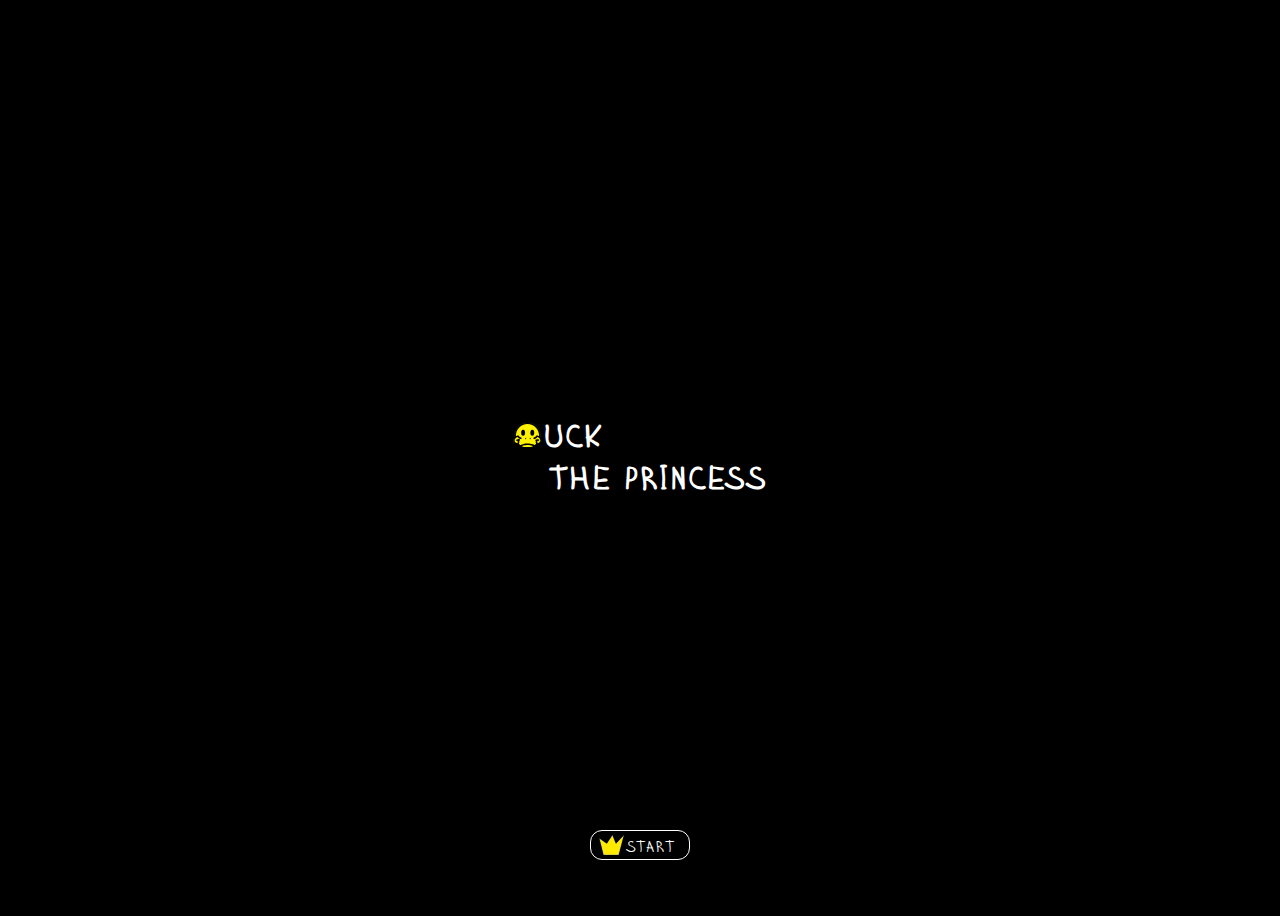
<file: index.html>
<!DOCTYPE html>
<html>
  <head>
    <title>Save the Princess</title>
    <link rel="icon" href="images/favicon.png" type="image/png">
    <meta charset="utf-8">
    <link rel="stylesheet" href="css/style.css">
  </head>

  <body>
    <div class="main">
      <h1 class="main-title"><span class="smile"></span>uck<span class="main-title--view">the Princess</span></h1>
      <a href="take-hero.html" class="link-hero"><button class="button-start">Start</button></a>
    </div>
  </body>
</html>
</file>
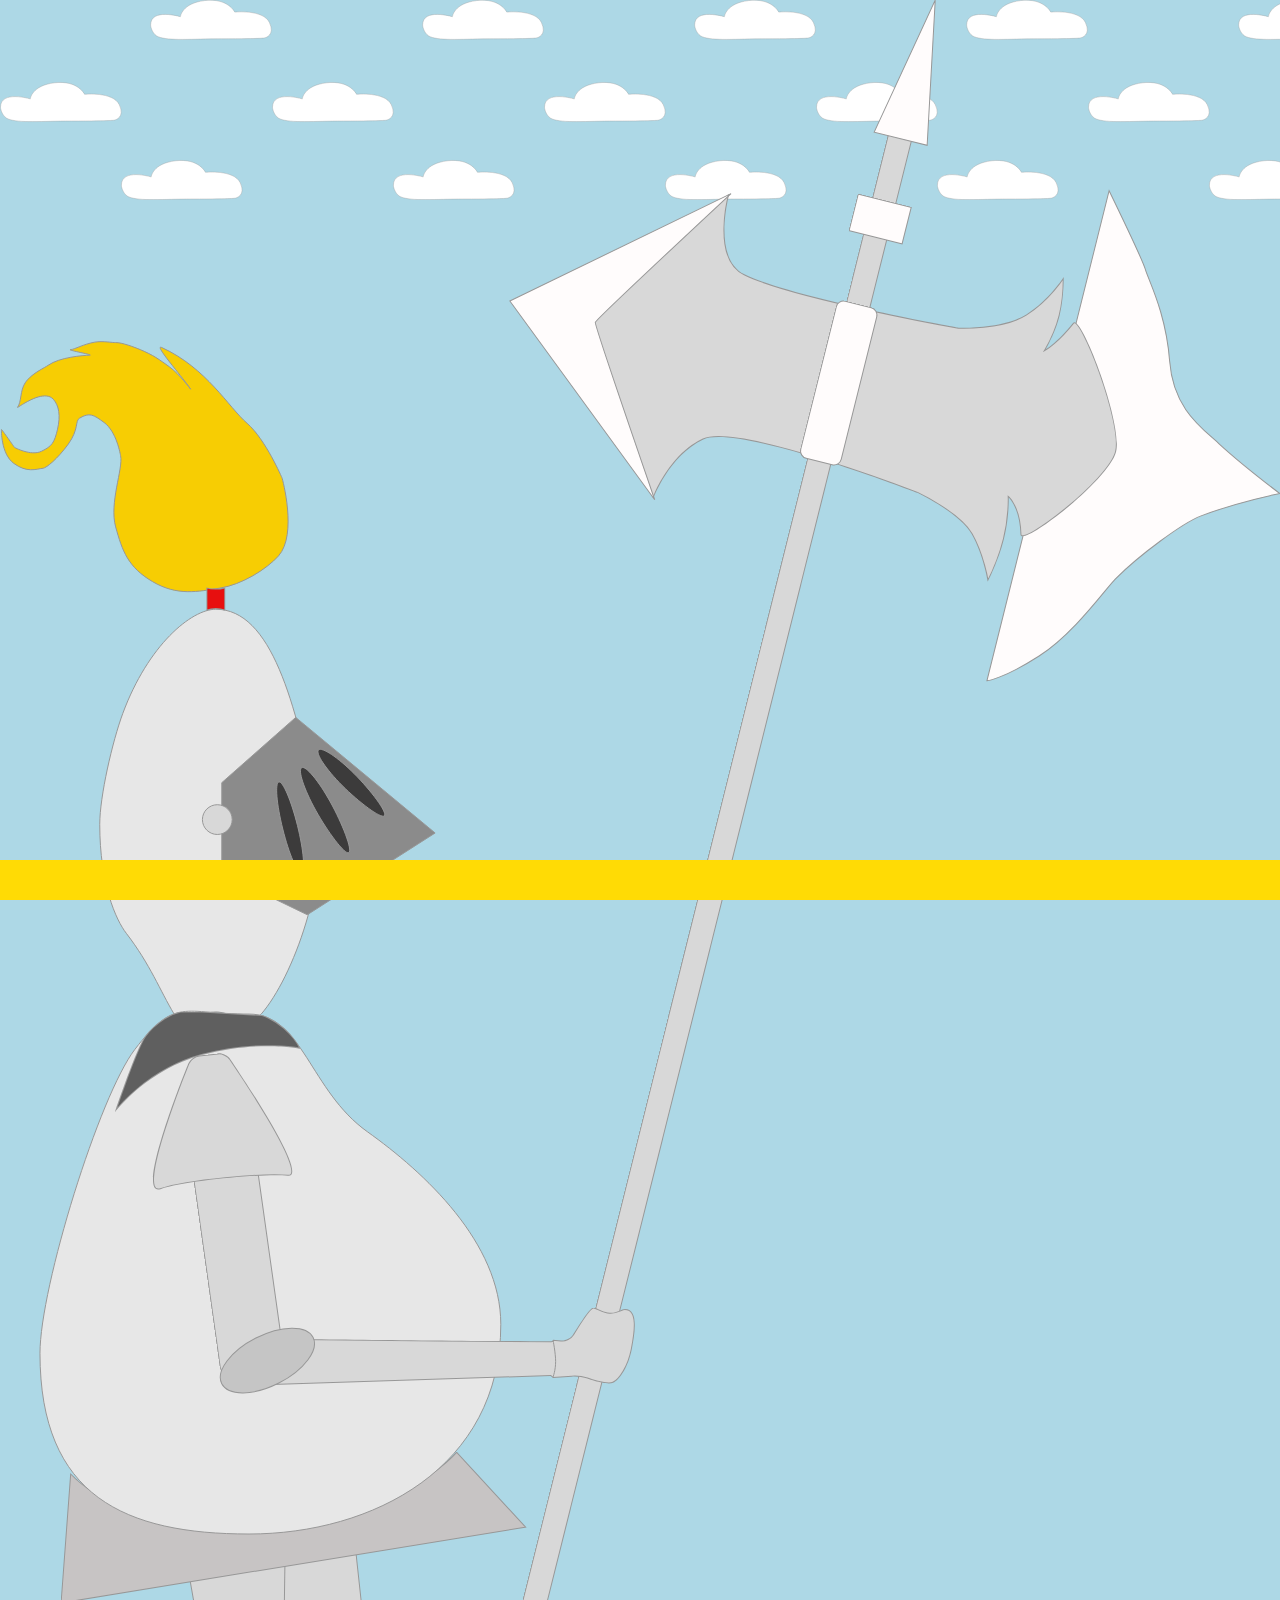
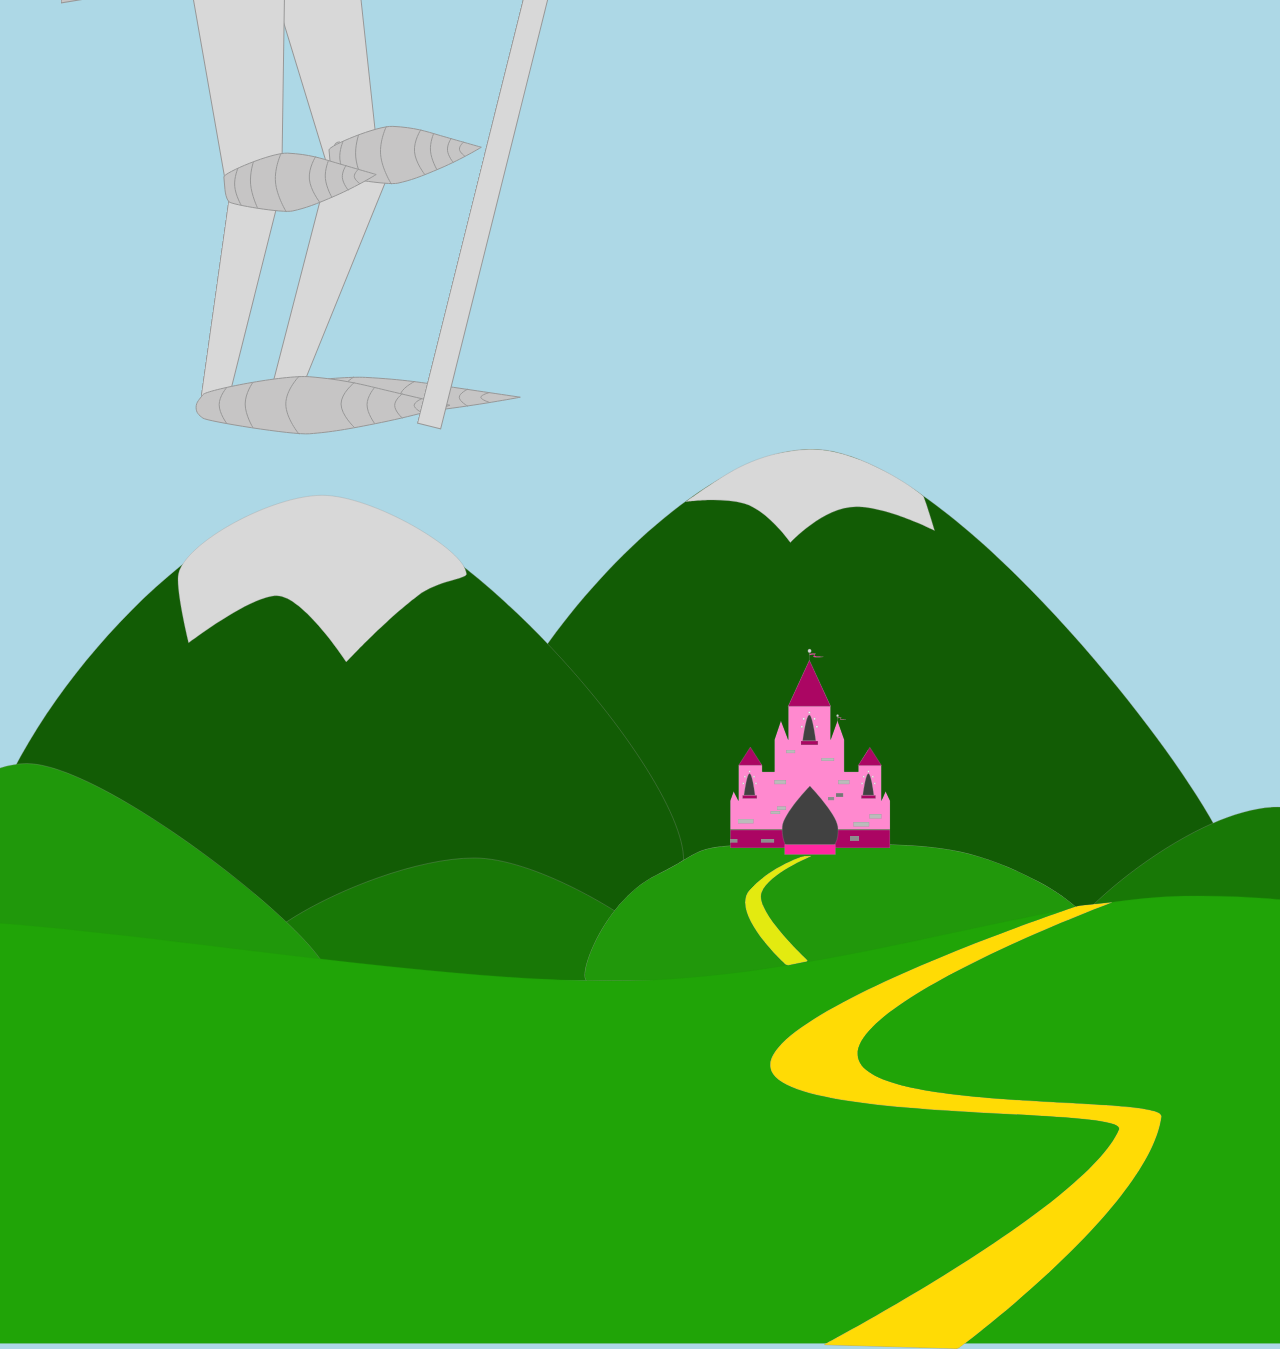
<file: battle.html>
<!DOCTYPE html>
<html>
  <head>
    <title>Save the Princess</title>
    <link rel="icon" href="images/favicon.png" type="image/png">
    <meta charset="utf-8">
    <link rel="stylesheet" href="css/battle.css">
    <link rel="stylesheet" href="css/teke-hero.css">
  </head>

  <body onclick="battleCavalier()">
    <div class="cloud"></div>
    <div id="cavalier">
      <svg
        width="100%"
        height="100%"
        viewBox="0 0 1290 2051"
        xmlns="http://www.w3.org/2000/svg"
        xmlns:xlink="http://www.w3.org/1999/xlink"
      >
        <title>рыцарь1</title><defs><path d="M40.754 17.54c-.228-4.417 3.163-7.997 7.58-7.997h100.289c4.414 0 7.504 3.541 6.9 7.925l-44.76 325.037c-.603 4.376-4.644 8.387-9.022 8.958l-35.528 4.628c-4.38.571-8.116-2.548-8.344-6.962L40.754 17.539z" id="a"/><mask id="o" x="0" y="0" width="114.855" height="346.616" fill="#fff"><use xlink:href="#a"/></mask><path d="M67.239 331.363c-.116-4.415 3.302-7.258 7.616-6.354l46.763 9.8c4.322.905 7.447 5.199 6.98 9.589l-26.149 245.541c-.467 4.39-4.427 7.95-8.841 7.95H82.21c-4.416 0-8.089-3.572-8.205-7.994L67.24 331.363z" id="b"/><mask id="p" x="0" y="0" width="61.408" height="273.047" fill="#fff"><use xlink:href="#b"/></mask><path d="M20.768 14.398c-.228-4.416 3.163-7.996 7.58-7.996h100.289c4.414 0 7.504 3.54 6.9 7.924l-44.76 325.037c-.603 4.377-4.644 8.388-9.022 8.958l-35.528 4.63c-4.38.57-8.116-2.55-8.344-6.964L20.768 14.398z" id="c"/><mask id="q" x="0" y="0" width="114.855" height="346.616" fill="#fff"><use xlink:href="#c"/></mask><path d="M44.405 321.418c0-4.415 3.249-9.508 7.249-11.37l40.73-18.973c4.004-1.864 6.87.183 6.403 4.573L72.639 541.19c-.468 4.39-4.427 7.949-8.842 7.949H52.4a7.998 7.998 0 0 1-7.995-7.995V321.418z" id="d"/><mask id="r" x="0" y="0" width="54.431" height="258.753" fill="#fff"><use xlink:href="#d"/></mask><path d="M234 298s3.692 1.152 8.792 1.152S253 298 253 298v23.453s-4.75-1.694-9.5-1.694-9.5 1.694-9.5 1.694V298z" id="e"/><mask id="s" x="0" y="0" width="19" height="23.453" fill="#fff"><use xlink:href="#e"/></mask><path d="M96.81 1567.4s39.183 41.542 96.678 49.835c57.494 8.293 109.844 13.398 184.525-9.276 74.681-22.674 108.202-62.038 108.202-62.038l70.544 76.54L87 1699l9.81-131.6z" id="f"/><mask id="t" x="0" y="0" width="469.759" height="153.079" fill="#fff"><use xlink:href="#f"/></mask><path d="M106.408 25.134c4.535-6.39 11.873-12.868 18.856-17.437C133.03 2.615 142.047.513 142.047.513h21.242l60.945 3.492s10.685 3.112 22.122 13.141S263 38 263 38s-43.379-9.128-99.71 6.278c-56.333 15.406-87.612 57.853-87.612 57.853s21.151-63.498 30.73-76.997z" id="g"/><mask id="u" x="0" y="0" width="187.322" height="101.618" fill="#fff"><use xlink:href="#g"/></mask><path id="h" d="M330 132h25v1973h-25z"/><mask id="v" x="0" y="0" width="25" height="1973" fill="#fff"><use xlink:href="#h"/></mask><path id="i" d="M315 208h56v39h-56z"/><mask id="w" x="0" y="0" width="56" height="39" fill="#fff"><use xlink:href="#i"/></mask><path d="M53.48 397.556c5.293-17.944 135.922-158.11 135.922-158.11s-2.05 67.376 34.394 75.278c52.717 11.43 222.392 0 222.392 0s43.652-9.073 63.067-29.566 27.377-45.713 27.377-45.713 5.411 20.31 5.411 38.638-5.41 36.64-5.41 36.64 10.033-9.791 20.502-32.784c5.124-11.253 73.323 86.163 73.323 115.617 0 29.454-69.626 117.536-73.323 104.201-7.24-26.115-20.503-33.273-20.503-33.273s5.411 18.943 5.411 41.732c0 22.788-5.41 45.598-5.41 45.598S526 530.625 509.254 513.107c-16.746-17.519-63.067-26.895-63.067-26.895s-192.733-24.155-222.392 0c-29.659 24.155-34.394 69.602-34.394 69.602S48.187 415.5 53.48 397.556z" id="j"/><mask id="x" x="0" y="0" width="577.123" height="316.369" fill="#fff"><use xlink:href="#j"/></mask><rect id="k" x="321" y="316" width="43" height="164" rx="8"/><mask id="y" x="0" y="0" width="43" height="164" fill="#fff"><use xlink:href="#k"/></mask><path d="M125 302a7.889 7.889 0 0 1 8.002-7.902s187.694 2.332 281.544 2.717c1.714.007 1.821-1.52 1.821-1.52l8.1.766c4.395.416 9.825-2.299 12.154-6.048 0 0 14.625-24.386 19.638-27.08 2.331-1.253 9.656 4.562 17.163 5.047 7.506.484 12.004-3.781 15.358-3.781 13.993 0 10.214 23.913 6.898 40.772-3.315 16.859-12.198 30.862-18.843 33.597-6.644 2.736-25.933-4.266-25.933-4.266-4.197-1.365-11.175-2.218-15.57-1.906l-18.965 1.343-2.472-1.908-280.905 8.915A7.702 7.702 0 0 1 125 333v-31z" id="l"/><mask id="z" x="0" y="0" width="373.774" height="77.994" fill="#fff"><use xlink:href="#l"/></mask><rect id="m" x="65.961" y="107.732" width="66" height="219.723" rx="8"/><mask id="A" x="0" y="0" width="66" height="219.723" fill="#fff"><use xlink:href="#m"/></mask><path d="M54.768 14.22c2.054-3.9 7.3-7.061 11.725-7.061h18.982c4.422 0 9.704 3.164 11.772 7.06 0 0 69.257 127.815 45.403 122.917-23.855-4.898-100.989-6.127-129.038 0-28.049 6.128 41.156-122.915 41.156-122.915z" id="n"/><mask id="B" x="0" y="0" width="140.728" height="130.189" fill="#fff"><use xlink:href="#n"/></mask></defs><g transform="translate(-26 -83)" stroke="#979797" fill="none" fill-rule="evenodd"><g transform="translate(258 1515)"><use mask="url(#o)" stroke-width="2" fill="#D8D8D8" transform="rotate(-14 98.171 182.851)" xlink:href="#a"/><use mask="url(#p)" stroke-width="2" fill="#D8D8D8" transform="rotate(16 97.94 461.365)" xlink:href="#b"/><path d="M104.705 356.187c2.842 2.78 53.748 11.262 64.24 8.92 13.142-2.936 22.187-6.153 43.478-15.316 21.29-9.164 40.69-20.894 40.69-20.894s-32.382-9.143-43.607-12.444c-11.226-3.302-23.897-7.55-45.57-8.6-15.964-.772-64.713 19.552-64.348 23.719l1.091 12.476c.195 2.227 1.183 9.36 4.026 12.14z" fill="#C6C5C5"/><path d="M116.743 359.067s-5.456-9.395-6.232-18.269c-.776-8.873 3.1-17.533 3.1-17.533M208.097 351.075s-5.456-9.395-6.232-18.27c-.777-8.873 3.1-17.533 3.1-17.533M133.14 361.485s-5.664-11.773-6.629-22.8c-.965-11.028 2.736-21.692 2.736-21.692M162.264 365.79s-9.409-15.046-10.656-29.31c-1.248-14.264 5.621-28.24 5.621-28.24M195.802 356.003s-9.097-11.473-10.061-22.5c-.965-11.028 6.168-21.992 6.168-21.992M224.69 344.186s-5.176-6.206-5.7-12.192c-.523-5.986 3.588-11.958 3.588-11.958M236.267 337.752s-4.932-3.402-5.233-6.849c-.301-3.446 4.016-7.055 4.016-7.055" stroke-linecap="square"/><g><path d="M17.299 589.811c4.79 2.265 99.699 11.947 118.836 10.96 23.972-1.236 40.659-2.915 80.183-7.969 39.525-5.054 76.07-12 76.07-12s-56.503-8.29-76.07-11.256c-19.566-2.965-41.572-6.674-80.183-8.712-28.44-1.502-115.436 9.4-118.836 12.522-3.4 3.122-7.608 5.044-7.608 8.85 0 3.808 2.818 5.34 7.608 7.605z" fill="#C6C5C5"/><path d="M43.686 593.429s-8.29-6.835-8.29-13.025 8.29-11.95 8.29-11.95M208.378 593.429s-8.29-6.835-8.29-13.025 8.29-11.95 8.29-11.95M72.643 596.096s-8.29-8.493-8.29-16.186c0-7.692 8.29-14.85 8.29-14.85M124.077 600.84s-14.479-10.986-14.479-20.936 14.479-19.21 14.479-19.21M185.61 596.096s-14.478-8.493-14.478-16.186c0-7.692 14.478-14.85 14.478-14.85M239.145 589.665s-8.29-4.61-8.29-8.785c0-4.176 8.29-8.061 8.29-8.061M260.862 585.912s-8.29-2.654-8.29-5.058 8.29-4.64 8.29-4.64" stroke-linecap="square"/></g></g><g transform="translate(200 1562)"><use mask="url(#q)" stroke-width="2" fill="#D8D8D8" transform="rotate(-7 78.185 179.71)" xlink:href="#c"/><use mask="url(#r)" stroke-width="2" fill="#D8D8D8" transform="rotate(8 71.62 419.762)" xlink:href="#d"/><path d="M56.77 336.929c2.846 2.83 53.772 11.535 64.261 9.168 13.14-2.966 22.181-6.224 43.46-15.513 21.28-9.288 40.666-21.19 40.666-21.19s-32.4-9.348-43.632-12.723c-11.232-3.374-23.912-7.715-45.59-8.814-15.966-.81-64.69 19.79-64.32 24.028l1.11 12.691c.199 2.266 1.198 9.522 4.044 12.353z" fill="#C6C5C5"/><path d="M68.813 339.876s-5.47-9.564-6.26-18.59c-.79-9.027 3.074-17.83 3.074-17.83M160.167 331.884s-5.47-9.564-6.26-18.591c-.79-9.027 3.074-17.83 3.074-17.83M85.216 342.36s-5.682-11.983-6.663-23.2c-.982-11.218 2.703-22.06 2.703-22.06M114.351 346.782s-9.432-15.318-10.702-29.827c-1.27-14.51 5.58-28.715 5.58-28.715M147.878 336.878s-9.114-11.683-10.096-22.9c-.981-11.218 6.137-22.36 6.137-22.36M176.753 324.902s-5.186-6.32-5.719-12.41c-.533-6.088 3.57-12.157 3.57-12.157M188.321 318.375s-4.937-3.468-5.243-6.973c-.307-3.506 4.006-7.17 4.006-7.17" stroke-linecap="square"/><g><path d="M30.51 554.899c4.334 3.259 90.22 17.192 107.538 15.772 21.693-1.779 36.793-4.195 72.56-11.468 35.768-7.273 68.838-17.268 68.838-17.268s-51.13-11.93-68.837-16.198c-17.707-4.267-37.62-9.604-72.56-12.537-25.737-2.161-104.462 13.526-107.54 18.02-3.076 4.492-6.884 7.257-6.884 12.736 0 5.48 2.55 7.684 6.885 10.943z" fill="#C6C5C5"/><path d="M54.389 560.105s-7.502-9.835-7.502-18.742c0-8.908 7.502-17.197 7.502-17.197M203.423 560.105s-7.502-9.835-7.502-18.742c0-8.908 7.502-17.197 7.502-17.197M80.593 563.943s-7.502-12.222-7.502-23.291c0-11.07 7.502-21.371 7.502-21.371M127.136 570.77s-13.102-15.81-13.102-30.128S127.136 513 127.136 513M182.82 563.943s-13.102-12.222-13.102-23.291c0-11.07 13.102-21.371 13.102-21.371M231.265 554.689s-7.502-6.634-7.502-12.643c0-6.008 7.502-11.6 7.502-11.6M250.917 549.288s-7.501-3.82-7.501-7.278c0-3.46 7.501-6.679 7.501-6.679" stroke-linecap="square"/></g></g>
        <g class="helmet" transform="translate(0 377)">
        <path d="M149.788 424.883c-10.59 28.548-23.262 83.834-23.262 111.83 0 60.444 16.328 96.349 26.773 109.922 24.139 31.371 33.888 57.54 48.196 81.386 17.348 28.913 18.087-2.182 42.005-2.182 17.45 0 31.37 18.53 45.712 2.182C320.943 691.85 359.266 588.918 345 518.5 324.046 415.07 299.557 320 243.5 320c-24.514 0-68.202 36.11-93.712 104.883z" fill="#E7E7E7"/><path d="M275 132.57c18.79 16.35 35.352 55.386 35.352 55.386s15.712 56.664-3.677 78.3c-12.08 13.479-36.948 28.94-59.154 32.477-22.206 3.537-42.766 8.13-67.734-6.546-24.968-14.675-30.542-30.988-37.232-55.15-6.69-24.16 7.713-58.784 5.002-71.64-.245-1.16-4.038-24.437-16.713-33.646-10.542-7.66-14.468-10.512-24.767-4.24-4.489 2.735-.43 11.153-11.314 26.133-10.884 14.981-22.02 23.842-25.293 24.253-7.425.934-16.292 4.737-29.49-4.852-13.198-9.589-12.56-34.113-12.508-34.186.25-.343 13.075 18.025 13.075 18.025s16.596 9.04 27.22 3.93c10.624-5.112 13.107-8.72 16.215-22.32 3.108-13.6 1.543-23.627-4.233-30.111-10.18-11.428-37.201 9.715-36.059 8.154 4.052-5.539 2.524-17.027 7.63-24.662a28.358 28.358 0 0 1 2.354-3.035c6.782-7.656 17.384-12.223 20.793-14.664 11.565-8.281 35.654-9.994 41.738-10.193 6.083-.2-26.023-5.641-18.516-5.732 3.072-.037 12.675-5.506 23.892-7.445 7.945-1.374 18.221.618 20.804.478 6.23-.34 19.476 4.79 24.951 7.07 12.923 5.383 19.277 10 29.392 17.348 10.115 7.35 21.414 22.554 21.414 22.554-6.344-10.087-38.332-46.247-29.144-42.036 45.455 20.83 67.214 60.001 86.003 76.35z" fill="#F7CD03"/><use mask="url(#s)" stroke-width="2" fill="#E70F0F" xlink:href="#e"/><path fill="#8B8B8B" d="M464.522 545.5L324.032 429l-74.52 65.793v91.44l86.18 41.667z"/><path d="M245 547c8.284 0 15-6.716 15-15 0-8.284-6.716-15-15-15-8.284 0-15 6.716-15 15 0 8.284 6.716 15 15 15z" fill="#D8D8D8"/><path d="M329.741 585.268c4.088-1.02 2.313-22.254-3.963-47.428-6.277-25.174-14.679-44.755-18.767-43.736-4.087 1.02-2.313 22.253 3.963 47.427 6.277 25.174 14.68 44.756 18.767 43.737zM377.565 565.37c4.105-2.277-6.76-29.728-18.614-51.113-11.854-21.385-24.792-36.877-28.898-34.6-4.106 2.275 2.176 21.456 14.03 42.841 11.853 21.385 29.376 45.147 33.482 42.871zM413.373 528.163c3.32-3.32-13.812-25.833-30.367-42.388s-32.667-27.284-35.986-23.965c-3.32 3.32 7.41 19.43 23.965 35.986 16.555 16.555 39.069 33.687 42.388 30.367z" fill="#3C3B3B"/></g><use mask="url(#t)" stroke-width="2" fill="#C7C4C4" xlink:href="#f"/><g transform="translate(66 1102)"><path d="M211 527c124.264 0 253.711-66.66 253.711-211.358 0-82.12-77.081-153.18-134.627-194.182C272.538 80.46 264.741 3 211 3c-66.726 0-73.951-18.011-115.155 35.713C60.314 85.04.289 277.826.289 344.826.289 489.525 86.736 527 211 527z" fill="#E7E7E7"/><use mask="url(#u)" stroke-width="2" fill="#5F5F5F" xlink:href="#g"/></g>
        <g class="ax" transform="rotate(14 317.623 2586.83)">
        <use mask="url(#v)" stroke-width="2" fill="#D8D8D8" xlink:href="#h"/><path fill="#FFFCFC" d="M343.5 0L371 144h-55z"/><use mask="url(#w)" stroke-width="2" fill="#FFFCFC" xlink:href="#i"/><path d="M614.905 212.558c5.677 9.649 30.64 37.37 45.788 83.205 15.149 45.835 47.58 57.457 68.55 68.891 25.916 14.13 71.441 33.846 71.441 33.846s-39.126 18.455-71.44 41.057c-16.669 11.658-51.042 53.605-68.55 82.694-7.095 11.785-26.9 63.208-55.71 93.828C576.171 646.699 560 653 560 653V144s49.227 58.91 54.905 68.558z" fill="#FFFCFC"/><use mask="url(#x)" stroke-width="2" fill="#D8D8D8" xlink:href="#j"/><path d="M.904 398L191 239S89.629 394.928 89.629 398C89.629 401.072 191 557 191 557L.904 398z" fill="#FFFCFC"/><use mask="url(#y)" stroke-width="2" fill="#FFFCFC" xlink:href="#k"/></g><g transform="translate(167 1138)"><use mask="url(#z)" stroke-width="2" fill="#D8D8D8" xlink:href="#l"/><use mask="url(#A)" stroke-width="2" fill="#D8D8D8" transform="rotate(-8 98.961 217.594)" xlink:href="#m"/><use mask="url(#B)" stroke-width="2" fill="#D8D8D8" transform="rotate(-6 77.285 72.253)" xlink:href="#n"/><ellipse fill="#C5C5C5" transform="rotate(-27 128.484 316.156)" cx="128.484" cy="316.156" rx="51.621" ry="25.5"/><path d="M416.5 296.422s2.472 12.084 2.472 20.825c0 8.742-2.472 15.253-2.472 15.253" stroke-linecap="square"/></g></g>
      </svg>
    </div>
    
    <div id="dragon-battle">
    <div id="fire">
      <svg width="400px" viewBox="0 0 542 422" xmlns="http://www.w3.org/2000/svg"><title>fire</title><g fill="none" fill-rule="evenodd"><path d="M48.84 337.513c30.458 18.984 62.634 0 62.634 0s26.92 74.15 72.692 82.247c45.77 8.095 100.659-19.324 100.659-51.586 0-8.872 34.294 35.533 56.324 27.223 22.029-8.31 28.786-32.67 12.524-57.884C332.21 304.233 540.641 1 540.641 1S231.393 108.705 210.109 97.96c-15.603-7.876-66.845-25.73-89.362-12.087-30.928 18.74-32.49 72.64-39.026 72.64C27.044 158.513 1 193.387 1 250.549c0 57.161 17.383 67.98 47.84 86.964z" stroke="#EC0000" fill-opacity=".7" fill="#F8C81C" opacity=".8"/><path d="M464.5 63.5l-177 144" stroke="#FF7D12" stroke-linecap="square" opacity=".7"/><path d="M398.5 150.5l-156 154" stroke="#F00" stroke-linecap="square" opacity=".7"/></g></svg>
    </div>
      <svg width="799px" height="601px" viewBox="0 0 799 601" version="1.1" xmlns="http://www.w3.org/2000/svg" xmlns:xlink="http://www.w3.org/1999/xlink">
          <!-- Generator: Sketch 39.1 (31720) - http://www.bohemiancoding.com/sketch -->
          <title>дракон</title>
          <desc>Created with Sketch.</desc>
          <defs>
              <path d="M14.1744677,54.5016747 C14.1744677,54.5016747 3.80940409,57.0974722 3.37701367,55.8448753 C3.11584742,55.0882998 13.0274454,49.8299484 13.0274454,49.8299484 L20.5449474,51.2456932 L14.8260801,47.9785271 C14.8260801,47.9785271 1.30407594,52.4242392 0.406614553,51.2456932 C-0.468077472,50.0970479 13.0274451,44.2783813 13.0274451,44.2783813 L18.8376366,44.5685806 L15.9665142,43.2787399 C15.9665142,43.2787399 2.85081804,47.6312503 3.01069103,46.6543999 C3.17056402,45.6775494 16.6806255,39.6923523 16.6806255,39.6923523 C16.6806255,39.6923523 24.5018641,45.3497696 37.4740988,45.3497696 C50.4463335,45.3497696 170,1.54159352e-10 170,1.54159352e-10 C170,1.54159352e-10 182.703598,55.9235159 174.84252,64.5183563 C166.981442,73.1131967 116.680518,57.2219276 116.680518,57.2219276 C116.680518,57.2219276 39.4684473,70.1005859 31.2280013,66.1196136 C29.0718882,65.077992 14.1744677,54.5016747 14.1744677,54.5016747 Z" id="path-1"></path>
              <mask id="mask-2" maskContentUnits="userSpaceOnUse" maskUnits="objectBoundingBox" x="0" y="0" width="177.043481" height="67.06792" fill="white">
                  <use xlink:href="#path-1"></use>
              </mask>
              <path d="M13.209713,36.3902333 C13.209713,36.3902333 13.841516,34.0658167 15.5764113,33.3461868 C16.4549015,32.9817915 18.7294293,31.3488756 18.7294293,31.3488756 L28.0146933,32.7212021 L19.8306561,27.2400308 C19.8306561,27.2400308 15.1241217,28.7474868 13.9590835,28.4629734 C12.9872768,28.225649 11.4902873,27.1019308 9.90513518,27.2400308 C7.81656342,27.4219893 5.70254233,28.9276696 5.70254233,28.9276696 C5.70254233,28.9276696 6.1776742,25.0890995 9.90513506,24.0265549 C10.6715065,23.8080942 12.1523598,24.675512 13.2097129,24.689316 C14.8932683,24.7112952 19.8306561,23.2873321 19.8306561,23.2873321 L27.5401982,25.4753552 L20.7998848,20.6345096 C20.7998848,20.6345096 14.8777726,21.5086799 13.209713,21.2090469 C12.2135766,21.0301112 12.7831936,20.0555452 11.3032516,20.054859 C8.31775718,20.0534748 6.84437909,22.3197563 6.84437909,22.3197563 C6.84437909,22.3197563 6.94891914,19.2102048 9.90513506,18.2823251 C11.4153844,17.8082969 12.8228586,16.8510576 13.9590836,16.6960331 C16.0093793,16.4162943 22.1322603,16.6960331 22.1322603,16.6960331 L28.0146941,18.2823251 L20.7998848,13.7652593 C20.7998848,13.7652593 15.6847396,13.4937438 13.9590836,12.5885632 C13.4595241,12.3265228 10.7220874,13.1996147 10.7220874,13.1996147 L6.23039983,15.1066752 C6.23039983,15.1066752 6.51386311,12.7436511 8.90855744,11.1328942 C11.3032518,9.52213738 13.9590836,8.92091042 13.9590836,8.92091042 L22.7364245,8.92091042 C22.7364245,8.92091042 31.0618454,13.1514532 35.9760485,15.1066752 C47.1672895,19.5593526 57.2037592,28.9276701 57.2037592,28.9276701 L88.6526537,48.0725408 L74.108037,64.106793 C74.108037,64.106793 67.5945957,54.478954 55.203763,48.0725408 C51.0181529,45.9084613 39.0156203,41.5105716 35.9760485,41.4734846 C29.207678,41.3909011 28.3065831,38.6816903 19.8306561,39.0203678 C19.8306561,39.0203678 20.5199909,37.1461898 18.7294293,36.7599385 C16.9037101,36.3661031 15.7152205,37.8023727 15.5764113,38.0526211 C14.4904661,40.0103874 13.9590836,41.4734852 13.9590836,41.4734852 L13.209713,36.3902333 Z" id="path-3"></path>
              <mask id="mask-4" maskContentUnits="userSpaceOnUse" maskUnits="objectBoundingBox" x="0" y="0" width="82.9501114" height="55.1858826" fill="white">
                  <use xlink:href="#path-3"></use>
              </mask>
              <polygon id="path-5" points="86.6075051 155.446699 147.607505 155.446699 147.607505 227.04801 86.6075051 229.446699"></polygon>
              <mask id="mask-6" maskContentUnits="userSpaceOnUse" maskUnits="objectBoundingBox" x="0" y="0" width="61" height="74" fill="white">
                  <use xlink:href="#path-5"></use>
              </mask>
              <polygon id="path-7" points="67.0190552 536.878836 160.983312 540 132.472874 716.93241 102.032962 684.310535 88.3191632 670.879309"></polygon>
              <mask id="mask-8" maskContentUnits="userSpaceOnUse" maskUnits="objectBoundingBox" x="0" y="0" width="93.9642563" height="180.053574" fill="white">
                  <use xlink:href="#path-7"></use>
              </mask>
              <polygon id="path-9" points="92.9857349 669.290038 82.0097809 553.959761 165.105834 560 165.105835 629.961485"></polygon>
              <mask id="mask-10" maskContentUnits="userSpaceOnUse" maskUnits="objectBoundingBox" x="0" y="0" width="83.0960541" height="115.330276" fill="white">
                  <use xlink:href="#path-9"></use>
              </mask>
              <path d="M243,743.728838 C243,743.728838 277.906986,750.388241 294.652672,750.388241 C303.872106,750.388241 340.361702,746.991808 370.865829,739.147268 C372.019308,738.850635 370.160653,720.731891 368.316168,704.954716 C366.884797,692.711202 385.928207,689.766273 385.928207,689.766273 C385.928207,689.766273 374.845923,696.923085 375.073685,702.888828 C375.501086,714.083733 379.039865,735.274203 380.899765,734.543603 C387.269563,732.041438 394.304137,729.122159 400.555646,726.474195 C410.597557,722.220724 420.499527,726.474197 420.499527,726.474197 C420.499527,726.474197 407.596894,724.88505 397.354575,731.687493 C391.51821,735.563719 385.935033,739.629801 382.788682,742.843486 C382.31109,743.331298 404.331608,737.080026 420.499527,734.543603 C433.322578,732.531922 445.514359,750.388242 445.514359,750.388242 C445.514359,750.388242 439.1006,744.594847 431.550312,741.685772 C427.934166,740.292495 424.057317,739.560837 420.499532,740.444149 C402.870732,744.820953 380.285856,749.996759 380.899765,750.388241 C386.765935,754.129023 402.48977,758.098092 411.617004,760.938012 C421.450242,763.997603 428.221893,755.415543 428.221893,755.415543 L420.499527,767.145364 L380.899765,758.063264 C380.899765,758.063264 388.30283,770.313726 395.34506,782.339454 C402.225371,794.088679 421.548664,800.249888 420.499527,799.93576 C418.845355,799.440475 396.783666,799.568487 389.737701,787.792189 C379.360632,770.448438 367.239631,749.503687 365.46196,750.388241 C347.346145,759.402515 317.549275,771.762082 309.961044,772.27461 C290.758182,773.571621 243,776.017926 243,776.017926 L243,743.728838 Z" id="path-11"></path>
              <mask id="mask-12" maskContentUnits="userSpaceOnUse" maskUnits="objectBoundingBox" x="0" y="0" width="202.514359" height="110.180929" fill="white">
                  <use xlink:href="#path-11"></use>
              </mask>
              <path d="M161.446484,725.73848 C161.446484,725.73848 193.985448,732.82351 209.047066,733.258373 C219.533316,733.561135 238.090088,727.951354 238.090088,727.951354 C238.090088,727.951354 249.610001,731.543208 257.931516,738.059155 C266.253031,744.575103 268.992783,752.148911 268.992783,752.148911 C268.992783,752.148911 238.680988,763.80734 218.097951,766.829003 C197.95038,769.786737 157.002038,766.829005 157.002038,766.829005 L161.446484,725.73848 Z" id="path-13"></path>
              <mask id="mask-14" maskContentUnits="userSpaceOnUse" maskUnits="objectBoundingBox" x="0" y="0" width="111.990746" height="42.4050719" fill="white">
                  <use xlink:href="#path-13"></use>
              </mask>
              <path d="M121.641756,706.507791 C106.112545,688.181203 91.9446333,668.218022 91.9446333,668.218022 L166.340149,628.083292 C166.340149,628.083292 167.087484,656.449374 168.81234,668.218023 C170.825122,681.95119 185.455162,706.507791 185.455162,706.507791 C185.455162,706.507791 177.199722,712.873041 174.366066,716.445238 C167.357818,725.280057 155.929451,743.728838 155.929451,743.728838 C155.929451,743.728838 137.170967,724.83438 121.641756,706.507791 Z" id="path-15"></path>
              <mask id="mask-16" maskContentUnits="userSpaceOnUse" maskUnits="objectBoundingBox" x="0" y="0" width="93.5105286" height="115.645546" fill="white">
                  <use xlink:href="#path-15"></use>
              </mask>
              <path d="M230.646468,509.216824 C232.00197,500.859482 228.132069,468.970435 228.132069,468.970435 L252,471 L251.999999,505.208087 L225.643235,521.553181 C225.643235,521.553181 229.290966,517.574165 230.646468,509.216824 Z" id="path-17"></path>
              <mask id="mask-18" maskContentUnits="userSpaceOnUse" maskUnits="objectBoundingBox" x="0" y="0" width="26.3567646" height="52.5827455" fill="white">
                  <use xlink:href="#path-17"></use>
              </mask>
              <path d="M232.386463,511.260582 C236.59131,494.447301 236.166662,464.497014 232.386463,448.222622 C228.628399,432.043523 200,410 200,410 L304.570313,410 L304.570313,481.958847 C304.570313,481.958847 283.982248,497.005216 270.393333,503.847717 C256.603868,510.791203 222.435173,523.316811 222.435173,523.316811 C222.435173,523.316811 230.178285,520.090089 232.386463,511.260582 Z" id="path-19"></path>
              <mask id="mask-20" maskContentUnits="userSpaceOnUse" maskUnits="objectBoundingBox" x="0" y="0" width="104.570313" height="113.316811" fill="white">
                  <use xlink:href="#path-19"></use>
              </mask>
              <path d="M186.177252,316.167813 C186.177252,316.167813 218.076315,302.719226 240.177797,290.511169 C254.598725,282.545571 259.851771,274.559437 261.761227,269.970833 C262.778199,267.526953 262.14567,264.802837 262.14567,264.802837 C262.14567,264.802837 266.800964,271.870895 267.000002,274.839882 C268.185389,292.521956 267,328 267,328 L154.422617,328 L186.177252,316.167813 Z" id="path-21"></path>
              <mask id="mask-22" maskContentUnits="userSpaceOnUse" maskUnits="objectBoundingBox" x="0" y="0" width="113.104223" height="63.1971633" fill="white">
                  <use xlink:href="#path-21"></use>
              </mask>
              <path d="M113.527815,313.366336 C113.527815,313.366336 211.08622,316.785252 247.624739,305.438602 C257.013204,302.523114 261.258776,286.227182 263.141733,273.975396 C264.34299,266.159209 258.2675,262.526359 258.2675,262.526359 C258.2675,262.526359 268.068889,266.509939 272.277484,273.310525 C275.771927,278.957126 279.764388,284.796505 282.672758,287.25593 C287.366876,291.225448 291.454173,282.901902 297.363844,287.25593 C342.751005,320.695515 349.096662,323.601978 349.096662,323.601978 L400.901106,455.515632 L113.527815,412.352681 L113.527815,313.366336 Z" id="path-23"></path>
              <mask id="mask-24" maskContentUnits="userSpaceOnUse" maskUnits="objectBoundingBox" x="0" y="0" width="287.373291" height="192.989273" fill="white">
                  <use xlink:href="#path-23"></use>
              </mask>
              <polygon id="path-25" points="263.435616 265.770826 262.762073 265.770826 306.442886 362.579259 307.16941 362.579259"></polygon>
              <mask id="mask-26" maskContentUnits="userSpaceOnUse" maskUnits="objectBoundingBox" x="0" y="0" width="44.4073372" height="96.8084335" fill="white">
                  <use xlink:href="#path-25"></use>
              </mask>
              <path d="M266.810404,289.511417 C266.810404,281.407911 263,266 263,266 L264,266 C264,266 267.611125,281.681362 267.611125,289.511417 C267.611125,311.348029 264,355.868645 264,355.868645 L263,355.483421 C263,355.483421 266.810404,311.074577 266.810404,289.511417 Z" id="path-27"></path>
              <mask id="mask-28" maskContentUnits="userSpaceOnUse" maskUnits="objectBoundingBox" x="0" y="0" width="4.61112499" height="89.8686447" fill="white">
                  <use xlink:href="#path-27"></use>
              </mask>
              <path d="M221.131147,561.892087 C227.390199,543.015615 242.785735,498.305513 243.386583,476.839909 C244.05723,452.880687 216.331196,401.696438 216.331196,401.696438 L265.642018,404.789395 L265.642018,561.89208 L221.131147,565.942609 C221.131147,565.942609 218.713056,569.184726 221.131147,561.892087 Z" id="path-29"></path>
              <mask id="mask-30" maskContentUnits="userSpaceOnUse" maskUnits="objectBoundingBox" x="0" y="0" width="49.3108214" height="164.96437" fill="white">
                  <use xlink:href="#path-29"></use>
              </mask>
              <path d="M406.747912,409.939383 L428.000001,388.774594 C428.000001,388.774594 482.790022,461.274493 508.031871,497.621945 C534.078632,535.128446 583.611773,613.663235 583.611773,613.663235 C583.611773,613.663235 565.724856,606.619718 544.85924,600.374219 C537.064962,598.041234 523.748636,584.396399 499.907595,582.303204 C476.066554,580.21001 467.891663,581.933454 451.540869,592.181058 C426.35153,607.968081 405.479491,634.379178 405.479491,634.379178 L406.747912,409.939383 Z" id="path-31"></path>
              <mask id="mask-32" maskContentUnits="userSpaceOnUse" maskUnits="objectBoundingBox" x="0" y="0" width="178.132282" height="245.604584" fill="white">
                  <use xlink:href="#path-31"></use>
              </mask>
              <path d="M293.664003,551.42369 C293.664003,551.42369 311.857655,515.53292 332.988483,511.971611 C343.813117,510.147268 387.492954,533.643145 387.492954,533.643145 L406.241386,630.324753 C406.241386,630.324753 395.467459,570.692947 357.927202,545.227771 C320.386946,519.762596 293.664003,551.42369 293.664003,551.42369 Z" id="path-33"></path>
              <mask id="mask-34" maskContentUnits="userSpaceOnUse" maskUnits="objectBoundingBox" x="0" y="0" width="112.577383" height="118.454136" fill="white">
                  <use xlink:href="#path-33"></use>
              </mask>
              <path d="M152.590232,333.739192 C152.590232,333.739192 270.70388,359.559934 329.286087,363.869595 C362.507136,366.313536 428,354 428,354 L428,394 L145,394 L152.590232,333.739192 Z" id="path-35"></path>
              <mask id="mask-36" maskContentUnits="userSpaceOnUse" maskUnits="objectBoundingBox" x="0" y="0" width="283" height="60.2608084" fill="white">
                  <use xlink:href="#path-35"></use>
              </mask>
              <path d="M103.085415,439.200587 L174.549412,439.200587 C174.549412,439.200587 278.344903,412.568655 301.925594,402.977708 C341.596614,386.842359 372.25619,336.97246 372.25619,336.97246 C372.25619,336.97246 391.904778,383.085283 394.281246,386.471503 C396.657714,389.857722 425.974223,396.877505 488.981868,431.64445 C551.989513,466.411394 626.559169,509.487856 626.559169,509.487856 C626.559169,509.487856 575.845088,511.975497 562.477443,509.487856 C549.109798,507.000216 517.792659,512.13576 500.765742,527.496142 C491.789107,535.594176 484.164257,545.906992 480.183253,561.855151 C477.371223,573.120327 472.734267,593.692562 470.891704,601.921832 C470.394933,604.140519 470.891689,607.326586 470.891689,607.326586 C470.891689,607.326586 452.002376,569.77617 439.645076,561.855149 C427.287776,553.934129 398.453853,531.937501 372.25619,542.464692 C346.058528,552.991883 333.299693,578.488526 333.299693,578.488526 C333.299693,578.488526 285.812992,531.082119 253.215053,522.775117 C221.284949,514.638301 147.759059,547.02228 147.759059,547.02228 L103.085415,439.200587 Z" id="path-37"></path>
              <mask id="mask-38" maskContentUnits="userSpaceOnUse" maskUnits="objectBoundingBox" x="0" y="0" width="523.473754" height="270.354126" fill="white">
                  <use xlink:href="#path-37"></use>
              </mask>
              <path d="M356.799822,485.120203 C368.987093,440.597527 390.501497,337.601938 390.501497,337.601938 L391.97037,337.601938 C391.97037,337.601938 366.034933,458.184596 359.396429,482.63244 C344.980798,535.721379 328.381918,570.458811 328.381918,570.458811 L327.266224,570.458811 C327.266224,570.458811 347.760757,518.141818 356.799822,485.120203 Z" id="path-39"></path>
              <mask id="mask-40" maskContentUnits="userSpaceOnUse" maskUnits="objectBoundingBox" x="0" y="0" width="64.7041454" height="232.856873" fill="white">
                  <use xlink:href="#path-39"></use>
              </mask>
              <path d="M445.583604,550.138251 C422.19251,507.092039 348.361535,372.0259 348.361535,372.0259 L349.025423,371.333915 C349.025423,371.333915 420.650281,501.009705 447.396752,550.138251 C465.358754,583.131277 483.150841,617.69863 483.150841,617.69863 L483.150841,620.07626 C483.150841,620.07626 467.122279,589.775492 445.583604,550.138251 Z" id="path-41"></path>
              <mask id="mask-42" maskContentUnits="userSpaceOnUse" maskUnits="objectBoundingBox" x="0" y="0" width="134.789307" height="248.742345" fill="white">
                  <use xlink:href="#path-41"></use>
              </mask>
              <polygon id="path-43" points="7.251455 463.090681 7.251455 296.245726 86.4279153 296.245726 108.220449 557.639647 21.7896783 494.699278"></polygon>
              <mask id="mask-44" maskContentUnits="userSpaceOnUse" maskUnits="objectBoundingBox" x="0" y="0" width="100.968994" height="261.393921" fill="white">
                  <use xlink:href="#path-43"></use>
              </mask>
              <polygon id="path-45" points="51.0927869 213.260997 78.4325123 216.351632 118.971563 207.056703 128.779859 284.497354 37.1445104 312.801386 24.0154872 322.673158"></polygon>
              <mask id="mask-46" maskContentUnits="userSpaceOnUse" maskUnits="objectBoundingBox" x="0" y="0" width="104.764371" height="115.616455" fill="white">
                  <use xlink:href="#path-45"></use>
              </mask>
              <path d="M89,294 C89,287.353744 134.2976,283.766054 145.983312,294 C157.669023,304.233946 175.084689,585.496735 175.084689,585.496735 L71.87073,553.36615 C71.87073,553.36615 89,300.646256 89,294 Z" id="path-47"></path>
              <mask id="mask-48" maskContentUnits="userSpaceOnUse" maskUnits="objectBoundingBox" x="0" y="0" width="103.213959" height="297.896759" fill="white">
                  <use xlink:href="#path-47"></use>
              </mask>
              <polygon id="path-49" points="108.345611 88.5320615 160.970786 90.1119643 160.970786 186.83948 152.44718 180.338769 93.5937031 176.474992 82.6693257 180.338771"></polygon>
              <mask id="mask-50" maskContentUnits="userSpaceOnUse" maskUnits="objectBoundingBox" x="0" y="0" width="78.3014605" height="98.3074188" fill="white">
                  <use xlink:href="#path-49"></use>
              </mask>
              <polygon id="path-51" points="104 76 160.983312 76 164.31282 147.092018 156.933084 144.061589 111.030523 144.061589 104 147.092018"></polygon>
              <mask id="mask-52" maskContentUnits="userSpaceOnUse" maskUnits="objectBoundingBox" x="0" y="0" width="60.3128204" height="71.0920181" fill="white">
                  <use xlink:href="#path-51"></use>
              </mask>
              <path d="M63.1415375,104.295164 C63.1415375,104.295164 59.8065065,94.2640395 59.6196297,88.2430396 C59.3341144,79.0440001 58.348069,59.308 58.348069,59.308 L74.0965451,63.1701624 C74.0965451,63.1701624 71.0712981,83.2044048 72.8909052,101.105787 C73.1831614,103.981017 79.5984546,105.910606 79.8489036,108.199983 C80.6588855,115.604102 79.1050885,126.263351 77.8428772,126.263353 C76.5806659,126.263355 72.8909052,111.273054 72.8909052,111.273054 L63.1415375,104.295164 Z" id="path-53"></path>
              <mask id="mask-54" maskContentUnits="userSpaceOnUse" maskUnits="objectBoundingBox" x="0" y="0" width="21.7247635" height="66.9553528" fill="white">
                  <use xlink:href="#path-53"></use>
              </mask>
              <path d="M48.1617929,55.3065227 C47.9604823,42.7647033 35.7527412,14.487856 35.7527412,14.487856 L48.1617934,18.1902711 L60.192795,76.9523166 L44.5662653,89.0608752 C44.5662653,89.0608752 48.3861424,69.2836801 48.1617929,55.3065227 Z" id="path-55"></path>
              <mask id="mask-56" maskContentUnits="userSpaceOnUse" maskUnits="objectBoundingBox" x="0" y="0" width="24.4400537" height="74.5730193" fill="white">
                  <use xlink:href="#path-55"></use>
              </mask>
              <path d="M83.6360383,64.9329882 L80.8195046,61.460934 L77.5246934,33 L121.262345,33.0000007 L158.284856,0.558266401 C158.284856,0.558266401 145.959351,26.2716262 139.951852,39.4133651 C133.944352,52.555104 160.983312,88.3375175 160.983312,88.3375175 L133.821763,88.3375175 C133.821763,88.3375175 134.224255,94.3893395 136.924699,99.9165809 C143.243838,112.85053 155.149406,132.355889 153.741681,132.458947 C151.338741,132.634863 113.991446,91.7777243 113.991446,91.7777243 L83.6360383,94 L83.6360383,64.9329882 Z" id="path-57"></path>
              <mask id="mask-58" maskContentUnits="userSpaceOnUse" maskUnits="objectBoundingBox" x="0" y="0" width="83.4586182" height="131.901247" fill="white">
                  <use xlink:href="#path-57"></use>
              </mask>
              <path d="M15.7224283,520.146625 C14.8540153,518.595542 32.6230523,534.635309 32.6230523,534.635309 C32.6230523,534.635309 20.1747037,509.863606 22.0649034,511.83605 C22.8844253,512.691229 35.1595201,527.885709 35.1595201,527.885709 C35.1595201,527.885709 23.2630507,503.959925 23.5262652,502.59156 C23.8761503,500.772623 40.8568406,527.885709 40.8568406,527.885709 C40.8568406,527.885709 28.032042,495.628944 28.727778,493.705005 C29.1798296,492.454934 48.2848661,534.63531 48.2848661,534.63531 C48.2848661,534.63531 53.0300154,532.79443 70.4001535,542.54023 C78.9723278,547.349789 87.6176982,550.941329 94.3208177,550.941329 C117.026756,550.941329 194.382234,530.832266 194.382234,530.832266 C194.382234,530.832266 215.691787,535.00955 219.01053,557.560767 C222.329274,580.111983 227.310579,594.686179 206.0497,610.113944 C184.78882,625.541709 42.3882743,550.941329 42.3882743,550.941329 C42.3882743,550.941329 16.5329565,521.594319 15.7224283,520.146625 Z" id="path-59"></path>
              <mask id="mask-60" maskContentUnits="userSpaceOnUse" maskUnits="objectBoundingBox" x="0" y="0" width="206.316194" height="118.537105" fill="white">
                  <use xlink:href="#path-59"></use>
              </mask>
              <path d="M29.8896398,21.1023015 L31.5729445,20.050456 C31.5729445,20.050456 38.7199527,16.9901258 43.0177039,18.7946794 C51.1705198,22.21791 61.4487452,27.9973468 64.6776333,32.8729022 C69.6086276,40.3186032 70.0786147,51.0117255 66.3267782,46.578695 C63.0132452,42.6635474 51.5218923,30.2346783 41.8604877,25.428254 C40.5825084,24.7924758 39.445891,22.2159979 38.3554895,21.7079544 C36.6631839,20.9194698 33.359279,21.0788629 31.4656585,21.9535509 C30.4521324,22.4217118 28.0480407,24.0891155 28.0480407,24.0891155 L29.8896398,21.1023015 L0.783918425,62.2241781" id="path-61"></path>
              <mask id="mask-62" maskContentUnits="userSpaceOnUse" maskUnits="objectBoundingBox" x="0" y="0" width="68.0228904" height="43.9990583" fill="white">
                  <use xlink:href="#path-61"></use>
              </mask>
              <path d="M65.9343803,54.1113347 L66.5657511,62.7316935 C66.5657511,62.7316935 54.3021707,61.9507086 47.876433,62.9478624 C41.4506953,63.9450163 36.9592086,67.3260732 36.9592086,67.3260732 C36.9592086,67.3260732 38.3121249,61.0996721 45.8257238,57.8289098 C53.3393226,54.5581474 65.9343803,54.1113347 65.9343803,54.1113347" id="path-63"></path>
              <mask id="mask-64" maskContentUnits="userSpaceOnUse" maskUnits="objectBoundingBox" x="0" y="0" width="29.6065425" height="13.2147385" fill="white">
                  <use xlink:href="#path-63"></use>
              </mask>
              <path d="M37.4774324,34.095818 C39.3392954,33.7682944 42.5780753,36.1383338 44.6472074,36.4007385 C49.2999749,36.9907967 53.7647915,35.3419076 57.3088606,35.6406686 C61.8823726,36.0262106 64.2940534,40.6506636 64.2940534,40.6506636 C64.2940534,40.6506636 64.7565522,40.4701302 64.9284801,40.6506636 C66.1253162,41.9074046 68.8356933,42.2962785 62.9655145,45.9713574 C57.2046728,49.5779848 48.6071378,44.592051 40.0693802,41.9755848 C38.6575952,41.5429316 37.6140134,38.4237073 36.1520349,38.2711838 C35.1434926,38.1659658 33.1354365,39.8466143 32.3068825,39.7756393 C29.0215281,39.4942117 25.2302364,42.7389058 25.2302364,42.7389058 C25.2302364,42.7389058 29.7498096,35.4551979 37.4774324,34.095818 Z" id="path-65"></path>
              <mask id="mask-66" maskContentUnits="userSpaceOnUse" maskUnits="objectBoundingBox" x="0" y="0" width="41.3741254" height="13.1716867" fill="white">
                  <use xlink:href="#path-65"></use>
              </mask>
              <path d="M28.2304981,52.0860729 C28.2304981,52.0860729 28.5125726,44.766146 34.1270964,41.8826656 C37.4665443,40.1676079 45.483733,41.7375857 48.7849678,42.6397524 C57.6364798,45.0587079 63.389302,47.3381422 63.389302,47.3381422 L61.5320558,55.0542668 C61.5320558,55.0542668 42.7873764,50.8744999 39.1724901,49.5002228 C35.5576038,48.1259457 38.0523204,45.4274511 34.3719811,46.3747339 C30.6916417,47.3220167 28.2304981,52.0860729 28.2304981,52.0860729 Z" id="path-67"></path>
              <mask id="mask-68" maskContentUnits="userSpaceOnUse" maskUnits="objectBoundingBox" x="0" y="0" width="35.1588039" height="13.9385334" fill="white">
                  <use xlink:href="#path-67"></use>
              </mask>
              <path d="M63.8316543,63.5462761 L63.8316543,56.4616018 L58.990603,53.3710325 L58.990603,47.2746486 L57.5806078,44.4454348 L57.5806078,37.020204 C57.5806078,37.020204 58.990603,35.8986197 58.990603,35.8986197 C58.990603,35.8986197 59.0520697,25.3903767 58.990603,24.8243623 C58.6991706,22.1407174 72.3682492,41.7309259 72.3682492,41.7309259 L140.150578,32.9582342 L140.150578,72.9169023 L74.6205006,62.2984507 L63.8316543,63.5462761 Z" id="path-69"></path>
              <mask id="mask-70" maskContentUnits="userSpaceOnUse" maskUnits="objectBoundingBox" x="0" y="0" width="82.5699703" height="48.3450737" fill="white">
                  <use xlink:href="#path-69"></use>
              </mask>
              <path d="M129.901098,51.6871664 C128.901956,40.5806467 120.157249,30.0184986 120.157249,30.0184986 L147.804956,30.0184986 C147.804956,30.0184986 191.908701,-9.8965708 201.754777,2.4582428 C211.600852,14.8130564 196.174055,57.0719901 196.174057,65.8370202 C196.174059,74.6020502 124.167981,74.6020511 124.167981,74.6020511 C124.167981,74.6020511 130.900239,62.793686 129.901098,51.6871664 Z" id="path-71"></path>
              <mask id="mask-72" maskContentUnits="userSpaceOnUse" maskUnits="objectBoundingBox" x="0" y="0" width="84.8823529" height="74.516576" fill="white">
                  <use xlink:href="#path-71"></use>
              </mask>
          </defs>
          <g id="Page-1" stroke="none" stroke-width="1" fill="none" fill-rule="evenodd">
              <g id="дракон" transform="translate(419.730185, 222.126482) rotate(-44.000000) translate(-419.730185, -222.126482) translate(39.230185, -177.873518)" stroke="#979797">
                  <g id="голова" transform="translate(0.000000, 0.000000)">
                      <g id="нога" transform="translate(8.000000, 476.000000)" stroke-width="2" fill="#912525">
                          <use id="Rectangle-32" mask="url(#mask-2)" xlink:href="#path-1"></use>
                      </g>
                      <g id="правая-рука" transform="translate(41.000000, 292.000000)" stroke-width="2" fill="#912525">
                          <use id="Rectangle-31" mask="url(#mask-4)" transform="translate(47.177598, 36.513852) rotate(-12.000000) translate(-47.177598, -36.513852) " xlink:href="#path-3"></use>
                      </g>
                      <g id="туловко-с-крылом" transform="translate(101.000000, 0.000000)">
                          <use id="Rectangle-8" mask="url(#mask-6)" stroke-width="2" fill="#B31212" transform="translate(117.107505, 192.446699) rotate(29.000000) translate(-117.107505, -192.446699) " xlink:href="#path-5"></use>
                          <use id="Rectangle-35" mask="url(#mask-8)" stroke-width="2" fill="#650808" xlink:href="#path-7"></use>
                          <use id="Rectangle-34" mask="url(#mask-10)" stroke-width="2" fill="#B31212" xlink:href="#path-9"></use>
                          <use id="Rectangle-38" mask="url(#mask-12)" stroke-width="2" fill="#B31212" xlink:href="#path-11"></use>
                          <use id="Rectangle-37" mask="url(#mask-14)" stroke-width="2" fill="#B31212" transform="translate(212.997410, 746.941016) rotate(28.000000) translate(-212.997410, -746.941016) " xlink:href="#path-13"></use>
                          <use id="Rectangle-36" mask="url(#mask-16)" stroke-width="2" fill="#B31212" xlink:href="#path-15"></use>
                          <use id="Rectangle-24" mask="url(#mask-18)" stroke-width="2" fill="#B31212" xlink:href="#path-17"></use>
                          <use id="Rectangle-23" mask="url(#mask-20)" stroke-width="2" fill="#EA2F2F" xlink:href="#path-19"></use>
                          <use id="Rectangle-20" mask="url(#mask-22)" stroke-width="2" fill="#B31212" xlink:href="#path-21"></use>
                          <use id="Rectangle-19" mask="url(#mask-24)" stroke-width="2" fill="#EA2F2F" xlink:href="#path-23"></use>
                          <use id="Rectangle-21" mask="url(#mask-26)" stroke-width="2" fill="#D8D8D8" xlink:href="#path-25"></use>
                          <use id="Rectangle-22" mask="url(#mask-28)" stroke-width="2" fill="#D8D8D8" xlink:href="#path-27"></use>
                          <use id="Rectangle-18" mask="url(#mask-30)" stroke-width="2" fill="#B31212" transform="translate(240.986607, 484.178623) rotate(-52.000000) translate(-240.986607, -484.178623) " xlink:href="#path-29"></use>
                          <use id="Rectangle-16" mask="url(#mask-32)" stroke-width="2" fill="#B31212" xlink:href="#path-31"></use>
                          <use id="Rectangle-17" mask="url(#mask-34)" stroke-width="2" fill="#B0ADAD" xlink:href="#path-33"></use>
                          <use id="Rectangle-15" mask="url(#mask-36)" stroke-width="2" fill="#B31212" xlink:href="#path-35"></use>
                          <use id="Rectangle-12" mask="url(#mask-38)" stroke-width="2" fill="#CF3939" transform="translate(364.822292, 472.149523) rotate(25.000000) translate(-364.822292, -472.149523) " xlink:href="#path-37"></use>
                          <use id="Rectangle-13" mask="url(#mask-40)" stroke-width="2" fill="#D8D8D8" transform="translate(359.618297, 454.030374) rotate(19.000000) translate(-359.618297, -454.030374) " xlink:href="#path-39"></use>
                          <use id="Rectangle-14" mask="url(#mask-42)" stroke-width="2" fill="#D8D8D8" transform="translate(415.756188, 495.705087) rotate(33.000000) translate(-415.756188, -495.705087) " xlink:href="#path-41"></use>
                          <use id="Rectangle-10" mask="url(#mask-44)" stroke-width="2" fill="#D63535" transform="translate(57.735952, 426.942686) rotate(3.000000) translate(-57.735952, -426.942686) " xlink:href="#path-43"></use>
                          <use id="Rectangle-9" mask="url(#mask-46)" stroke-width="2" fill="#B31212" transform="translate(76.397673, 264.864930) rotate(20.000000) translate(-76.397673, -264.864930) " xlink:href="#path-45"></use>
                          <use id="Rectangle-11" mask="url(#mask-48)" stroke-width="2" fill="#B31212" xlink:href="#path-47"></use>
                          <path d="M111.846156,178.840781 L92.7412614,218.77827" id="Line" stroke-linecap="square"></path>
                          <path d="M94.1799412,220.167587 L55.9207894,297.214569" id="Line" stroke-linecap="square"></path>
                          <use id="Rectangle-7" mask="url(#mask-50)" stroke-width="2" fill="#B31111" transform="translate(121.820056, 137.685771) rotate(-5.000000) translate(-121.820056, -137.685771) " xlink:href="#path-49"></use>
                          <path d="M112.527815,177.330722 L113.509282,112.131872" id="Line" stroke-linecap="square"></path>
                          <use id="Rectangle-6" mask="url(#mask-52)" stroke-width="2" fill="#B31111" xlink:href="#path-51"></use>
                          <use id="Rectangle-5" mask="url(#mask-54)" stroke-width="2" fill="#FF2F2F" transform="translate(69.210451, 92.785676) rotate(80.000000) translate(-69.210451, -92.785676) " xlink:href="#path-53"></use>
                          <path d="M43.181189,69.4091718 C46.1356102,62.4073469 50.0118078,43.179156 50.0118078,43.179156 L39.8281607,29.8162305 L56.8021006,37.1748683 L72.4189752,74.3973527 L76.8125509,94.5848005 L29.1896605,96.7361152 C29.1896605,96.7361152 38.8985833,79.5587246 43.181189,69.4091718 Z" id="Triangle" fill="#D53636" transform="translate(53.001106, 63.276173) rotate(-88.000000) translate(-53.001106, -63.276173) "></path>
                          <g id="Group" transform="translate(87.621853, 109.899689) rotate(4.000000) translate(-87.621853, -109.899689) translate(28.121853, 64.899689)">
                              <use id="Rectangle-4" mask="url(#mask-56)" stroke-width="2" fill="#6E0606" transform="translate(47.972768, 51.774366) rotate(48.000000) translate(-47.972768, -51.774366) " xlink:href="#path-55"></use>
                              <path d="M60.6795538,44.0255214 C63.6339751,37.2350107 71.3319243,9.26920471 71.3319243,9.26920471 L56.846196,-11.8881876 L78.5044402,3.88905617 L76.8469351,28.4505604 L65.9707762,67.3224295 L78.5044402,68.7893083 C78.5044402,68.7893083 64.1904104,98.1009857 56.846196,101.416239 C49.0831006,104.92058 48.1318822,82.438991 42.8546675,82.4389908 C41.2410913,82.4389907 40.7012011,64.5002264 40.7012011,64.5002264 C40.7012011,64.5002264 56.3969482,53.8687619 60.6795538,44.0255214 Z" id="Triangle" fill="#D53636" transform="translate(59.602821, 44.949476) scale(1, -1) rotate(-60.000000) translate(-59.602821, -44.949476) "></path>
                          </g>
                          <path d="M216.059374,84.6862401 C216.602385,78.934096 222.25249,70.2992848 222.25249,65.9689606 C222.25249,55.3553888 217.892168,34.086501 217.892168,34.086501 C217.892168,34.086501 224.808233,52.9750457 225.916622,63.399041 C226.418143,68.1156714 220.849469,84.6862401 220.849469,84.6862401 L225.916622,109.553592 C225.916622,109.553592 238.893113,121.370169 238.089127,121.370169 C236.643306,121.370169 215.606267,133.288527 210.55857,130.081916 C210.534094,130.066367 190.544118,123.725139 171.327042,118.116011 C165.007905,116.271566 157.158833,119.170046 151.8795,116.237838 C141.000376,110.195435 135.558225,97.7235535 136.25989,97.022765 C136.961554,96.3219765 139.914237,106.656476 153.562171,111.910186 C158.543724,113.827812 167.383664,111.066155 172.506356,111.910186 C184.672589,113.914733 196.087454,115.09505 194.634472,113.386817 C191.069077,109.195075 182.06695,98.7963236 178.725777,94.1771916 C169.095906,80.8640089 157.009698,59.136649 161.891536,63.399041 C166.773374,67.6614331 168.938647,72.3308844 178.725777,84.6862401 C185.539348,93.2877495 194.459046,102.886855 194.201427,102.437995 C190.240967,95.5375248 189.891604,82.7195717 186.118465,74.0112217 C181.129557,62.4968964 173.1566,55.5041496 172.506355,52.6393994 C172.324213,51.8369485 182.179082,59.746683 189.6441,72.2054814 C195.040758,81.2122755 197.772381,94.5631166 201.317921,99.3329915 C203.77212,102.634668 205.334313,105.545266 205.232745,105.160735 C203.366891,98.0966831 200.829172,94.7066864 199.092456,88.4780873 C197.074507,81.2408644 194.225253,76.5441099 194.634471,76.0611447 C195.143432,75.4604619 199.366848,79.9988707 202.756356,86.3624714 C208.05948,96.3187698 214.475087,109.743261 216.059375,109.553595 C217.698666,109.357345 217.892168,109.553592 217.892168,109.553592 C217.892168,109.553592 214.778844,98.2509866 216.059374,84.6862401 Z" id="Triangle-3" fill="#D63535" transform="translate(187.162329, 82.358101) scale(-1, 1) rotate(-79.000000) translate(-187.162329, -82.358101) "></path>
                          <use id="Rectangle-3" mask="url(#mask-58)" stroke-width="2" fill="#D63535" xlink:href="#path-57"></use>
                          <polygon id="Triangle-2" fill="#000000" transform="translate(93.648296, 57.947819) scale(-1, 1) rotate(-74.000000) translate(-93.648296, -57.947819) " points="93.648296 43.6099469 97.6288718 72.2856918 89.66772 68.9429658"></polygon>
                      </g>
                      <use id="Rectangle-33" mask="url(#mask-60)" stroke-width="2" fill="#B31212" transform="translate(118.849701, 552.946311) rotate(-27.000000) translate(-118.849701, -552.946311) " xlink:href="#path-59"></use>
                      <g id="левая-рука" transform="translate(28.000000, 321.000000)" stroke-width="2">
                          <use id="Rectangle-27" mask="url(#mask-62)" fill="#C84A4A" xlink:href="#path-61"></use>
                          <use id="Rectangle-30" mask="url(#mask-64)" fill="#C84A4A" xlink:href="#path-63"></use>
                          <use id="Rectangle-28" mask="url(#mask-66)" fill="#C84A4A" xlink:href="#path-65"></use>
                          <use id="Rectangle-29" mask="url(#mask-68)" fill="#C84A4A" xlink:href="#path-67"></use>
                          <use id="Rectangle-26" mask="url(#mask-70)" fill="#B52727" xlink:href="#path-69"></use>
                          <use id="Rectangle-25" mask="url(#mask-72)" fill="#9C0B0B" xlink:href="#path-71"></use>
                      </g>
                  </g>
              </g>
          </g>
      </svg>
    </div>
    <div class="castle"></div>
    <div class="platform"></div>
    <script src="js/main.js"></script>
  </body>
</html>
</file>
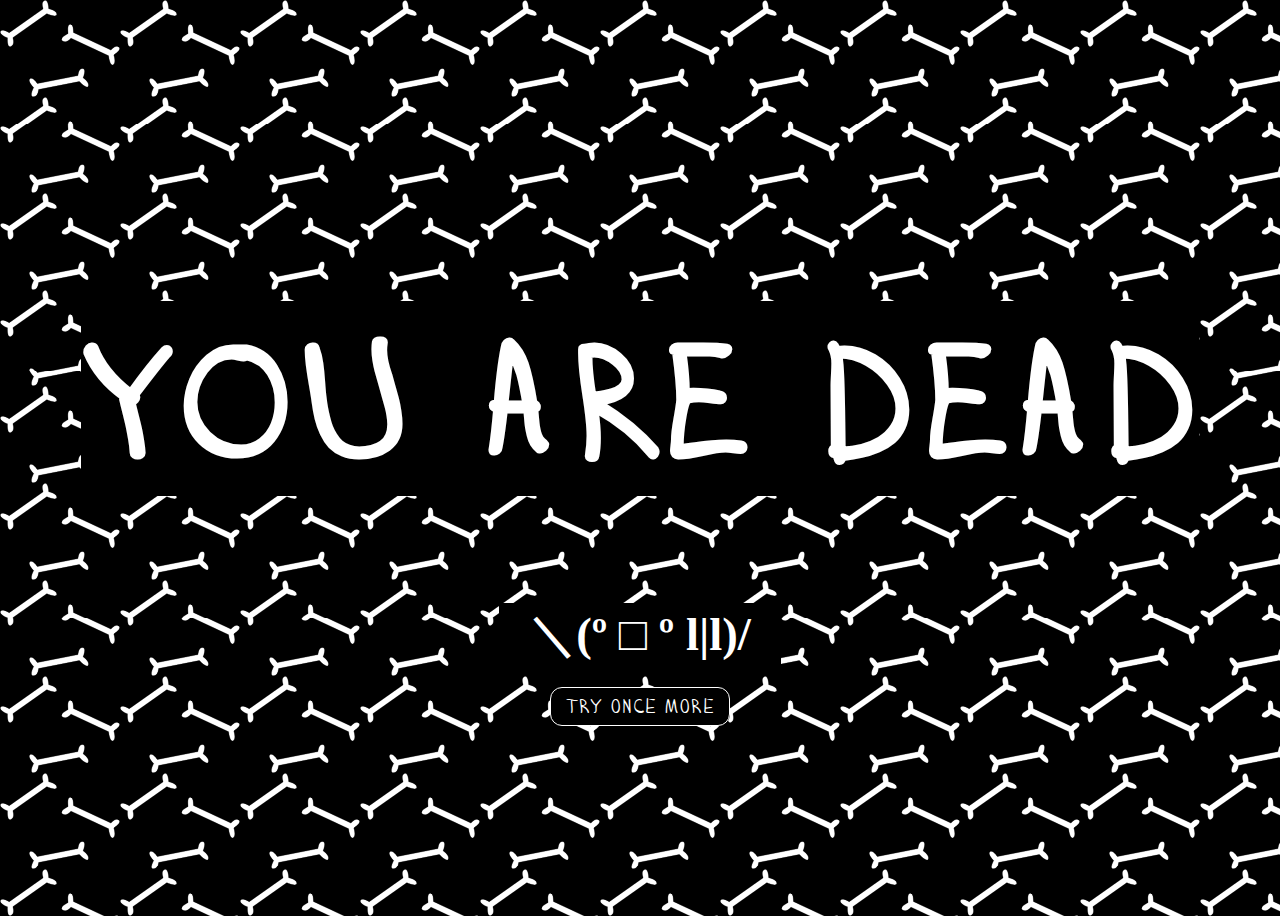
<file: dead.html>
<!DOCTYPE html>
<html>
  <head>
    <title>Save the Princess</title>
    <link rel="icon" href="images/favicon.png" type="image/png">
    <meta charset="utf-8">
    <link rel="stylesheet" href="css/dead.css">
  </head>

  <body class="dead-page">
    <div>
      <h1 class="dead-title">you are dead</h1>
      <h3 class="dead-smile">＼(º □ º l|l)/</h3>
      <a href="take-hero.html" class="link-again">Try once more</a>
    </div>
  </body>
</html>
</file>
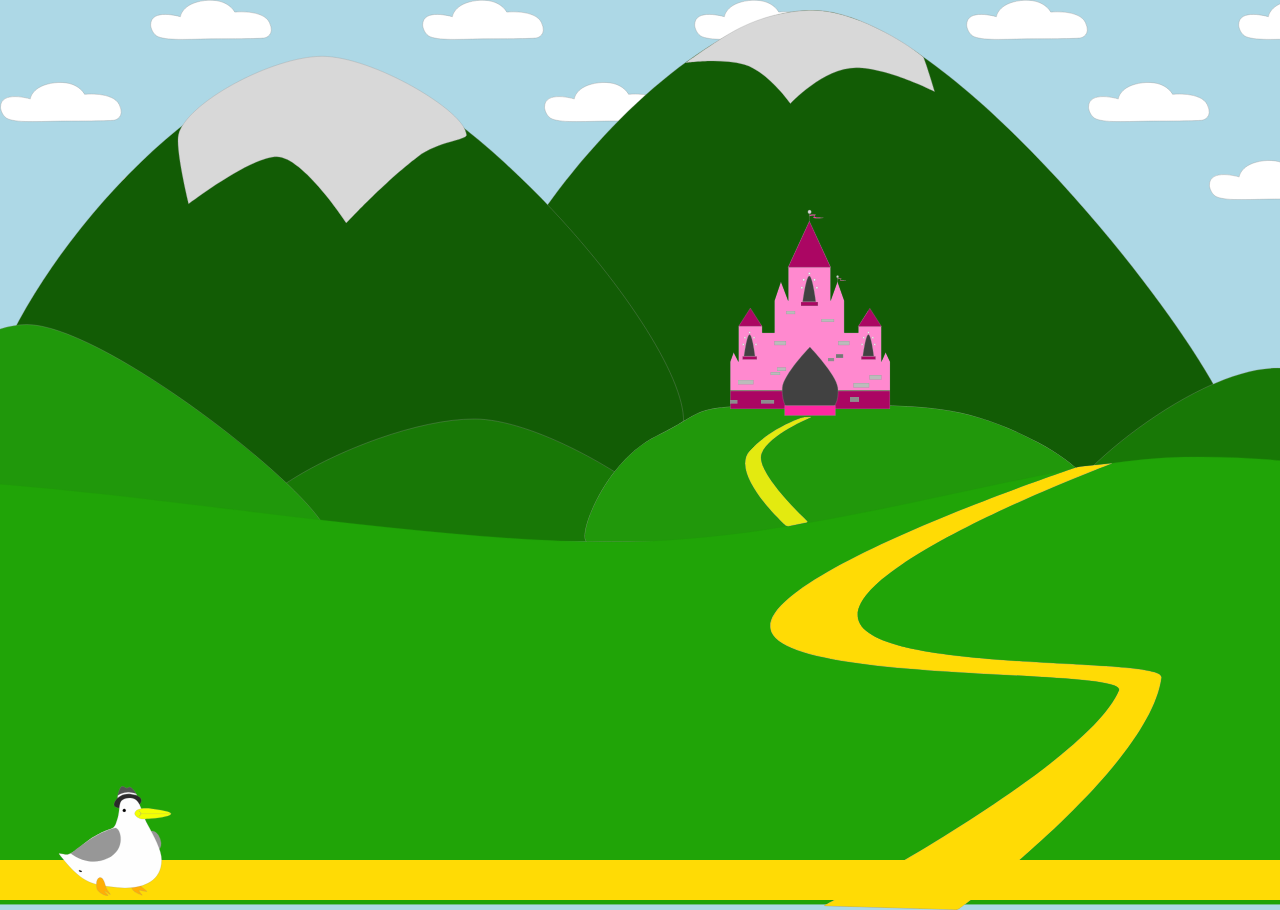
<file: duck-battle.html>
<!DOCTYPE html>
<html>
  <head>
    <title>Save the Princess</title>
    <link rel="icon" href="images/favicon.png" type="image/png">
    <meta charset="utf-8">
    <link rel="stylesheet" href="css/duck-battle.css">
    <link rel="stylesheet" href="css/battle.css">
    <link rel="stylesheet" href="css/teke-hero.css">
  </head>

  <body onclick="battleDuck()">
    <div class="cloud"></div>
    <div class="castle"></div>
    <div class="platform"></div>
    <img class="weapons" id="weapons" src="images/weapons.svg">
    <img id="glasses" src="images/glasses.svg">
    <div id="shot">
    <svg class="shot" width="4759px" height="77px" viewBox="0 0 4759 77" version="1.1" xmlns="http://www.w3.org/2000/svg" xmlns:xlink="http://www.w3.org/1999/xlink">
      <defs></defs>
      <g id="Page-1" stroke="none" stroke-width="1" fill="none" fill-rule="evenodd" stroke-linecap="square">
        <g transform="translate(7.000000, 0.000000)" stroke="#FFD300" stroke-width="15">
          <path d="M0.5,40.5 L228.5,40.5" id="Line" class="a"></path>
          <path d="M310.5,18.5 L538.5,18.5" id="Line" class="b"></path>
          <path d="M633.5,69.5 L861.5,69.5" id="Line" class="c"></path>
          <path d="M988.5,40.5 L1216.5,40.5" id="Line" class="a"></path>
          <path d="M1298.5,18.5 L1526.5,18.5" id="Line" class="b"></path>
          <path d="M1621.5,69.5 L1849.5,69.5" id="Line" class="c"></path>
          <path d="M1975.5,29.5 L2203.5,29.5" id="Line" class="a"></path>
          <path d="M2285.5,7.5 L2513.5,7.5" id="Line" class="b"></path>
          <path d="M2608.5,58.5 L2836.5,58.5" id="Line" class="c"></path>
          <path d="M2918.5,29.5 L3146.5,29.5" id="Line" class="a"></path>
          <path d="M3228.5,7.5 L3456.5,7.5" id="Line" class="b"></path>
          <path d="M3551.5,58.5 L3779.5,58.5" id="Line" class="c"></path>
          <path d="M3883.5,29.5 L4111.5,29.5" id="Line" class="a"></path>
          <path d="M4193.5,7.5 L4421.5,7.5" id="Line" class="b"></path>
          <path d="M4516.5,58.5 L4744.5,58.5" id="Line" class="c"></path>
        </g>
      </g>
    </svg>
    </div>
    <div class="duck">
      <svg
        width="230"
        height="110"
        viewBox="0 0 523 511"
        xmlns="http://www.w3.org/2000/svg"
      >
      <title>утко</title><g transform="matrix(-1 0 0 1 522 -11)" stroke="#979797" fill="none" fill-rule="evenodd"><path d="M197.212 102.466c24.547 3.888 47.247-10.649 50.703-32.468 2.842-17.941-10.374-56.379-19.574-57.836-9.199-1.457-18.633 9.033-22.997 8.342-5.111-.81-6.703-4.93-13.555-4.774-6.851.156-30.03 22.913-32.766 40.189-3.455 21.82 13.642 42.659 38.189 46.547z" fill="#545454"/><path d="M202 115c35.346 0 63.165.56 63.165-17.941C265.165 78.558 237.346 48 202 48c-35.346 0-64.514 11.674-64.514 30.176C137.486 96.677 166.654 115 202 115z" fill="#2A2A2A"/><path d="M160.212 54.11c1.527-.39 23.873-6.791 37.306-6.791 12.25 0 26.052 3.479 34.73 8.284 1.908 1.057 15.662 10.355 15.662 10.355s-.142-2.189 0-4.48c.202-3.27-.911-5.634-.911-5.875 0-1.933-26.012-17.139-51.086-15.267-25.074 1.871-34.779 6.948-34.779 8.328 0 .732-2.45 5.837-.922 5.447z" fill="#FFF"/><path d="M112.447 499.707c-3.204 5.55 31.711-6.6 35.868-4.2 4.7 2.713-19.34 25.3-13 22.516 9.79-4.3 35.956-12.278 43.917-26.067 13.117-22.719 14.057-46.733 2.1-53.636-11.957-6.904-25.527 9.818-38.643 32.537-8.557 14.821-27.038 23.3-30.242 28.85z" fill="#FFAE05"/><ellipse fill="#979797" transform="rotate(20 76.386 264.71)" cx="76.386" cy="264.71" rx="27" ry="46.5"/><path d="M216.789 484.397c33.972-.593 105.612-7.264 150.094-22.44 76.981-26.262 142.976-123.335 152.78-133.55 9.805-10.215-28.853 2.749-38.926.68-34.471-7.082-62.095-42.557-100.061-68.009-35.525-23.815-67.94-39.126-82.107-43.952-29.308-9.985-34.033-12.4-42.181-31.584-30.824-72.568 4.108-111.961-61.583-118.312-55.341-5.35-54.559 64.489-84.586 120.864-30.028 56.375-67.215 120.47-66.383 168.117 1.648 94.426 80.188 129.805 172.953 128.186z" fill="#FEFEFE"/><path d="M282.355 514.003c-1.55 6.217 21.087-14.637 25.745-13.476 5.266 1.313-15.982 14.297-15.164 19.668.818 5.37 46.336-11.42 51.48-32.051 6.347-25.455.631-48.797-12.766-52.137-13.397-3.34-21.83 16.474-28.177 41.928-4.14 16.606-19.568 29.85-21.118 36.068z" fill="#FFAE05"/><circle fill="#000" cx="217.5" cy="124.5" r="7.5"/><path d="M90.866 162.335c49.911 4.59 48.972 1.474 58.914-2.808 9.942-4.28 19.344-13.956 19.344-20.025 0-5.214-5.222-15.402-16.191-19.245-15.563-5.454-35.824-7.02-62.067-3.588C47.858 122.293 0 129.997 0 139.502c0 9.505 40.955 18.242 90.866 22.833z" fill="#F3FF03"/><path d="M1.5 139.5h138" stroke-linecap="square"/><path d="M149.829 151.146c.14 0-9.29-.852-9.29-11.494 0-10.643 9.43-11.926 9.29-11.926-.14 0-9.29 2.857-9.29 11.926 0 9.069 9.15 11.494 9.29 11.494z" fill="#D8D8D8"/><ellipse fill="#000" transform="rotate(-21 421.5 406.5)" cx="421.5" cy="406.5" rx="7.5" ry="3.5"/><path d="M295.094 347.02c91.754 42.329 170.132-22.814 170.132-22.814s-67.138-53.268-111.44-78.845c-33.08-19.099-69.143-34.346-93.6-39.536-24.458-5.19-56.845 98.865 34.908 141.194z" fill="#979797"/></g></svg>
    </div>

    <div id="dragon-battle">
      <div id="fire">
      <svg width="400px" viewBox="0 0 542 422" xmlns="http://www.w3.org/2000/svg"><title>fire</title><g fill="none" fill-rule="evenodd"><path d="M48.84 337.513c30.458 18.984 62.634 0 62.634 0s26.92 74.15 72.692 82.247c45.77 8.095 100.659-19.324 100.659-51.586 0-8.872 34.294 35.533 56.324 27.223 22.029-8.31 28.786-32.67 12.524-57.884C332.21 304.233 540.641 1 540.641 1S231.393 108.705 210.109 97.96c-15.603-7.876-66.845-25.73-89.362-12.087-30.928 18.74-32.49 72.64-39.026 72.64C27.044 158.513 1 193.387 1 250.549c0 57.161 17.383 67.98 47.84 86.964z" stroke="#EC0000" fill-opacity=".7" fill="#F8C81C" opacity=".8"/><path d="M464.5 63.5l-177 144" stroke="#FF7D12" stroke-linecap="square" opacity=".7"/><path d="M398.5 150.5l-156 154" stroke="#F00" stroke-linecap="square" opacity=".7"/></g></svg>
    </div>
      <svg width="799px" height="601px" viewBox="0 0 799 601" version="1.1" xmlns="http://www.w3.org/2000/svg" xmlns:xlink="http://www.w3.org/1999/xlink">
          <title>дракон</title>
          <defs>
              <path d="M14.1744677,54.5016747 C14.1744677,54.5016747 3.80940409,57.0974722 3.37701367,55.8448753 C3.11584742,55.0882998 13.0274454,49.8299484 13.0274454,49.8299484 L20.5449474,51.2456932 L14.8260801,47.9785271 C14.8260801,47.9785271 1.30407594,52.4242392 0.406614553,51.2456932 C-0.468077472,50.0970479 13.0274451,44.2783813 13.0274451,44.2783813 L18.8376366,44.5685806 L15.9665142,43.2787399 C15.9665142,43.2787399 2.85081804,47.6312503 3.01069103,46.6543999 C3.17056402,45.6775494 16.6806255,39.6923523 16.6806255,39.6923523 C16.6806255,39.6923523 24.5018641,45.3497696 37.4740988,45.3497696 C50.4463335,45.3497696 170,1.54159352e-10 170,1.54159352e-10 C170,1.54159352e-10 182.703598,55.9235159 174.84252,64.5183563 C166.981442,73.1131967 116.680518,57.2219276 116.680518,57.2219276 C116.680518,57.2219276 39.4684473,70.1005859 31.2280013,66.1196136 C29.0718882,65.077992 14.1744677,54.5016747 14.1744677,54.5016747 Z" id="path-1"></path>
              <mask id="mask-2" maskContentUnits="userSpaceOnUse" maskUnits="objectBoundingBox" x="0" y="0" width="177.043481" height="67.06792" fill="white">
                  <use xlink:href="#path-1"></use>
              </mask>
              <path d="M13.209713,36.3902333 C13.209713,36.3902333 13.841516,34.0658167 15.5764113,33.3461868 C16.4549015,32.9817915 18.7294293,31.3488756 18.7294293,31.3488756 L28.0146933,32.7212021 L19.8306561,27.2400308 C19.8306561,27.2400308 15.1241217,28.7474868 13.9590835,28.4629734 C12.9872768,28.225649 11.4902873,27.1019308 9.90513518,27.2400308 C7.81656342,27.4219893 5.70254233,28.9276696 5.70254233,28.9276696 C5.70254233,28.9276696 6.1776742,25.0890995 9.90513506,24.0265549 C10.6715065,23.8080942 12.1523598,24.675512 13.2097129,24.689316 C14.8932683,24.7112952 19.8306561,23.2873321 19.8306561,23.2873321 L27.5401982,25.4753552 L20.7998848,20.6345096 C20.7998848,20.6345096 14.8777726,21.5086799 13.209713,21.2090469 C12.2135766,21.0301112 12.7831936,20.0555452 11.3032516,20.054859 C8.31775718,20.0534748 6.84437909,22.3197563 6.84437909,22.3197563 C6.84437909,22.3197563 6.94891914,19.2102048 9.90513506,18.2823251 C11.4153844,17.8082969 12.8228586,16.8510576 13.9590836,16.6960331 C16.0093793,16.4162943 22.1322603,16.6960331 22.1322603,16.6960331 L28.0146941,18.2823251 L20.7998848,13.7652593 C20.7998848,13.7652593 15.6847396,13.4937438 13.9590836,12.5885632 C13.4595241,12.3265228 10.7220874,13.1996147 10.7220874,13.1996147 L6.23039983,15.1066752 C6.23039983,15.1066752 6.51386311,12.7436511 8.90855744,11.1328942 C11.3032518,9.52213738 13.9590836,8.92091042 13.9590836,8.92091042 L22.7364245,8.92091042 C22.7364245,8.92091042 31.0618454,13.1514532 35.9760485,15.1066752 C47.1672895,19.5593526 57.2037592,28.9276701 57.2037592,28.9276701 L88.6526537,48.0725408 L74.108037,64.106793 C74.108037,64.106793 67.5945957,54.478954 55.203763,48.0725408 C51.0181529,45.9084613 39.0156203,41.5105716 35.9760485,41.4734846 C29.207678,41.3909011 28.3065831,38.6816903 19.8306561,39.0203678 C19.8306561,39.0203678 20.5199909,37.1461898 18.7294293,36.7599385 C16.9037101,36.3661031 15.7152205,37.8023727 15.5764113,38.0526211 C14.4904661,40.0103874 13.9590836,41.4734852 13.9590836,41.4734852 L13.209713,36.3902333 Z" id="path-3"></path>
              <mask id="mask-4" maskContentUnits="userSpaceOnUse" maskUnits="objectBoundingBox" x="0" y="0" width="82.9501114" height="55.1858826" fill="white">
                  <use xlink:href="#path-3"></use>
              </mask>
              <polygon id="path-5" points="86.6075051 155.446699 147.607505 155.446699 147.607505 227.04801 86.6075051 229.446699"></polygon>
              <mask id="mask-6" maskContentUnits="userSpaceOnUse" maskUnits="objectBoundingBox" x="0" y="0" width="61" height="74" fill="white">
                  <use xlink:href="#path-5"></use>
              </mask>
              <polygon id="path-7" points="67.0190552 536.878836 160.983312 540 132.472874 716.93241 102.032962 684.310535 88.3191632 670.879309"></polygon>
              <mask id="mask-8" maskContentUnits="userSpaceOnUse" maskUnits="objectBoundingBox" x="0" y="0" width="93.9642563" height="180.053574" fill="white">
                  <use xlink:href="#path-7"></use>
              </mask>
              <polygon id="path-9" points="92.9857349 669.290038 82.0097809 553.959761 165.105834 560 165.105835 629.961485"></polygon>
              <mask id="mask-10" maskContentUnits="userSpaceOnUse" maskUnits="objectBoundingBox" x="0" y="0" width="83.0960541" height="115.330276" fill="white">
                  <use xlink:href="#path-9"></use>
              </mask>
              <path d="M243,743.728838 C243,743.728838 277.906986,750.388241 294.652672,750.388241 C303.872106,750.388241 340.361702,746.991808 370.865829,739.147268 C372.019308,738.850635 370.160653,720.731891 368.316168,704.954716 C366.884797,692.711202 385.928207,689.766273 385.928207,689.766273 C385.928207,689.766273 374.845923,696.923085 375.073685,702.888828 C375.501086,714.083733 379.039865,735.274203 380.899765,734.543603 C387.269563,732.041438 394.304137,729.122159 400.555646,726.474195 C410.597557,722.220724 420.499527,726.474197 420.499527,726.474197 C420.499527,726.474197 407.596894,724.88505 397.354575,731.687493 C391.51821,735.563719 385.935033,739.629801 382.788682,742.843486 C382.31109,743.331298 404.331608,737.080026 420.499527,734.543603 C433.322578,732.531922 445.514359,750.388242 445.514359,750.388242 C445.514359,750.388242 439.1006,744.594847 431.550312,741.685772 C427.934166,740.292495 424.057317,739.560837 420.499532,740.444149 C402.870732,744.820953 380.285856,749.996759 380.899765,750.388241 C386.765935,754.129023 402.48977,758.098092 411.617004,760.938012 C421.450242,763.997603 428.221893,755.415543 428.221893,755.415543 L420.499527,767.145364 L380.899765,758.063264 C380.899765,758.063264 388.30283,770.313726 395.34506,782.339454 C402.225371,794.088679 421.548664,800.249888 420.499527,799.93576 C418.845355,799.440475 396.783666,799.568487 389.737701,787.792189 C379.360632,770.448438 367.239631,749.503687 365.46196,750.388241 C347.346145,759.402515 317.549275,771.762082 309.961044,772.27461 C290.758182,773.571621 243,776.017926 243,776.017926 L243,743.728838 Z" id="path-11"></path>
              <mask id="mask-12" maskContentUnits="userSpaceOnUse" maskUnits="objectBoundingBox" x="0" y="0" width="202.514359" height="110.180929" fill="white">
                  <use xlink:href="#path-11"></use>
              </mask>
              <path d="M161.446484,725.73848 C161.446484,725.73848 193.985448,732.82351 209.047066,733.258373 C219.533316,733.561135 238.090088,727.951354 238.090088,727.951354 C238.090088,727.951354 249.610001,731.543208 257.931516,738.059155 C266.253031,744.575103 268.992783,752.148911 268.992783,752.148911 C268.992783,752.148911 238.680988,763.80734 218.097951,766.829003 C197.95038,769.786737 157.002038,766.829005 157.002038,766.829005 L161.446484,725.73848 Z" id="path-13"></path>
              <mask id="mask-14" maskContentUnits="userSpaceOnUse" maskUnits="objectBoundingBox" x="0" y="0" width="111.990746" height="42.4050719" fill="white">
                  <use xlink:href="#path-13"></use>
              </mask>
              <path d="M121.641756,706.507791 C106.112545,688.181203 91.9446333,668.218022 91.9446333,668.218022 L166.340149,628.083292 C166.340149,628.083292 167.087484,656.449374 168.81234,668.218023 C170.825122,681.95119 185.455162,706.507791 185.455162,706.507791 C185.455162,706.507791 177.199722,712.873041 174.366066,716.445238 C167.357818,725.280057 155.929451,743.728838 155.929451,743.728838 C155.929451,743.728838 137.170967,724.83438 121.641756,706.507791 Z" id="path-15"></path>
              <mask id="mask-16" maskContentUnits="userSpaceOnUse" maskUnits="objectBoundingBox" x="0" y="0" width="93.5105286" height="115.645546" fill="white">
                  <use xlink:href="#path-15"></use>
              </mask>
              <path d="M230.646468,509.216824 C232.00197,500.859482 228.132069,468.970435 228.132069,468.970435 L252,471 L251.999999,505.208087 L225.643235,521.553181 C225.643235,521.553181 229.290966,517.574165 230.646468,509.216824 Z" id="path-17"></path>
              <mask id="mask-18" maskContentUnits="userSpaceOnUse" maskUnits="objectBoundingBox" x="0" y="0" width="26.3567646" height="52.5827455" fill="white">
                  <use xlink:href="#path-17"></use>
              </mask>
              <path d="M232.386463,511.260582 C236.59131,494.447301 236.166662,464.497014 232.386463,448.222622 C228.628399,432.043523 200,410 200,410 L304.570313,410 L304.570313,481.958847 C304.570313,481.958847 283.982248,497.005216 270.393333,503.847717 C256.603868,510.791203 222.435173,523.316811 222.435173,523.316811 C222.435173,523.316811 230.178285,520.090089 232.386463,511.260582 Z" id="path-19"></path>
              <mask id="mask-20" maskContentUnits="userSpaceOnUse" maskUnits="objectBoundingBox" x="0" y="0" width="104.570313" height="113.316811" fill="white">
                  <use xlink:href="#path-19"></use>
              </mask>
              <path d="M186.177252,316.167813 C186.177252,316.167813 218.076315,302.719226 240.177797,290.511169 C254.598725,282.545571 259.851771,274.559437 261.761227,269.970833 C262.778199,267.526953 262.14567,264.802837 262.14567,264.802837 C262.14567,264.802837 266.800964,271.870895 267.000002,274.839882 C268.185389,292.521956 267,328 267,328 L154.422617,328 L186.177252,316.167813 Z" id="path-21"></path>
              <mask id="mask-22" maskContentUnits="userSpaceOnUse" maskUnits="objectBoundingBox" x="0" y="0" width="113.104223" height="63.1971633" fill="white">
                  <use xlink:href="#path-21"></use>
              </mask>
              <path d="M113.527815,313.366336 C113.527815,313.366336 211.08622,316.785252 247.624739,305.438602 C257.013204,302.523114 261.258776,286.227182 263.141733,273.975396 C264.34299,266.159209 258.2675,262.526359 258.2675,262.526359 C258.2675,262.526359 268.068889,266.509939 272.277484,273.310525 C275.771927,278.957126 279.764388,284.796505 282.672758,287.25593 C287.366876,291.225448 291.454173,282.901902 297.363844,287.25593 C342.751005,320.695515 349.096662,323.601978 349.096662,323.601978 L400.901106,455.515632 L113.527815,412.352681 L113.527815,313.366336 Z" id="path-23"></path>
              <mask id="mask-24" maskContentUnits="userSpaceOnUse" maskUnits="objectBoundingBox" x="0" y="0" width="287.373291" height="192.989273" fill="white">
                  <use xlink:href="#path-23"></use>
              </mask>
              <polygon id="path-25" points="263.435616 265.770826 262.762073 265.770826 306.442886 362.579259 307.16941 362.579259"></polygon>
              <mask id="mask-26" maskContentUnits="userSpaceOnUse" maskUnits="objectBoundingBox" x="0" y="0" width="44.4073372" height="96.8084335" fill="white">
                  <use xlink:href="#path-25"></use>
              </mask>
              <path d="M266.810404,289.511417 C266.810404,281.407911 263,266 263,266 L264,266 C264,266 267.611125,281.681362 267.611125,289.511417 C267.611125,311.348029 264,355.868645 264,355.868645 L263,355.483421 C263,355.483421 266.810404,311.074577 266.810404,289.511417 Z" id="path-27"></path>
              <mask id="mask-28" maskContentUnits="userSpaceOnUse" maskUnits="objectBoundingBox" x="0" y="0" width="4.61112499" height="89.8686447" fill="white">
                  <use xlink:href="#path-27"></use>
              </mask>
              <path d="M221.131147,561.892087 C227.390199,543.015615 242.785735,498.305513 243.386583,476.839909 C244.05723,452.880687 216.331196,401.696438 216.331196,401.696438 L265.642018,404.789395 L265.642018,561.89208 L221.131147,565.942609 C221.131147,565.942609 218.713056,569.184726 221.131147,561.892087 Z" id="path-29"></path>
              <mask id="mask-30" maskContentUnits="userSpaceOnUse" maskUnits="objectBoundingBox" x="0" y="0" width="49.3108214" height="164.96437" fill="white">
                  <use xlink:href="#path-29"></use>
              </mask>
              <path d="M406.747912,409.939383 L428.000001,388.774594 C428.000001,388.774594 482.790022,461.274493 508.031871,497.621945 C534.078632,535.128446 583.611773,613.663235 583.611773,613.663235 C583.611773,613.663235 565.724856,606.619718 544.85924,600.374219 C537.064962,598.041234 523.748636,584.396399 499.907595,582.303204 C476.066554,580.21001 467.891663,581.933454 451.540869,592.181058 C426.35153,607.968081 405.479491,634.379178 405.479491,634.379178 L406.747912,409.939383 Z" id="path-31"></path>
              <mask id="mask-32" maskContentUnits="userSpaceOnUse" maskUnits="objectBoundingBox" x="0" y="0" width="178.132282" height="245.604584" fill="white">
                  <use xlink:href="#path-31"></use>
              </mask>
              <path d="M293.664003,551.42369 C293.664003,551.42369 311.857655,515.53292 332.988483,511.971611 C343.813117,510.147268 387.492954,533.643145 387.492954,533.643145 L406.241386,630.324753 C406.241386,630.324753 395.467459,570.692947 357.927202,545.227771 C320.386946,519.762596 293.664003,551.42369 293.664003,551.42369 Z" id="path-33"></path>
              <mask id="mask-34" maskContentUnits="userSpaceOnUse" maskUnits="objectBoundingBox" x="0" y="0" width="112.577383" height="118.454136" fill="white">
                  <use xlink:href="#path-33"></use>
              </mask>
              <path d="M152.590232,333.739192 C152.590232,333.739192 270.70388,359.559934 329.286087,363.869595 C362.507136,366.313536 428,354 428,354 L428,394 L145,394 L152.590232,333.739192 Z" id="path-35"></path>
              <mask id="mask-36" maskContentUnits="userSpaceOnUse" maskUnits="objectBoundingBox" x="0" y="0" width="283" height="60.2608084" fill="white">
                  <use xlink:href="#path-35"></use>
              </mask>
              <path d="M103.085415,439.200587 L174.549412,439.200587 C174.549412,439.200587 278.344903,412.568655 301.925594,402.977708 C341.596614,386.842359 372.25619,336.97246 372.25619,336.97246 C372.25619,336.97246 391.904778,383.085283 394.281246,386.471503 C396.657714,389.857722 425.974223,396.877505 488.981868,431.64445 C551.989513,466.411394 626.559169,509.487856 626.559169,509.487856 C626.559169,509.487856 575.845088,511.975497 562.477443,509.487856 C549.109798,507.000216 517.792659,512.13576 500.765742,527.496142 C491.789107,535.594176 484.164257,545.906992 480.183253,561.855151 C477.371223,573.120327 472.734267,593.692562 470.891704,601.921832 C470.394933,604.140519 470.891689,607.326586 470.891689,607.326586 C470.891689,607.326586 452.002376,569.77617 439.645076,561.855149 C427.287776,553.934129 398.453853,531.937501 372.25619,542.464692 C346.058528,552.991883 333.299693,578.488526 333.299693,578.488526 C333.299693,578.488526 285.812992,531.082119 253.215053,522.775117 C221.284949,514.638301 147.759059,547.02228 147.759059,547.02228 L103.085415,439.200587 Z" id="path-37"></path>
              <mask id="mask-38" maskContentUnits="userSpaceOnUse" maskUnits="objectBoundingBox" x="0" y="0" width="523.473754" height="270.354126" fill="white">
                  <use xlink:href="#path-37"></use>
              </mask>
              <path d="M356.799822,485.120203 C368.987093,440.597527 390.501497,337.601938 390.501497,337.601938 L391.97037,337.601938 C391.97037,337.601938 366.034933,458.184596 359.396429,482.63244 C344.980798,535.721379 328.381918,570.458811 328.381918,570.458811 L327.266224,570.458811 C327.266224,570.458811 347.760757,518.141818 356.799822,485.120203 Z" id="path-39"></path>
              <mask id="mask-40" maskContentUnits="userSpaceOnUse" maskUnits="objectBoundingBox" x="0" y="0" width="64.7041454" height="232.856873" fill="white">
                  <use xlink:href="#path-39"></use>
              </mask>
              <path d="M445.583604,550.138251 C422.19251,507.092039 348.361535,372.0259 348.361535,372.0259 L349.025423,371.333915 C349.025423,371.333915 420.650281,501.009705 447.396752,550.138251 C465.358754,583.131277 483.150841,617.69863 483.150841,617.69863 L483.150841,620.07626 C483.150841,620.07626 467.122279,589.775492 445.583604,550.138251 Z" id="path-41"></path>
              <mask id="mask-42" maskContentUnits="userSpaceOnUse" maskUnits="objectBoundingBox" x="0" y="0" width="134.789307" height="248.742345" fill="white">
                  <use xlink:href="#path-41"></use>
              </mask>
              <polygon id="path-43" points="7.251455 463.090681 7.251455 296.245726 86.4279153 296.245726 108.220449 557.639647 21.7896783 494.699278"></polygon>
              <mask id="mask-44" maskContentUnits="userSpaceOnUse" maskUnits="objectBoundingBox" x="0" y="0" width="100.968994" height="261.393921" fill="white">
                  <use xlink:href="#path-43"></use>
              </mask>
              <polygon id="path-45" points="51.0927869 213.260997 78.4325123 216.351632 118.971563 207.056703 128.779859 284.497354 37.1445104 312.801386 24.0154872 322.673158"></polygon>
              <mask id="mask-46" maskContentUnits="userSpaceOnUse" maskUnits="objectBoundingBox" x="0" y="0" width="104.764371" height="115.616455" fill="white">
                  <use xlink:href="#path-45"></use>
              </mask>
              <path d="M89,294 C89,287.353744 134.2976,283.766054 145.983312,294 C157.669023,304.233946 175.084689,585.496735 175.084689,585.496735 L71.87073,553.36615 C71.87073,553.36615 89,300.646256 89,294 Z" id="path-47"></path>
              <mask id="mask-48" maskContentUnits="userSpaceOnUse" maskUnits="objectBoundingBox" x="0" y="0" width="103.213959" height="297.896759" fill="white">
                  <use xlink:href="#path-47"></use>
              </mask>
              <polygon id="path-49" points="108.345611 88.5320615 160.970786 90.1119643 160.970786 186.83948 152.44718 180.338769 93.5937031 176.474992 82.6693257 180.338771"></polygon>
              <mask id="mask-50" maskContentUnits="userSpaceOnUse" maskUnits="objectBoundingBox" x="0" y="0" width="78.3014605" height="98.3074188" fill="white">
                  <use xlink:href="#path-49"></use>
              </mask>
              <polygon id="path-51" points="104 76 160.983312 76 164.31282 147.092018 156.933084 144.061589 111.030523 144.061589 104 147.092018"></polygon>
              <mask id="mask-52" maskContentUnits="userSpaceOnUse" maskUnits="objectBoundingBox" x="0" y="0" width="60.3128204" height="71.0920181" fill="white">
                  <use xlink:href="#path-51"></use>
              </mask>
              <path d="M63.1415375,104.295164 C63.1415375,104.295164 59.8065065,94.2640395 59.6196297,88.2430396 C59.3341144,79.0440001 58.348069,59.308 58.348069,59.308 L74.0965451,63.1701624 C74.0965451,63.1701624 71.0712981,83.2044048 72.8909052,101.105787 C73.1831614,103.981017 79.5984546,105.910606 79.8489036,108.199983 C80.6588855,115.604102 79.1050885,126.263351 77.8428772,126.263353 C76.5806659,126.263355 72.8909052,111.273054 72.8909052,111.273054 L63.1415375,104.295164 Z" id="path-53"></path>
              <mask id="mask-54" maskContentUnits="userSpaceOnUse" maskUnits="objectBoundingBox" x="0" y="0" width="21.7247635" height="66.9553528" fill="white">
                  <use xlink:href="#path-53"></use>
              </mask>
              <path d="M48.1617929,55.3065227 C47.9604823,42.7647033 35.7527412,14.487856 35.7527412,14.487856 L48.1617934,18.1902711 L60.192795,76.9523166 L44.5662653,89.0608752 C44.5662653,89.0608752 48.3861424,69.2836801 48.1617929,55.3065227 Z" id="path-55"></path>
              <mask id="mask-56" maskContentUnits="userSpaceOnUse" maskUnits="objectBoundingBox" x="0" y="0" width="24.4400537" height="74.5730193" fill="white">
                  <use xlink:href="#path-55"></use>
              </mask>
              <path d="M83.6360383,64.9329882 L80.8195046,61.460934 L77.5246934,33 L121.262345,33.0000007 L158.284856,0.558266401 C158.284856,0.558266401 145.959351,26.2716262 139.951852,39.4133651 C133.944352,52.555104 160.983312,88.3375175 160.983312,88.3375175 L133.821763,88.3375175 C133.821763,88.3375175 134.224255,94.3893395 136.924699,99.9165809 C143.243838,112.85053 155.149406,132.355889 153.741681,132.458947 C151.338741,132.634863 113.991446,91.7777243 113.991446,91.7777243 L83.6360383,94 L83.6360383,64.9329882 Z" id="path-57"></path>
              <mask id="mask-58" maskContentUnits="userSpaceOnUse" maskUnits="objectBoundingBox" x="0" y="0" width="83.4586182" height="131.901247" fill="white">
                  <use xlink:href="#path-57"></use>
              </mask>
              <path d="M15.7224283,520.146625 C14.8540153,518.595542 32.6230523,534.635309 32.6230523,534.635309 C32.6230523,534.635309 20.1747037,509.863606 22.0649034,511.83605 C22.8844253,512.691229 35.1595201,527.885709 35.1595201,527.885709 C35.1595201,527.885709 23.2630507,503.959925 23.5262652,502.59156 C23.8761503,500.772623 40.8568406,527.885709 40.8568406,527.885709 C40.8568406,527.885709 28.032042,495.628944 28.727778,493.705005 C29.1798296,492.454934 48.2848661,534.63531 48.2848661,534.63531 C48.2848661,534.63531 53.0300154,532.79443 70.4001535,542.54023 C78.9723278,547.349789 87.6176982,550.941329 94.3208177,550.941329 C117.026756,550.941329 194.382234,530.832266 194.382234,530.832266 C194.382234,530.832266 215.691787,535.00955 219.01053,557.560767 C222.329274,580.111983 227.310579,594.686179 206.0497,610.113944 C184.78882,625.541709 42.3882743,550.941329 42.3882743,550.941329 C42.3882743,550.941329 16.5329565,521.594319 15.7224283,520.146625 Z" id="path-59"></path>
              <mask id="mask-60" maskContentUnits="userSpaceOnUse" maskUnits="objectBoundingBox" x="0" y="0" width="206.316194" height="118.537105" fill="white">
                  <use xlink:href="#path-59"></use>
              </mask>
              <path d="M29.8896398,21.1023015 L31.5729445,20.050456 C31.5729445,20.050456 38.7199527,16.9901258 43.0177039,18.7946794 C51.1705198,22.21791 61.4487452,27.9973468 64.6776333,32.8729022 C69.6086276,40.3186032 70.0786147,51.0117255 66.3267782,46.578695 C63.0132452,42.6635474 51.5218923,30.2346783 41.8604877,25.428254 C40.5825084,24.7924758 39.445891,22.2159979 38.3554895,21.7079544 C36.6631839,20.9194698 33.359279,21.0788629 31.4656585,21.9535509 C30.4521324,22.4217118 28.0480407,24.0891155 28.0480407,24.0891155 L29.8896398,21.1023015 L0.783918425,62.2241781" id="path-61"></path>
              <mask id="mask-62" maskContentUnits="userSpaceOnUse" maskUnits="objectBoundingBox" x="0" y="0" width="68.0228904" height="43.9990583" fill="white">
                  <use xlink:href="#path-61"></use>
              </mask>
              <path d="M65.9343803,54.1113347 L66.5657511,62.7316935 C66.5657511,62.7316935 54.3021707,61.9507086 47.876433,62.9478624 C41.4506953,63.9450163 36.9592086,67.3260732 36.9592086,67.3260732 C36.9592086,67.3260732 38.3121249,61.0996721 45.8257238,57.8289098 C53.3393226,54.5581474 65.9343803,54.1113347 65.9343803,54.1113347" id="path-63"></path>
              <mask id="mask-64" maskContentUnits="userSpaceOnUse" maskUnits="objectBoundingBox" x="0" y="0" width="29.6065425" height="13.2147385" fill="white">
                  <use xlink:href="#path-63"></use>
              </mask>
              <path d="M37.4774324,34.095818 C39.3392954,33.7682944 42.5780753,36.1383338 44.6472074,36.4007385 C49.2999749,36.9907967 53.7647915,35.3419076 57.3088606,35.6406686 C61.8823726,36.0262106 64.2940534,40.6506636 64.2940534,40.6506636 C64.2940534,40.6506636 64.7565522,40.4701302 64.9284801,40.6506636 C66.1253162,41.9074046 68.8356933,42.2962785 62.9655145,45.9713574 C57.2046728,49.5779848 48.6071378,44.592051 40.0693802,41.9755848 C38.6575952,41.5429316 37.6140134,38.4237073 36.1520349,38.2711838 C35.1434926,38.1659658 33.1354365,39.8466143 32.3068825,39.7756393 C29.0215281,39.4942117 25.2302364,42.7389058 25.2302364,42.7389058 C25.2302364,42.7389058 29.7498096,35.4551979 37.4774324,34.095818 Z" id="path-65"></path>
              <mask id="mask-66" maskContentUnits="userSpaceOnUse" maskUnits="objectBoundingBox" x="0" y="0" width="41.3741254" height="13.1716867" fill="white">
                  <use xlink:href="#path-65"></use>
              </mask>
              <path d="M28.2304981,52.0860729 C28.2304981,52.0860729 28.5125726,44.766146 34.1270964,41.8826656 C37.4665443,40.1676079 45.483733,41.7375857 48.7849678,42.6397524 C57.6364798,45.0587079 63.389302,47.3381422 63.389302,47.3381422 L61.5320558,55.0542668 C61.5320558,55.0542668 42.7873764,50.8744999 39.1724901,49.5002228 C35.5576038,48.1259457 38.0523204,45.4274511 34.3719811,46.3747339 C30.6916417,47.3220167 28.2304981,52.0860729 28.2304981,52.0860729 Z" id="path-67"></path>
              <mask id="mask-68" maskContentUnits="userSpaceOnUse" maskUnits="objectBoundingBox" x="0" y="0" width="35.1588039" height="13.9385334" fill="white">
                  <use xlink:href="#path-67"></use>
              </mask>
              <path d="M63.8316543,63.5462761 L63.8316543,56.4616018 L58.990603,53.3710325 L58.990603,47.2746486 L57.5806078,44.4454348 L57.5806078,37.020204 C57.5806078,37.020204 58.990603,35.8986197 58.990603,35.8986197 C58.990603,35.8986197 59.0520697,25.3903767 58.990603,24.8243623 C58.6991706,22.1407174 72.3682492,41.7309259 72.3682492,41.7309259 L140.150578,32.9582342 L140.150578,72.9169023 L74.6205006,62.2984507 L63.8316543,63.5462761 Z" id="path-69"></path>
              <mask id="mask-70" maskContentUnits="userSpaceOnUse" maskUnits="objectBoundingBox" x="0" y="0" width="82.5699703" height="48.3450737" fill="white">
                  <use xlink:href="#path-69"></use>
              </mask>
              <path d="M129.901098,51.6871664 C128.901956,40.5806467 120.157249,30.0184986 120.157249,30.0184986 L147.804956,30.0184986 C147.804956,30.0184986 191.908701,-9.8965708 201.754777,2.4582428 C211.600852,14.8130564 196.174055,57.0719901 196.174057,65.8370202 C196.174059,74.6020502 124.167981,74.6020511 124.167981,74.6020511 C124.167981,74.6020511 130.900239,62.793686 129.901098,51.6871664 Z" id="path-71"></path>
              <mask id="mask-72" maskContentUnits="userSpaceOnUse" maskUnits="objectBoundingBox" x="0" y="0" width="84.8823529" height="74.516576" fill="white">
                  <use xlink:href="#path-71"></use>
              </mask>
          </defs>
          <g id="Page-1" stroke="none" stroke-width="1" fill="none" fill-rule="evenodd">
              <g id="дракон" transform="translate(419.730185, 222.126482) rotate(-44.000000) translate(-419.730185, -222.126482) translate(39.230185, -177.873518)" stroke="#979797">
                  <g id="голова" transform="translate(0.000000, 0.000000)">
                      <g id="нога" transform="translate(8.000000, 476.000000)" stroke-width="2" fill="#912525">
                          <use id="Rectangle-32" mask="url(#mask-2)" xlink:href="#path-1"></use>
                      </g>
                      <g id="правая-рука" transform="translate(41.000000, 292.000000)" stroke-width="2" fill="#912525">
                          <use id="Rectangle-31" mask="url(#mask-4)" transform="translate(47.177598, 36.513852) rotate(-12.000000) translate(-47.177598, -36.513852) " xlink:href="#path-3"></use>
                      </g>
                      <g id="туловко-с-крылом" transform="translate(101.000000, 0.000000)">
                          <use id="Rectangle-8" mask="url(#mask-6)" stroke-width="2" fill="#B31212" transform="translate(117.107505, 192.446699) rotate(29.000000) translate(-117.107505, -192.446699) " xlink:href="#path-5"></use>
                          <use id="Rectangle-35" mask="url(#mask-8)" stroke-width="2" fill="#650808" xlink:href="#path-7"></use>
                          <use id="Rectangle-34" mask="url(#mask-10)" stroke-width="2" fill="#B31212" xlink:href="#path-9"></use>
                          <use id="Rectangle-38" mask="url(#mask-12)" stroke-width="2" fill="#B31212" xlink:href="#path-11"></use>
                          <use id="Rectangle-37" mask="url(#mask-14)" stroke-width="2" fill="#B31212" transform="translate(212.997410, 746.941016) rotate(28.000000) translate(-212.997410, -746.941016) " xlink:href="#path-13"></use>
                          <use id="Rectangle-36" mask="url(#mask-16)" stroke-width="2" fill="#B31212" xlink:href="#path-15"></use>
                          <use id="Rectangle-24" mask="url(#mask-18)" stroke-width="2" fill="#B31212" xlink:href="#path-17"></use>
                          <use id="Rectangle-23" mask="url(#mask-20)" stroke-width="2" fill="#EA2F2F" xlink:href="#path-19"></use>
                          <use id="Rectangle-20" mask="url(#mask-22)" stroke-width="2" fill="#B31212" xlink:href="#path-21"></use>
                          <use id="Rectangle-19" mask="url(#mask-24)" stroke-width="2" fill="#EA2F2F" xlink:href="#path-23"></use>
                          <use id="Rectangle-21" mask="url(#mask-26)" stroke-width="2" fill="#D8D8D8" xlink:href="#path-25"></use>
                          <use id="Rectangle-22" mask="url(#mask-28)" stroke-width="2" fill="#D8D8D8" xlink:href="#path-27"></use>
                          <use id="Rectangle-18" mask="url(#mask-30)" stroke-width="2" fill="#B31212" transform="translate(240.986607, 484.178623) rotate(-52.000000) translate(-240.986607, -484.178623) " xlink:href="#path-29"></use>
                          <use id="Rectangle-16" mask="url(#mask-32)" stroke-width="2" fill="#B31212" xlink:href="#path-31"></use>
                          <use id="Rectangle-17" mask="url(#mask-34)" stroke-width="2" fill="#B0ADAD" xlink:href="#path-33"></use>
                          <use id="Rectangle-15" mask="url(#mask-36)" stroke-width="2" fill="#B31212" xlink:href="#path-35"></use>
                          <use id="Rectangle-12" mask="url(#mask-38)" stroke-width="2" fill="#CF3939" transform="translate(364.822292, 472.149523) rotate(25.000000) translate(-364.822292, -472.149523) " xlink:href="#path-37"></use>
                          <use id="Rectangle-13" mask="url(#mask-40)" stroke-width="2" fill="#D8D8D8" transform="translate(359.618297, 454.030374) rotate(19.000000) translate(-359.618297, -454.030374) " xlink:href="#path-39"></use>
                          <use id="Rectangle-14" mask="url(#mask-42)" stroke-width="2" fill="#D8D8D8" transform="translate(415.756188, 495.705087) rotate(33.000000) translate(-415.756188, -495.705087) " xlink:href="#path-41"></use>
                          <use id="Rectangle-10" mask="url(#mask-44)" stroke-width="2" fill="#D63535" transform="translate(57.735952, 426.942686) rotate(3.000000) translate(-57.735952, -426.942686) " xlink:href="#path-43"></use>
                          <use id="Rectangle-9" mask="url(#mask-46)" stroke-width="2" fill="#B31212" transform="translate(76.397673, 264.864930) rotate(20.000000) translate(-76.397673, -264.864930) " xlink:href="#path-45"></use>
                          <use id="Rectangle-11" mask="url(#mask-48)" stroke-width="2" fill="#B31212" xlink:href="#path-47"></use>
                          <path d="M111.846156,178.840781 L92.7412614,218.77827" id="Line" stroke-linecap="square"></path>
                          <path d="M94.1799412,220.167587 L55.9207894,297.214569" id="Line" stroke-linecap="square"></path>
                          <use id="Rectangle-7" mask="url(#mask-50)" stroke-width="2" fill="#B31111" transform="translate(121.820056, 137.685771) rotate(-5.000000) translate(-121.820056, -137.685771) " xlink:href="#path-49"></use>
                          <path d="M112.527815,177.330722 L113.509282,112.131872" id="Line" stroke-linecap="square"></path>
                          <use id="Rectangle-6" mask="url(#mask-52)" stroke-width="2" fill="#B31111" xlink:href="#path-51"></use>
                          <use id="Rectangle-5" mask="url(#mask-54)" stroke-width="2" fill="#FF2F2F" transform="translate(69.210451, 92.785676) rotate(80.000000) translate(-69.210451, -92.785676) " xlink:href="#path-53"></use>
                          <path d="M43.181189,69.4091718 C46.1356102,62.4073469 50.0118078,43.179156 50.0118078,43.179156 L39.8281607,29.8162305 L56.8021006,37.1748683 L72.4189752,74.3973527 L76.8125509,94.5848005 L29.1896605,96.7361152 C29.1896605,96.7361152 38.8985833,79.5587246 43.181189,69.4091718 Z" id="Triangle" fill="#D53636" transform="translate(53.001106, 63.276173) rotate(-88.000000) translate(-53.001106, -63.276173) "></path>
                          <g id="Group" transform="translate(87.621853, 109.899689) rotate(4.000000) translate(-87.621853, -109.899689) translate(28.121853, 64.899689)">
                              <use id="Rectangle-4" mask="url(#mask-56)" stroke-width="2" fill="#6E0606" transform="translate(47.972768, 51.774366) rotate(48.000000) translate(-47.972768, -51.774366) " xlink:href="#path-55"></use>
                              <path d="M60.6795538,44.0255214 C63.6339751,37.2350107 71.3319243,9.26920471 71.3319243,9.26920471 L56.846196,-11.8881876 L78.5044402,3.88905617 L76.8469351,28.4505604 L65.9707762,67.3224295 L78.5044402,68.7893083 C78.5044402,68.7893083 64.1904104,98.1009857 56.846196,101.416239 C49.0831006,104.92058 48.1318822,82.438991 42.8546675,82.4389908 C41.2410913,82.4389907 40.7012011,64.5002264 40.7012011,64.5002264 C40.7012011,64.5002264 56.3969482,53.8687619 60.6795538,44.0255214 Z" id="Triangle" fill="#D53636" transform="translate(59.602821, 44.949476) scale(1, -1) rotate(-60.000000) translate(-59.602821, -44.949476) "></path>
                          </g>
                          <path d="M216.059374,84.6862401 C216.602385,78.934096 222.25249,70.2992848 222.25249,65.9689606 C222.25249,55.3553888 217.892168,34.086501 217.892168,34.086501 C217.892168,34.086501 224.808233,52.9750457 225.916622,63.399041 C226.418143,68.1156714 220.849469,84.6862401 220.849469,84.6862401 L225.916622,109.553592 C225.916622,109.553592 238.893113,121.370169 238.089127,121.370169 C236.643306,121.370169 215.606267,133.288527 210.55857,130.081916 C210.534094,130.066367 190.544118,123.725139 171.327042,118.116011 C165.007905,116.271566 157.158833,119.170046 151.8795,116.237838 C141.000376,110.195435 135.558225,97.7235535 136.25989,97.022765 C136.961554,96.3219765 139.914237,106.656476 153.562171,111.910186 C158.543724,113.827812 167.383664,111.066155 172.506356,111.910186 C184.672589,113.914733 196.087454,115.09505 194.634472,113.386817 C191.069077,109.195075 182.06695,98.7963236 178.725777,94.1771916 C169.095906,80.8640089 157.009698,59.136649 161.891536,63.399041 C166.773374,67.6614331 168.938647,72.3308844 178.725777,84.6862401 C185.539348,93.2877495 194.459046,102.886855 194.201427,102.437995 C190.240967,95.5375248 189.891604,82.7195717 186.118465,74.0112217 C181.129557,62.4968964 173.1566,55.5041496 172.506355,52.6393994 C172.324213,51.8369485 182.179082,59.746683 189.6441,72.2054814 C195.040758,81.2122755 197.772381,94.5631166 201.317921,99.3329915 C203.77212,102.634668 205.334313,105.545266 205.232745,105.160735 C203.366891,98.0966831 200.829172,94.7066864 199.092456,88.4780873 C197.074507,81.2408644 194.225253,76.5441099 194.634471,76.0611447 C195.143432,75.4604619 199.366848,79.9988707 202.756356,86.3624714 C208.05948,96.3187698 214.475087,109.743261 216.059375,109.553595 C217.698666,109.357345 217.892168,109.553592 217.892168,109.553592 C217.892168,109.553592 214.778844,98.2509866 216.059374,84.6862401 Z" id="Triangle-3" fill="#D63535" transform="translate(187.162329, 82.358101) scale(-1, 1) rotate(-79.000000) translate(-187.162329, -82.358101) "></path>
                          <use id="Rectangle-3" mask="url(#mask-58)" stroke-width="2" fill="#D63535" xlink:href="#path-57"></use>
                          <polygon id="Triangle-2" fill="#000000" transform="translate(93.648296, 57.947819) scale(-1, 1) rotate(-74.000000) translate(-93.648296, -57.947819) " points="93.648296 43.6099469 97.6288718 72.2856918 89.66772 68.9429658"></polygon>
                      </g>
                      <use id="Rectangle-33" mask="url(#mask-60)" stroke-width="2" fill="#B31212" transform="translate(118.849701, 552.946311) rotate(-27.000000) translate(-118.849701, -552.946311) " xlink:href="#path-59"></use>
                      <g id="левая-рука" transform="translate(28.000000, 321.000000)" stroke-width="2">
                          <use id="Rectangle-27" mask="url(#mask-62)" fill="#C84A4A" xlink:href="#path-61"></use>
                          <use id="Rectangle-30" mask="url(#mask-64)" fill="#C84A4A" xlink:href="#path-63"></use>
                          <use id="Rectangle-28" mask="url(#mask-66)" fill="#C84A4A" xlink:href="#path-65"></use>
                          <use id="Rectangle-29" mask="url(#mask-68)" fill="#C84A4A" xlink:href="#path-67"></use>
                          <use id="Rectangle-26" mask="url(#mask-70)" fill="#B52727" xlink:href="#path-69"></use>
                          <use id="Rectangle-25" mask="url(#mask-72)" fill="#9C0B0B" xlink:href="#path-71"></use>
                      </g>
                  </g>
              </g>
          </g>
      </svg>
    </div>
    <script src="js/main.js"></script>
  </body>
</html>
</file>
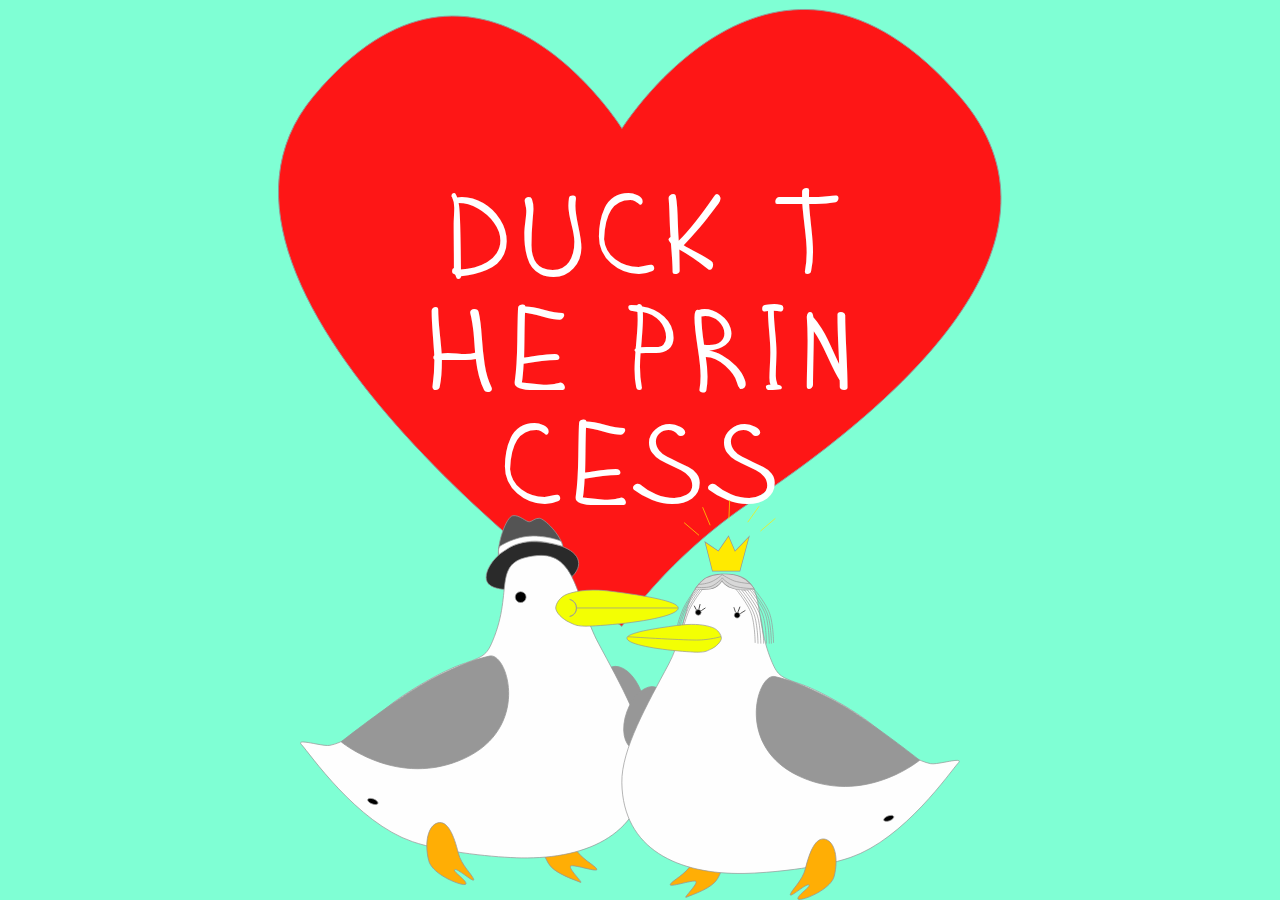
<file: finish.html>
<!DOCTYPE html>
<html>
  <head>
    <title>Save the Princess</title>
    <link rel="icon" href="images/favicon.png" type="image/png">
    <meta charset="utf-8">
    <link rel="stylesheet" href="css/finish.css">
  </head>

  <body class="happy-end">
  <svg 
    class="prince"
    width="379px"
    height="400px"
    viewBox="0 0 523 511"
    version="1.1"
    xmlns="http://www.w3.org/2000/svg" 
    xmlns:xlink="http://www.w3.org/1999/xlink"
  >
    <title>утко</title>
    <desc>Created with Sketch.</desc>
    <defs></defs>
    <g id="Page-1" stroke="none" stroke-width="1" fill="none" fill-rule="evenodd">
        <g id="утко" transform="translate(260.000000, 255.000000) scale(-1, 1) translate(-260.000000, -255.000000) translate(-2.000000, -11.000000)" stroke="#979797">
            <path d="M204.569192,103.044796 C229.422006,103.044796 249.569192,85.1361864 249.569192,63.0447964 C249.569192,44.8803297 230.502622,8.98347704 221.188898,8.98347704 C211.875173,8.98347704 204.197358,20.8195957 199.779569,20.8195957 C194.60435,20.8195957 192.387239,16.9988436 185.644756,18.224996 C178.902273,19.4511484 159.569192,45.5536009 159.569192,63.0447964 C159.569192,85.1361864 179.716379,103.044796 204.569192,103.044796 Z" id="Oval-8" fill="#545454" transform="translate(204.569192, 56.014137) rotate(9.000000) translate(-204.569192, -56.014137) "></path>
            <path d="M202,115 C237.346224,115 265.164551,115.560579 265.164551,97.0590401 C265.164551,78.557501 237.346224,48 202,48 C166.653776,48 137.486438,59.6744157 137.486438,78.1759548 C137.486438,96.6774939 166.653776,115 202,115 Z" id="Oval-7" fill="#2A2A2A"></path>
            <path d="M160.211943,54.1105089 C161.739336,53.7202625 184.084627,47.3185081 197.518341,47.3185081 C209.767752,47.3185081 223.570331,50.7979113 232.248324,55.6034117 C234.156259,56.6599445 247.910029,65.9578972 247.910029,65.9578972 C247.910029,65.9578972 247.768185,63.7691362 247.910031,61.4777298 C248.112461,58.2076261 246.99854,55.8435381 246.99854,55.6034117 C246.99854,53.6704151 220.986756,38.4640079 195.912767,40.3356816 C170.838777,42.2073553 161.134035,47.2843585 161.134035,48.6643548 C161.134035,49.3962158 158.68455,54.5007553 160.211943,54.1105089 Z" id="Oval-9" fill="#FFFFFF"></path>
            <path d="M129.461262,518.724848 C129.461262,525.13267 153.623813,497.153261 158.423577,497.153261 C163.850711,497.153261 154.325235,528.734685 158.423577,523.153109 C164.751788,514.534651 183.423577,494.541687 183.423577,478.619715 C183.423577,452.386189 172.230696,431.119715 158.423577,431.119715 C144.616458,431.119715 141.226333,452.386189 141.226333,478.619715 C141.226333,495.733689 129.461263,512.317026 129.461262,518.724848 Z" id="Oval-5" fill="#FFAE05" transform="translate(156.442420, 477.467102) rotate(30.000000) translate(-156.442420, -477.467102) "></path>
            <ellipse id="Oval-6" fill="#979797" transform="translate(76.386004, 264.709958) rotate(20.000000) translate(-76.386004, -264.709958) " cx="76.3860045" cy="264.709958" rx="27" ry="46.5"></ellipse>
            <path d="M213.13189,483.237911 C247.10917,483.237911 318.855045,477.817728 363.595059,463.421062 C441.022514,438.506067 508.701096,342.600157 518.682687,332.557586 C528.664278,322.515016 489.785807,334.802383 479.750558,332.557586 C445.40822,324.87551 418.407661,288.923851 380.891335,262.813186 C345.787769,238.381757 313.645544,222.507397 299.564523,217.434555 C270.434655,206.940201 265.753106,204.442673 257.940713,185.119797 C228.387534,112.024088 264.0021,73.2468506 198.431649,65.7511502 C143.192463,59.4364705 142.755882,129.27743 111.749233,185.119795 C80.7425852,240.96216 42.4424828,304.399168 42.4424828,352.052853 C42.4424828,446.493545 120.353234,483.237911 213.13189,483.237911 Z" id="туловко" fill="#FEFEFE" transform="translate(281.374726, 274.294844) rotate(-1.000000) translate(-281.374726, -274.294844) "></path>
            <path d="M291.660059,521.771179 C291.660059,528.179001 308.580376,502.467163 313.38014,502.467163 C318.807274,502.467163 301.332191,520.205658 303.42513,525.219345 C305.518069,530.233032 345.622374,502.929535 345.622374,481.666046 C345.622374,455.432521 334.429492,434.166046 320.622374,434.166046 C306.815255,434.166046 303.42513,455.432521 303.42513,481.666046 C303.42513,498.78002 291.660059,515.363358 291.660059,521.771179 Z" id="Oval-5" fill="#FFAE05" transform="translate(318.641216, 479.994013) rotate(14.000000) translate(-318.641216, -479.994013) "></path>
            <circle id="Oval-2" fill="#000000" cx="217.5" cy="124.5" r="7.5"></circle>
            <path d="M90.8661808,162.334958 C140.777052,166.925593 139.83787,163.80867 149.779999,159.527475 C159.722128,155.24628 169.124313,145.571305 169.124313,139.501917 C169.124313,134.288359 163.901534,124.100211 152.932587,120.256572 C137.370298,114.803376 117.108984,113.236921 90.8661808,116.668877 C47.8576447,122.293407 2.26951823e-15,129.996645 0,139.501917 C1.94008608e-15,149.00719 40.9553098,157.744323 90.8661808,162.334958 Z" id="клювище" fill="#F3FF03"></path>
            <path d="M1.5,139.5 L139.5,139.5" id="Line" stroke-linecap="square"></path>
            <path d="M149.829044,151.146119 C149.969137,151.146119 140.539655,150.294304 140.539655,139.651857 C140.539655,129.00941 149.969138,127.725911 149.829044,127.725911 C149.688951,127.725911 140.539655,130.583001 140.539655,139.651857 C140.539655,148.720713 149.688951,151.146119 149.829044,151.146119 Z" id="Oval" fill="#D8D8D8"></path>
            <ellipse id="Oval-3" fill="#000000" transform="translate(421.500000, 406.500000) rotate(-21.000000) translate(-421.500000, -406.500000) " cx="421.5" cy="406.5" rx="7.5" ry="3.5"></ellipse>
            <path d="M322.515084,361.501274 C423.140698,352.283043 458.4473,256.677958 458.4473,256.677958 C458.4473,256.677958 373.66959,244.116455 322.51508,244.116455 C284.317438,244.116455 245.461762,248.943797 221.686111,256.677958 C197.91046,264.412119 221.88947,370.719505 322.515084,361.501274 Z" id="Oval-4" fill="#979797" transform="translate(335.828662, 303.091904) rotate(30.000000) translate(-335.828662, -303.091904) "></path>
        </g>
    </g>
</svg>

<span class="text-love">Duck the princess</span>

<svg
  class="love"
  width="724px"
  height="619px"
  viewBox="0 0 724 619"
  version="1.1"
  xmlns="http://www.w3.org/2000/svg"
  xmlns:xlink="http://www.w3.org/1999/xlink"
>
    <title>love</title>
    <desc>Created with Sketch.</desc>
    <defs></defs>
    <g id="Page-1" stroke="none" stroke-width="1" fill="none" fill-rule="evenodd">
        <path d="M343.999997,618.316787 C343.999997,618.316787 388.353313,550.433236 473.745816,493.396346 C635.431569,385.400304 802.418956,227.94731 681.781937,88.5230909 C497.43184,-124.536454 344,120.481318 344,120.481318 C344,120.481318 200.233289,-109.609262 35.3543634,88.5230927 C-129.524562,286.655447 343.999997,618.316787 343.999997,618.316787 Z" id="love" stroke="#979797" fill="#FE1616"></path>
    </g>
</svg>



  <svg
    class="princess"
    width="379px"
    height="400px"
    viewBox="0 0 479 566"
    version="1.1"
    xmlns="http://www.w3.org/2000/svg"
    xmlns:xlink="http://www.w3.org/1999/xlink"
  >
  <title>ghbywtccf</title>
  <desc>Created with Sketch.</desc>
  <defs>
    <path d="M127.482308,11.9912499 C133.139249,9.19705093 140.595369,6.88832974 148.728749,6.29815764 C156.86213,5.70798553 166.166302,5.8393599 177.971046,10.707252 C189.775791,15.5751441 197.196606,28.437961 197.196606,28.437961 C197.196606,28.437961 183.08895,31.9059609 168.647916,28.437961 C154.206882,24.969961 150.590936,17.2456554 150.590936,17.2456554 C150.590936,17.2456554 144.961098,26.7544473 134.322896,28.437961 C123.684693,30.1214746 111.44621,28.437961 111.44621,28.437961 C111.44621,28.437961 121.825366,14.7854489 127.482308,11.9912499 Z" id="path-1"></path>
    <mask id="mask-2" maskContentUnits="userSpaceOnUse" maskUnits="objectBoundingBox" x="0" y="0" width="85.7503967" height="23.9259444" fill="white">
    <use xlink:href="#path-1"></use>
    </mask>
    <path d="M28.6444836,58.073788 L48.2383328,71.4029369 L62.9501591,50 L72.1561546,71.4029369 L93,50 L79.3183517,101 C79.3183517,101 70.3307941,100.999999 60.8222409,100.999999 C51.3136877,100.999999 39.5814944,100.999999 39.5814944,100.999999 L28.6444836,58.073788 Z" id="path-3"></path>
    <mask id="mask-4" maskContentUnits="userSpaceOnUse" maskUnits="objectBoundingBox" x="0" y="0" width="64.3555164" height="51" fill="white">
    <use xlink:href="#path-3"></use>
    </mask>
  </defs>
  <g id="Page-1" stroke="none" stroke-width="1" fill="none" fill-rule="evenodd">
    <g id="ghbywtccf" transform="translate(-8.000000, 0.000000)">
      <g id="утко-принцесса" transform="translate(0.000000, 98.000000)">
        <path d="M94.4612625,464.724848 C94.4612625,471.13267 118.623813,443.153261 123.423577,443.153261 C128.850711,443.153261 119.325235,474.734685 123.423577,469.153109 C129.751788,460.534651 148.423577,440.541687 148.423577,424.619715 C148.423577,398.386189 137.230696,377.119715 123.423577,377.119715 C109.616458,377.119715 106.226333,398.386189 106.226333,424.619715 C106.226333,441.733689 94.4612625,458.317026 94.4612625,464.724848 Z" id="Oval-55" stroke="#979797" fill="#FFAE05" transform="translate(121.442420, 423.467102) rotate(30.000000) translate(-121.442420, -423.467102) "></path>
        <ellipse id="Oval-6" stroke="#979797" fill="#979797" transform="translate(41.386004, 210.709958) rotate(20.000000) translate(-41.386004, -210.709958) " cx="41.3860045" cy="210.709958" rx="27" ry="46.5"></ellipse>
        <path d="M178.077439,429.238386 C212.05472,429.238386 283.800594,423.818203 328.540608,409.421537 C405.968064,384.506543 473.646645,288.600632 483.628236,278.558062 C493.609827,268.515491 454.731356,280.802858 444.696107,278.558062 C410.353769,270.875985 383.35321,234.924326 345.836885,208.813662 C310.733318,184.382232 278.591093,168.507872 264.510072,163.43503 C235.380204,152.940676 230.698655,150.443148 222.886262,131.120272 C193.333083,58.0245637 222.886262,5.11233019 153.667192,5.11233019 C97.9724866,5.11233019 107.701431,75.2779055 76.6947826,131.120271 C45.6881344,186.962636 7.38803203,250.399643 7.38803203,298.053328 C7.38803203,392.49402 85.2987833,429.238386 178.077439,429.238386 Z" id="туловко" stroke="#979797" fill="#FEFEFE" transform="translate(246.320275, 217.175358) rotate(-1.000000) translate(-246.320275, -217.175358) "></path>
        <path d="M256.660059,467.771179 C256.660059,474.179001 273.580376,448.467163 278.38014,448.467163 C283.807274,448.467163 266.332191,466.205658 268.42513,471.219345 C270.518069,476.233032 310.622374,448.929535 310.622374,427.666046 C310.622374,401.432521 299.429492,380.166046 285.622374,380.166046 C271.815255,380.166046 268.42513,401.432521 268.42513,427.666046 C268.42513,444.78002 256.660059,461.363358 256.660059,467.771179 Z" id="Oval-5" stroke="#979797" fill="#FFAE05" transform="translate(283.641216, 425.994013) rotate(14.000000) translate(-283.641216, -425.994013) "></path>
        <path d="M172,69 C174.209139,69 176,67.209139 176,65 C176,62.790861 174.209139,61 172,61 C169.790861,61 168,62.790861 168,65 C168,67.209139 169.790861,69 172,69 Z" id="Oval-2" stroke="#979797" fill="#000000"></path>
        <circle id="Oval-2" stroke="#979797" fill="#000000" cx="117" cy="61" r="4"></circle>
        <path d="M87.8167605,115.527089 C127.264188,119.155331 126.521898,116.691848 134.379734,113.308174 C142.237569,109.9245 149.668656,102.277812 149.668656,97.4808259 C149.668656,93.3602513 145.540794,85.3079728 136.871405,82.2701243 C125.972406,78.450996 112.157253,77.0439291 94.7207044,78.660243 C92.4797076,78.8679765 90.178892,79.1256506 87.8167605,79.4345632 C53.8246448,83.8799518 16,89.9682635 16,97.4808261 C16,104.993389 48.3693331,111.898847 87.8167605,115.527089 Z" id="клювище" stroke="#979797" fill="#F3FF03"></path>
        <path d="M18,95.5 C18,95.5 89.6135772,100.162044 114.676735,100.162044 C133.113577,100.162044 148.5,95.5 148.5,95.5" id="Line" stroke="#979797" stroke-linecap="square"></path>
        <ellipse id="Oval-3" stroke="#979797" fill="#000000" transform="translate(386.500000, 352.500000) rotate(-21.000000) translate(-386.500000, -352.500000) " cx="386.5" cy="352.5" rx="7.5" ry="3.5"></ellipse>
        <path d="M287.515084,307.501274 C388.140698,298.283043 423.4473,202.677958 423.4473,202.677958 C423.4473,202.677958 338.66959,190.116455 287.51508,190.116455 C249.317438,190.116455 210.461762,194.943797 186.686111,202.677958 C162.91046,210.412119 186.88947,316.719505 287.515084,307.501274 Z" id="Oval-4" stroke="#979797" fill="#979797" transform="translate(300.828662, 249.091904) rotate(30.000000) translate(-300.828662, -249.091904) "></path>
        <use id="Rectangle-8" stroke="#979797" mask="url(#mask-2)" stroke-width="2" fill="#D8D8D8" xlink:href="#path-1"></use>
        <g id="волосы" transform="translate(87.000000, 7.000000)" stroke-linecap="square">
        <path d="M83.5,21.5 C83.5,21.5 99.6109107,40.838275 104.884855,55.488121 C110.1588,70.1379671 110.5,96.5 110.5,96.5" id="Line" stroke="#979797"></path>
        <path d="M87.5,22.5 C87.5,22.5 103.610911,41.838275 108.884855,56.488121 C114.1588,71.1379671 114.5,97.5 114.5,97.5" id="Line" stroke="#979797"></path>
        <path d="M91.5,22.5 C91.5,22.5 107.610911,41.838275 112.884855,56.488121 C118.1588,71.1379671 118.5,97.5 118.5,97.5" id="Line" stroke="#979797"></path>
        <path d="M95.5,22.5 C95.5,22.5 111.610911,41.838275 116.884855,56.488121 C122.1588,71.1379671 122.5,97.5 122.5,97.5" id="Line" stroke="#979797"></path>
        <path d="M99.5,22.5 C99.5,22.5 115.610911,41.838275 120.884855,56.488121 C126.1588,71.1379671 126.5,97.5 126.5,97.5" id="Line" stroke="#979797"></path>
        <path d="M103.5,22.5 C103.5,22.5 119.610911,41.838275 124.884855,56.488121 C130.1588,71.1379671 130.5,97.5 130.5,97.5" id="Line" stroke="#979797"></path>
        <path d="M109.5,21.5 C109.5,21.5 125.610911,40.838275 130.884855,55.488121 C136.1588,70.1379671 136.5,96.5 136.5,96.5" id="Line" stroke="#979797"></path>
        <path d="M106.5,22.5 C106.5,22.5 122.610911,41.838275 127.884855,56.488121 C133.1588,71.1379671 133.5,97.5 133.5,97.5" id="Line" stroke="#979797"></path>
        <path d="M7.75845091,21.7692254 C7.75845091,21.7692254 21.7395706,39.0828511 27.3691136,54.7204704 C32.9986565,70.3580898 32.73603,71.3902429 32.73603,71.3902429" id="Line" stroke="#979797" transform="translate(20.248197, 46.579734) scale(-1, 1) translate(-20.248197, -46.579734) "></path>
        <path d="M4.6394265,21.6707145 C4.6394265,21.6707145 19.0100066,39.0828511 24.6395496,54.7204704 C30.2690925,70.3580898 30.1270755,71.8567429 30.1270755,71.8567429" id="Line" stroke="#979797" transform="translate(17.383415, 46.763729) scale(-1, 1) translate(-17.383415, -46.763729) "></path>
        <path d="M2.6394265,21.5 C2.6394265,21.5 16.9344689,39.0828511 22.5640118,54.7204704 C28.1935548,70.3580898 28.0515378,71.8567429 28.0515378,71.8567429" id="Line" stroke="#979797" transform="translate(15.345646, 46.678371) scale(-1, 1) translate(-15.345646, -46.678371) "></path>
        <path d="M0.639426504,21.5 C0.639426504,21.5 14.9344689,39.0828511 20.5640118,54.7204704 C26.1935548,70.3580898 26.0515378,71.8567429 26.0515378,71.8567429" id="Line" stroke="#979797" transform="translate(13.345646, 46.678371) scale(-1, 1) translate(-13.345646, -46.678371) "></path>
        <path d="M9.5806186,22.0216264 C9.5806186,22.0216264 24.2806399,40.0828511 29.9101829,55.7204704 C35.5397258,71.3580898 35.4567764,71.400361 35.4567764,71.400361" id="Line" stroke="#979797" transform="translate(22.518731, 46.710994) scale(-1, 1) translate(-22.518731, -46.710994) "></path>
        <path d="M26.8742168,49.6540556 L24.5518654,45.1804665" id="Line" stroke="#000000"></path>
        <path d="M31.1427349,48.4508265 L32.4228925,42.9627402" id="Line" stroke="#090909"></path>
        <path d="M34.7986008,51.2257726 L39.5804083,48.0379009" id="Line" stroke="#0A0A0A" style="mix-blend-mode: multiply;"></path>
        <path d="M86.4938813,52.6286488 L88.7697922,46.6198643" id="Line" stroke="#000000"></path>
        <path d="M89.9737583,55.400479 L96.0565625,51.599521" id="Line" stroke="#141414"></path>
        <path d="M82.3283474,52.7081354 L80.574743,47.3525061" id="Line" stroke="#1C1C1C"></path>
        <path d="M63.5,0.5 C63.5,0.5 75.0821895,7.64924176 81.2794724,9.66335869 C88.4155228,11.9825751 103.5,13.5 103.5,13.5" id="Line" stroke="#979797"></path>
        <path d="M63.3421669,1.08067929 C63.3421669,1.08067929 56.2619637,7.53324863 48.0891132,10.8726782 C39.9162628,14.2121077 30.5,14.5 30.5,14.5" id="Line" stroke="#979797"></path>
        <path d="M64.0699898,5.49208098 C64.0699898,5.49208098 71.11146,13.4907198 80.924255,16.805363 C90.73705,20.1200062 108.5,20.5 108.5,20.5" id="Line" stroke="#979797"></path>
        <path d="M64.1552124,5.44708829 C64.1552124,5.44708829 55.4696949,14.6722888 48.0139484,17.3272782 C40.558202,19.9822676 27.5,18.5 27.5,18.5" id="Line" stroke="#979797"></path>
        </g>
        </g>
        <g id="корона" transform="translate(97.000000, 0.000000)">
        <use id="Rectangle-9" stroke="#979797" mask="url(#mask-4)" stroke-width="2" fill="#FFEA00" xlink:href="#path-3"></use>
        <path d="M0.5,32.5 L20.5,49.5" id="Line" stroke="#FFEA00" stroke-linecap="square"></path>
        <path d="M26.448854,10.8865395 L36.551146,35.1134605" id="Line" stroke="#FFEA00" stroke-linecap="square"></path>
        <path d="M105.647244,9.41068966 L90.4550485,30.8162312" id="Line" stroke="#FFEA00" stroke-linecap="square"></path>
        <path d="M64.4110854,0.652335835 L63.3281321,26.878796" id="Line" stroke="#FFEA00" stroke-linecap="square"></path>
        <path d="M108.5,26.5 L128.5,43.5" id="Line" stroke="#FFEA00" stroke-linecap="square" transform="translate(118.500000, 35.000000) scale(-1, 1) translate(-118.500000, -35.000000) "></path>
      </g>
    </g>
  </g>
  </svg>

  </body>
</html>
</file>
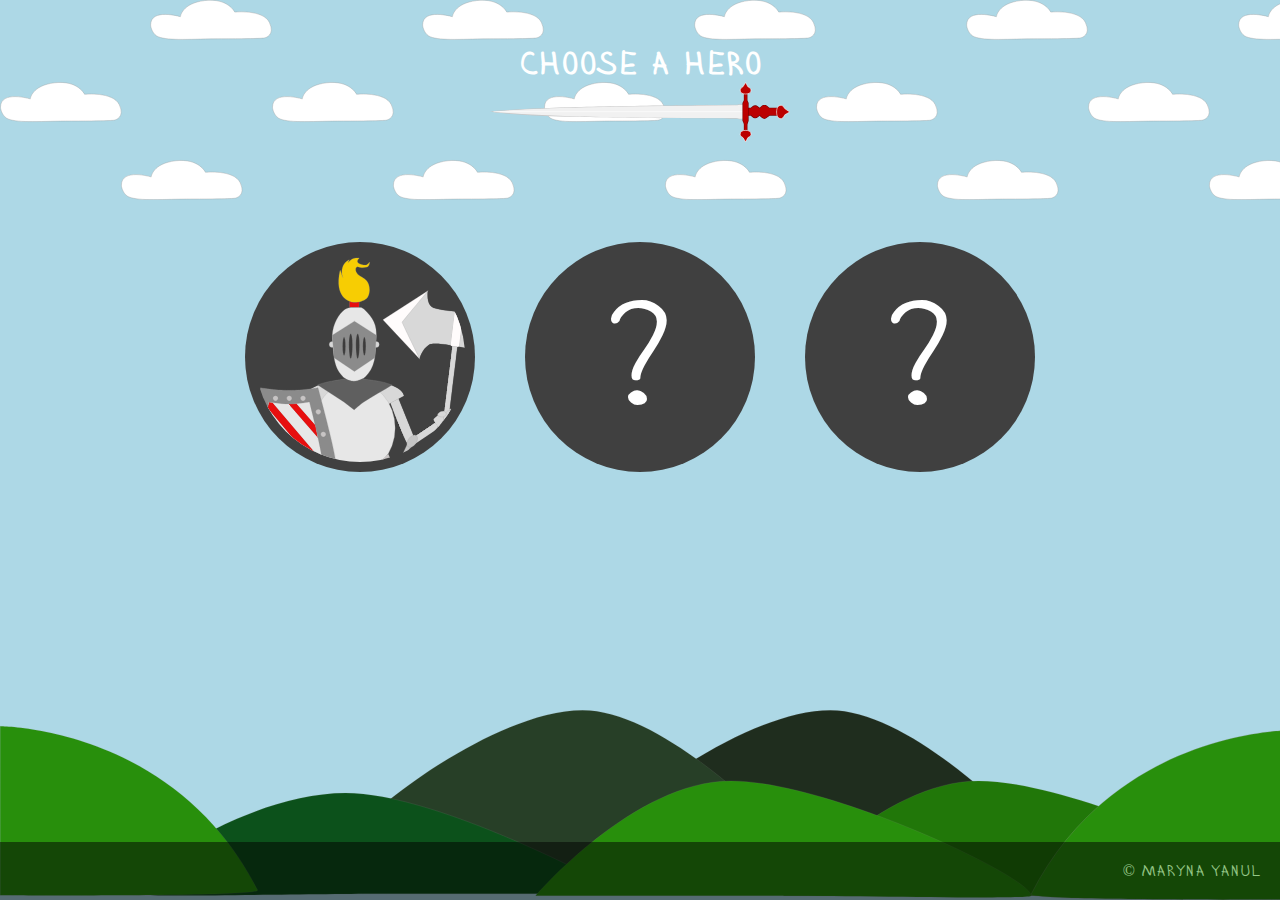
<file: take-hero.html>
<!DOCTYPE html>
<html>
  <head>
    <title>Save the Princess</title>
    <link rel="icon" href="images/favicon.png" type="image/png">
    <meta charset="utf-8">
    <link rel="stylesheet" href="css/teke-hero.css">
  </head>

  <body>
    <div class="cloud"></div>
    <div class="dragon-with">
      <div class="dragon"></div>
    </div>
    <div class="teke-hero">
      <h1 class="title">Choose a hero</h1>
      <div class="sword"></div>
      <div class="choose-hero">
        <a class="link-hero step-right" href="battle.html">
          <div class="choose-hero--block">
            <img class="choose-img" src="images/hero-1.svg">
          </div>
        </a>
        <a class="link-hero step-right" id="link--battle2" href="#">
          <div class="choose-hero--block">
            <img id="hero2" class="choose-img" src="images/unicorn-hero.svg">
            <span class="secret" id="secret1">?</span>
          </div>
        </a>
        <a class="link-hero" id="link--battle3" href="#">
          <div class="choose-hero--block">
            <img id="hero3" class="choose-img" src="images/hero-3.svg">
            <span class="secret" id="secret2">?</span>
          </div>
        </a>
      </div>
      <a href="https://ua.linkedin.com/in/yanul" target="blank">
        <span class="copy">&copy; Maryna Yanul</span>
      </a>
    </div>
    <div class="bg-img"></div>
    <script type="text/javascript">
      if(localStorage.getItem('hero2') === 'true') {
        document.getElementById("hero2").className = "choose-img show-hero";
        document.getElementById('secret1').style.display = "none";
        document.getElementById("link--battle2").href = "unicorn-battle.html";
      }

      if(localStorage.getItem('hero3') === 'true') {
        document.getElementById("hero3").className = "choose-img show-hero";
        document.getElementById('secret2').style.display = "none";
        document.getElementById("link--battle3").href = "duck-battle.html";
      }
    </script>
  </body>
</html>
</file>
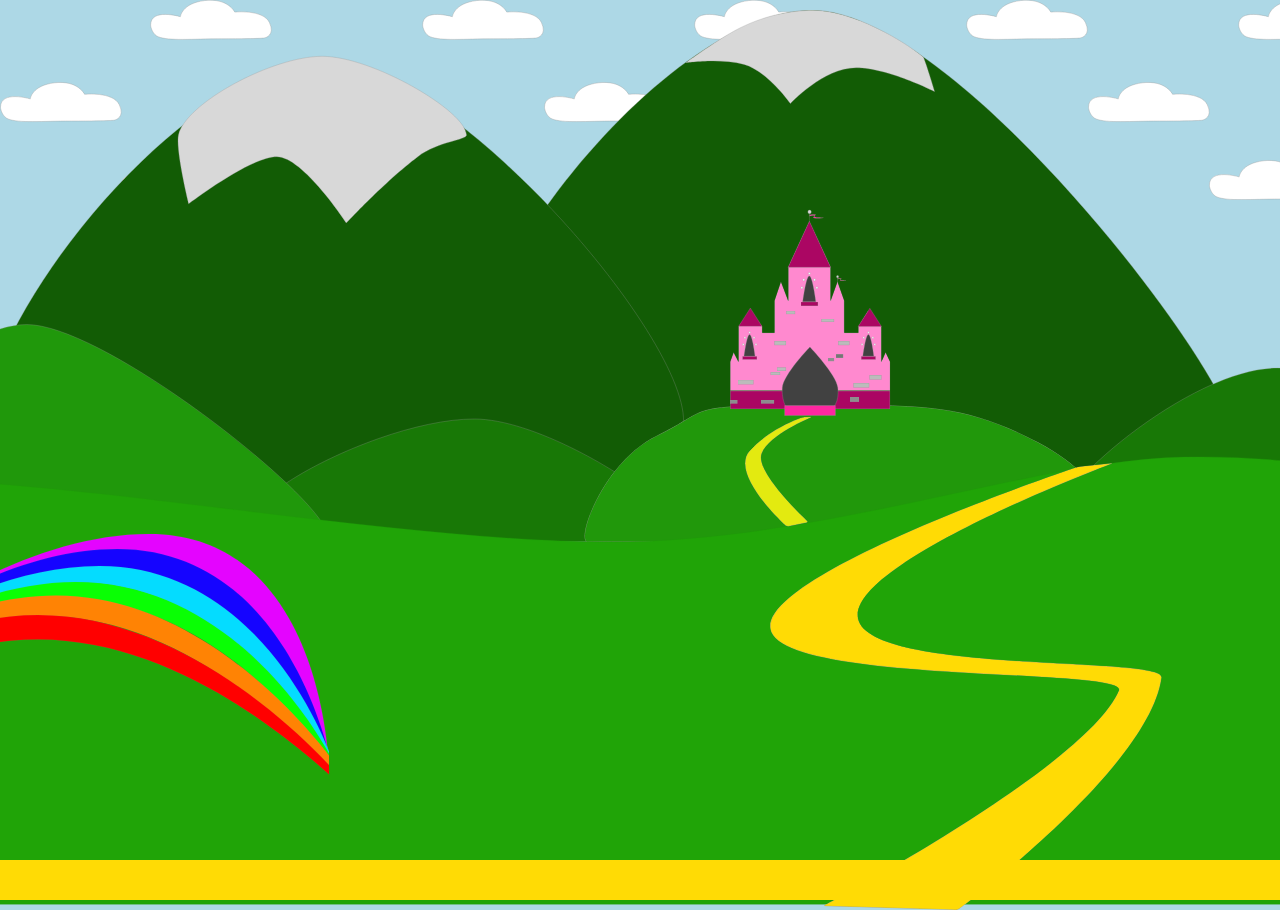
<file: unicorn-battle.html>
<!DOCTYPE html>
<html>
  <head>
    <title>Save the Princess</title>
    <link rel="icon" href="images/favicon.png" type="image/png">
    <meta charset="utf-8">
    <link rel="stylesheet" href="css/teke-hero.css">
    <link rel="stylesheet" href="css/battle.css">
    <link rel="stylesheet" href="css/unicorn-battle.css">
  </head>

  <body onclick="battleUnicorn()">
    <div class="cloud"></div>
    <div id="rainbow">
      <svg width="600px" height="403px" viewBox="0 0 6354 3403" version="1.1" xmlns="http://www.w3.org/2000/svg" xmlns:xlink="http://www.w3.org/1999/xlink">
        <title>rainbow</title>
        <defs></defs>
        <g id="Page-1" stroke="none" stroke-width="1" fill="none" fill-rule="evenodd">
          <g id="rainbow" transform="translate(3551.516922, 1148.803813) rotate(16.000000) translate(-3551.516922, -1148.803813) translate(238.016922, -245.696187)" stroke="#979797">
            <path d="M4168.45705,182.136979 C5872.35519,182.136979 6352.88579,2451.4838 6352.88579,2451.4838 C6352.88579,2451.4838 6286.99688,0.591429176 4448.7845,0.591429176 C2610.57213,0.591429176 722.656485,1849.32345 722.656485,1849.32345 C722.656485,1849.32345 2464.55892,182.136979 4168.45705,182.136979 Z" id="Oval-25" fill="#E404FF"></path>
            <path d="M3887.78287,394.73515 C5725.99524,394.73515 6380.79625,2444.96398 6380.79625,2444.96398 C6380.79625,2444.96398 5951.46975,161.181692 4113.25737,161.181692 C2275.045,161.181692 512.166556,2072.71874 512.166556,2072.71874 C512.166556,2072.71874 2049.57049,394.73515 3887.78287,394.73515 Z" id="Oval-25" fill="#1504FF"></path>
            <path d="M3704.5763,518.402935 C5542.78867,518.402935 6414.86126,2642.05735 6441.44709,2588.22544 C6468.03292,2534.39352 5761.93533,341.493566 3923.72296,341.493566 C2085.51058,341.493566 458.512855,2136.88107 406.294387,2179.03519 C354.075918,2221.18932 1866.36392,518.402935 3704.5763,518.402935 Z" id="Oval-25" fill="#04DCFF"></path>
            <path d="M3517.85735,678.32589 C5356.06973,678.32589 6453.92831,2580.4372 6453.92831,2532.27314 C6453.92831,2484.10908 5508.36903,509.127262 3670.15665,509.127262 C1831.94428,509.127262 121.832269,2407.67385 158.29761,2473.07821 C194.762951,2538.48257 1679.64498,678.32589 3517.85735,678.32589 Z" id="Oval-25" fill="#09FF04"></path>
            <path d="M3343.55709,870.019567 C5181.76947,870.019567 6577.50909,2800.03308 6609.16188,2743.90542 C6630.26093,2706.49197 6043.07768,1790.45611 5104.73461,1183.76183 C4635.37522,880.293236 4078.15557,654.221973 3465.25459,654.221973 C1627.04221,654.221973 99.6940462,2540.69297 70.8652629,2591.81302 C42.0364795,2642.93307 1505.34472,870.019567 3343.55709,870.019567 Z" id="Oval-25" fill="#FF8304"></path>
            <path d="M3273.1589,1118.94191 C5111.37127,1118.94191 6626.40985,2855.04415 6626.40985,2786.43891 C6626.40985,2717.83367 5111.37127,859.890205 3273.1589,859.890205 C1434.94652,859.890205 0.0538415622,2657.51161 0.0538415622,2718.41287 C0.0538415622,2779.31413 1434.94652,1118.94191 3273.1589,1118.94191 Z" id="Oval-25" fill="#FF0000"></path>
          </g>
        </g>
      </svg>
    </div>
    <div id="unicorn-hero">
      <svg 
        class="unicorn-rotate"
        width="250px" height="220px" viewBox="0 0 2391 1879" version="1.1" xmlns="http://www.w3.org/2000/svg" xmlns:xlink="http://www.w3.org/1999/xlink">
    <title>unicorn</title>
    <defs></defs>
    <g id="Page-1" stroke="none" stroke-width="1" fill="none" fill-rule="evenodd">
        <g id="unicorn" transform="translate(1.000000, -38.000000)">
            <path d="M1879,1196 C1955.61473,1196 1847.25838,920.362938 1909.77979,884.911317 C1973.91217,848.546219 2131.56348,937.62871 2200.13507,920.550951 C2268.70667,903.473193 2319.7243,850.822031 2319.7243,764.120043 C2319.7243,711.407236 2287.73828,584.59688 2255.28516,597.928515 C2222.83203,611.260149 2073.92886,610.361291 2038.03912,569.162843 C2001.82251,527.589178 2038.59221,370.260894 2002.9115,344.176409 C1982.8993,329.546432 1916.43077,367.94237 1903.26614,367.726466 C1893.80535,367.571306 1935.23348,301.816547 1930.84259,256.638567 C1925.06113,197.152865 1859.86383,99.9846138 1859.86383,99.9846138 C1859.86383,99.9846138 1835.4665,125.721898 1822.6232,185.787551 C1816.70189,213.480377 1819.37979,242.716346 1820.08453,265.967791 C1820.83071,290.586233 1816.71199,308.495371 1816.9986,310.745394 C1818.39817,321.732655 1824.54907,310.745399 1822.6232,310.745399 C1813.83845,310.745399 1819.22546,310.687804 1820.08453,289.520606 C1820.66574,275.199907 1819.15286,223.282248 1809.93256,204.720603 C1785.5673,155.670225 1713.04337,110.564605 1713.04337,110.564605 C1713.04337,110.564605 1676.42865,191.671979 1674.54221,261.226985 C1673.18167,311.391536 1698.1376,340.076688 1688.73598,344.176402 C1533.45881,411.887241 1444,569.423581 1444,752.5 C1444,997.438287 1638.75613,1196 1879,1196 Z" id="Oval-13" stroke="#979797" fill="#FFFFFF"></path>
            <path d="M1582.81491,1082.71386 C1582.81491,1082.71386 1532.55357,612.044477 1639.8206,479.887601 C1743.287,352.41323 1913.28256,368.285454 2064.90237,382.650419 C2216.52218,397.015383 2298.37994,533.405979 2348.70828,527.112576 C2439.12764,515.805914 2350.38902,137.68982 2348.70828,132.424578 C2325.2995,59.0923062 2024.38466,291.877683 1800.5502,311.657749 C1748.81818,316.229265 1739.8894,311.657743 1667.02802,326.544226 C1471.5741,366.47788 1383.27911,632.743233 1400.33838,746.038791 C1417.39765,859.334348 1481.38821,946.252511 1508.27483,995.859189 C1535.16145,1045.46587 1582.81491,1082.71386 1582.81491,1082.71386 Z" id="Oval-17" stroke="#979797" fill="#000000"></path>
            <ellipse id="Oval-18" stroke="#979797" fill="#282828" cx="2314.5" cy="302" rx="58.5" ry="148"></ellipse>
            <path d="M2318,421 C2343.95738,421 2365,367.945743 2365,302.5 C2365,237.054257 2343.95738,184 2318,184 C2292.04262,184 2271,237.054257 2271,302.5 C2271,367.945743 2292.04262,421 2318,421 Z" id="Oval-18" stroke="#979797" fill="#000000"></path>
            <path d="M2327,371 C2341.91169,371 2354,340.555363 2354,303 C2354,265.444637 2341.91169,235 2327,235 C2312.08831,235 2300,265.444637 2300,303 C2300,340.555363 2312.08831,371 2327,371 Z" id="Oval-18" stroke="#979797" fill="#151414"></path>
            <path d="M1894.5,588 C1924.04723,588 1948,563.151804 1948,532.5 C1948,501.848196 1924.04723,477 1894.5,477 C1864.95277,477 1841,501.848196 1841,532.5 C1841,563.151804 1864.95277,588 1894.5,588 Z" id="Oval-16" stroke="#979797" fill="#000000"></path>
            <ellipse id="Oval-19" stroke="#979797" fill="#D8D8D8" cx="1874.5" cy="515.5" rx="15.5" ry="17.5"></ellipse>
            <path d="M2241.52607,737.543198 C2255.75451,737.543198 2267.28893,728.659055 2267.28893,719.270214 C2267.28893,709.881373 2255.75451,719.270214 2241.52607,719.270214 C2227.29764,719.270214 2215.76322,709.881373 2215.76322,719.270214 C2215.76322,728.659055 2227.29764,737.543198 2241.52607,737.543198 Z" id="Oval-14" stroke="#979797" fill="#2A2A2A" transform="translate(2241.526073, 726.320297) rotate(-80.000000) translate(-2241.526073, -726.320297) "></path>
            <path d="M1635.98913,515.420175 C1649.21299,515.420175 1909.05142,428.639089 1920.8041,405.265534 C1935.55688,375.925417 1830.33561,325.645851 1817.86231,310.531858 C1796.5339,284.688056 1810.47937,304.728024 1780.65599,304.728024 C1750.83261,304.728024 1686.5191,294.070887 1686.5191,322.789694 C1686.5191,351.508501 1606.16575,515.420175 1635.98913,515.420175 Z" id="Oval-15" stroke="#FFFFFF" fill="#FFFFFF"></path>
            <path d="M2119.07154,17.6459236 C2119.07154,17.6459236 2023.82467,380.788412 2004.35735,402.469168 C1984.89003,424.149923 1973.30518,423.059552 1945.21758,414.479238 C1921.93653,407.367251 1910.4532,402.469168 1895.98561,367.402334 C1881.51802,332.335501 2119.07154,17.6459236 2119.07154,17.6459236 Z" id="Triangle-5" stroke="#521700" stroke-width="2" fill="#E2FF11" transform="translate(2007.211082, 218.924751) rotate(11.000000) translate(-2007.211082, -218.924751) "></path>
            <path d="M1915.28546,277.134242 C1915.28546,277.134242 1909.21717,298.031045 1915.28546,311.244784 C1922.18912,326.27755 1938.90609,341.805837 1946.59867,345.259646 C1955.14736,349.097832 1972.20435,351.727489 1982.99315,350.89622 C1995.1891,349.956532 2010.43889,332.590865 2010.43889,332.590865" id="Line" stroke="#521701" stroke-width="3" stroke-linecap="square"></path>
            <path d="M1997.5,194.5 C1997.5,194.5 1996.36466,223.508369 2020.08545,232.5 C2043.80624,241.491631 2063.5,232.5 2063.5,232.5" id="Line" stroke="#521701" stroke-width="3" stroke-linecap="square"></path>
            <path d="M2026.50282,164 C2026.50282,164 2025.56536,186.79174 2045.15196,193.856422 C2064.73857,200.921104 2081,193.856422 2081,193.856422" id="Line" stroke="#521701" stroke-width="3" stroke-linecap="square"></path>
            <path d="M2093.00341,102 C2093.00341,102 2092.55622,113.049217 2101.89954,116.474107 C2111.24287,119.898997 2119,116.474107 2119,116.474107" id="Line" stroke="#521701" stroke-width="3" stroke-linecap="square"></path>
            <path d="M2068.00499,125 C2068.00499,125 2067.35139,138.123996 2081.00702,142.191999 C2094.66266,146.260001 2106,142.191999 2106,142.191999" id="Line" stroke="#521701" stroke-width="3" stroke-linecap="square"></path>
            <path d="M1958.37331,231 C1958.37331,231 1953.03336,249.388686 1958.37331,261.016461 C1964.44837,274.244936 1979.15891,287.909457 1985.92819,290.948726 C1993.45083,294.326238 2008.46058,296.640273 2017.95447,295.908777 C2028.68661,295.081873 2036,284.120423 2036,284.120423" id="Line" stroke="#521701" stroke-width="3" stroke-linecap="square"></path>
            <g id="no" class="tuguduk1" transform="translate(640.000000, 1043.000000)" stroke="#979797">
                <path d="M52.3068463,446.875618 C113.874116,546.446186 213.722284,623.037483 223.577658,623.037483 C238.590683,623.037483 312.375174,610.95771 312.375174,610.95771 C312.375174,610.95771 188.277781,493.01244 163.044632,417.180397 C143.346984,357.983947 360.057403,352.39081 325.319444,146.465446 C307.43864,40.4686926 253.245153,0.233981715 176.000001,0.787443578 C116.370946,1.21468602 70.6449696,27.746134 34.4715088,78.6881345 C-1.70195195,129.630135 -4.64187368,172.065834 4.48812073,284.666572 C7.57297656,322.712274 20.8888486,396.064401 52.3068463,446.875618 Z" id="Oval-21" stroke-opacity="0.721014493" fill="#FFFFFF"></path>
                <path d="M223.985663,645.516806 C229.2612,656.894778 249.381276,659.081902 267.395175,659.081902 C281.055871,659.081902 304.458643,661.457656 312.832414,656.275498 C327.037993,647.48429 321.37258,628.2344 321.37258,620.769615 C321.37258,608.904558 298.72565,617.101784 274.795112,613.395135 C250.864574,609.688486 228.217644,594.475603 228.217644,606.340659 C228.217644,612.403227 218.473669,633.628855 223.985663,645.516806 Z" id="Oval-22" fill="#000000" transform="translate(272.392350, 630.758888) rotate(-23.000000) translate(-272.392350, -630.758888) "></path>
            </g>
            <path d="M1033.31691,1453.48471 C1289.87436,1453.48471 1473.07344,1660.31326 1722.07593,1628.70516 C1971.07841,1597.09707 1993.26659,1401.398 1993.26659,1209.32216 C1993.26658,1017.24633 1834.95261,985.346148 1590.7511,944.200022 C1492.19479,927.594022 1386.97727,968.849294 1212.90254,944.200021 C1038.82782,919.550748 688.867893,884.286785 569.065443,1046.64843 C482.849695,1163.49187 505.901282,1417.53154 525.805677,1453.48471 C569.065444,1531.6245 673.542294,1453.48471 1033.31691,1453.48471 Z" id="Oval-20" stroke-opacity="0" stroke="#FFFFFF" fill="#FFFFFF"></path>
            <g id="no" class="tuguduk2" transform="translate(1715.000000, 1474.000000)" stroke="#979797">
                <path d="M112.423925,180.296738 C153.330296,239.23482 127.11539,347.96051 141.999998,347.96051 C157.013022,347.96051 184.32284,371.007948 200.694425,347.96051 C218.049522,323.528514 224.045756,251.504112 224.045756,198.50174 C224.045756,95.5006337 172.927946,0 142,0 C119.621633,0 24.168111,39.1905484 1.01147291,102.378357 C-3.57771196,114.900923 68.3330888,116.770464 112.423925,180.296738 Z" id="Oval-21" stroke-opacity="0" fill="#FFFFFF"></path>
                <path d="M129.108066,382.114188 C132.983877,392.971241 147.765617,395.058231 161,395.058231 C171.036188,395.058231 188.229647,397.325216 194.381657,392.380313 C204.818158,383.991594 200.655914,365.623025 200.655914,358.500001 C200.655914,347.178163 184.017753,355.000094 166.436557,351.463147 C148.855361,347.9262 132.217201,333.409811 132.217201,344.731648 C132.217201,350.516652 125.058534,370.770504 129.108066,382.114188 Z" id="Oval-22" fill="#000000"></path>
            </g>
            <g id="no" class="tuguduk3" transform="translate(1538.000000, 1501.000000)" stroke="#979797">
                <path d="M112.423925,188.947339 C153.330296,250.713258 127.11539,364.655585 141.999998,364.655585 C157.013022,364.655585 184.32284,388.808834 200.694425,364.655585 C218.049522,339.051347 224.045756,263.571228 224.045756,208.025813 C224.045756,100.082735 172.927946,0 142,0 C119.621633,0 24.168111,41.070903 1.01147291,107.29045 C-3.57771196,120.413846 68.3330888,122.373088 112.423925,188.947339 Z" id="Oval-21" stroke-opacity="0" fill="#FFFFFF"></path>
                <path d="M129.108066,400.44795 C132.983877,411.825922 147.765617,414.013045 161,414.013045 C171.036188,414.013045 188.229647,416.388799 194.381657,411.206641 C204.818158,402.415433 200.655914,383.165544 200.655914,375.700758 C200.655914,363.835701 184.017753,372.032927 166.436557,368.326278 C148.855361,364.619629 132.217201,349.406746 132.217201,361.271803 C132.217201,367.33437 125.058534,388.559998 129.108066,400.44795 Z" id="Oval-22" fill="#000000"></path>
            </g>
            <g id="no" class="tuguduk4" transform="translate(507.000000, 1129.000000)" stroke="#979797">
                <path d="M52.3068463,446.875618 C113.874116,546.446186 213.722284,623.037483 223.577658,623.037483 C238.590683,623.037483 312.375174,610.95771 312.375174,610.95771 C312.375174,610.95771 188.277781,493.01244 163.044632,417.180397 C143.346984,357.983947 360.057403,352.39081 325.319444,146.465446 C307.43864,40.4686926 253.245153,0.233981715 176.000001,0.787443578 C116.370946,1.21468602 70.6449696,27.746134 34.4715088,78.6881345 C-1.70195195,129.630135 -4.64187368,172.065834 4.48812073,284.666572 C7.57297656,322.712274 20.8888486,396.064401 52.3068463,446.875618 Z" id="Oval-21" stroke-opacity="0.721014493" fill="#FFFFFF"></path>
                <path d="M223.985663,645.516806 C229.2612,656.894778 249.381276,659.081902 267.395175,659.081902 C281.055871,659.081902 304.458643,661.457656 312.832414,656.275498 C327.037993,647.48429 321.37258,628.2344 321.37258,620.769615 C321.37258,608.904558 298.72565,617.101784 274.795112,613.395135 C250.864574,609.688486 228.217644,594.475603 228.217644,606.340659 C228.217644,612.403227 218.473669,633.628855 223.985663,645.516806 Z" id="Oval-22" fill="#000000" transform="translate(272.392350, 630.758888) rotate(-23.000000) translate(-272.392350, -630.758888) "></path>
            </g>
            <path d="M25.1859926,1292.28542 C81.854476,1414.97922 301.531221,1387.03659 365.258606,1352.29372 C475.329285,1292.28542 457.104261,1150.15126 512.378113,1106.37871 C636.234772,1008.29396 567.26178,1080.09299 655.976135,1013.17522 C744.690491,946.257461 454.014093,796.604055 308.785339,850.471368 C237.818715,876.793851 164.126984,968.947467 168.527107,1045.47803 C170.755287,1084.23238 302.768257,1199.08193 168.527107,1230.74922 C34.285957,1262.41652 25.1859926,1098.46322 25.1859926,1106.37872 C25.1859926,1117.981 -31.4824908,1169.59161 25.1859926,1292.28542 Z" id="Oval-23" stroke="#979797" fill="#000000"></path>
            <path d="M1296.3649,1052.25101 C1322.32228,1052.25101 1575,1049.51429 1575,967.5 C1575,885.485715 1553.95738,819 1528,819 C1507.32768,819 1481.77589,850.774857 1475.48421,909.372322 C1473.87569,924.353298 1481,950.80144 1481,967.5 C1481,1049.51429 1270.40752,1052.25101 1296.3649,1052.25101 Z" id="Oval-24" stroke="#000000" fill="#000000"></path>
          </g>
        </g>
      </svg>
    </div>

    <div id="dragon-battle">
      <div id="fire">
      <svg width="400px" viewBox="0 0 542 422" xmlns="http://www.w3.org/2000/svg"><title>fire</title><g fill="none" fill-rule="evenodd"><path d="M48.84 337.513c30.458 18.984 62.634 0 62.634 0s26.92 74.15 72.692 82.247c45.77 8.095 100.659-19.324 100.659-51.586 0-8.872 34.294 35.533 56.324 27.223 22.029-8.31 28.786-32.67 12.524-57.884C332.21 304.233 540.641 1 540.641 1S231.393 108.705 210.109 97.96c-15.603-7.876-66.845-25.73-89.362-12.087-30.928 18.74-32.49 72.64-39.026 72.64C27.044 158.513 1 193.387 1 250.549c0 57.161 17.383 67.98 47.84 86.964z" stroke="#EC0000" fill-opacity=".7" fill="#F8C81C" opacity=".8"/><path d="M464.5 63.5l-177 144" stroke="#FF7D12" stroke-linecap="square" opacity=".7"/><path d="M398.5 150.5l-156 154" stroke="#F00" stroke-linecap="square" opacity=".7"/></g></svg>
    </div>
      <svg width="799px" height="601px" viewBox="0 0 799 601" version="1.1" xmlns="http://www.w3.org/2000/svg" xmlns:xlink="http://www.w3.org/1999/xlink">
          <title>дракон</title>
          <defs>
              <path d="M14.1744677,54.5016747 C14.1744677,54.5016747 3.80940409,57.0974722 3.37701367,55.8448753 C3.11584742,55.0882998 13.0274454,49.8299484 13.0274454,49.8299484 L20.5449474,51.2456932 L14.8260801,47.9785271 C14.8260801,47.9785271 1.30407594,52.4242392 0.406614553,51.2456932 C-0.468077472,50.0970479 13.0274451,44.2783813 13.0274451,44.2783813 L18.8376366,44.5685806 L15.9665142,43.2787399 C15.9665142,43.2787399 2.85081804,47.6312503 3.01069103,46.6543999 C3.17056402,45.6775494 16.6806255,39.6923523 16.6806255,39.6923523 C16.6806255,39.6923523 24.5018641,45.3497696 37.4740988,45.3497696 C50.4463335,45.3497696 170,1.54159352e-10 170,1.54159352e-10 C170,1.54159352e-10 182.703598,55.9235159 174.84252,64.5183563 C166.981442,73.1131967 116.680518,57.2219276 116.680518,57.2219276 C116.680518,57.2219276 39.4684473,70.1005859 31.2280013,66.1196136 C29.0718882,65.077992 14.1744677,54.5016747 14.1744677,54.5016747 Z" id="path-1"></path>
              <mask id="mask-2" maskContentUnits="userSpaceOnUse" maskUnits="objectBoundingBox" x="0" y="0" width="177.043481" height="67.06792" fill="white">
                  <use xlink:href="#path-1"></use>
              </mask>
              <path d="M13.209713,36.3902333 C13.209713,36.3902333 13.841516,34.0658167 15.5764113,33.3461868 C16.4549015,32.9817915 18.7294293,31.3488756 18.7294293,31.3488756 L28.0146933,32.7212021 L19.8306561,27.2400308 C19.8306561,27.2400308 15.1241217,28.7474868 13.9590835,28.4629734 C12.9872768,28.225649 11.4902873,27.1019308 9.90513518,27.2400308 C7.81656342,27.4219893 5.70254233,28.9276696 5.70254233,28.9276696 C5.70254233,28.9276696 6.1776742,25.0890995 9.90513506,24.0265549 C10.6715065,23.8080942 12.1523598,24.675512 13.2097129,24.689316 C14.8932683,24.7112952 19.8306561,23.2873321 19.8306561,23.2873321 L27.5401982,25.4753552 L20.7998848,20.6345096 C20.7998848,20.6345096 14.8777726,21.5086799 13.209713,21.2090469 C12.2135766,21.0301112 12.7831936,20.0555452 11.3032516,20.054859 C8.31775718,20.0534748 6.84437909,22.3197563 6.84437909,22.3197563 C6.84437909,22.3197563 6.94891914,19.2102048 9.90513506,18.2823251 C11.4153844,17.8082969 12.8228586,16.8510576 13.9590836,16.6960331 C16.0093793,16.4162943 22.1322603,16.6960331 22.1322603,16.6960331 L28.0146941,18.2823251 L20.7998848,13.7652593 C20.7998848,13.7652593 15.6847396,13.4937438 13.9590836,12.5885632 C13.4595241,12.3265228 10.7220874,13.1996147 10.7220874,13.1996147 L6.23039983,15.1066752 C6.23039983,15.1066752 6.51386311,12.7436511 8.90855744,11.1328942 C11.3032518,9.52213738 13.9590836,8.92091042 13.9590836,8.92091042 L22.7364245,8.92091042 C22.7364245,8.92091042 31.0618454,13.1514532 35.9760485,15.1066752 C47.1672895,19.5593526 57.2037592,28.9276701 57.2037592,28.9276701 L88.6526537,48.0725408 L74.108037,64.106793 C74.108037,64.106793 67.5945957,54.478954 55.203763,48.0725408 C51.0181529,45.9084613 39.0156203,41.5105716 35.9760485,41.4734846 C29.207678,41.3909011 28.3065831,38.6816903 19.8306561,39.0203678 C19.8306561,39.0203678 20.5199909,37.1461898 18.7294293,36.7599385 C16.9037101,36.3661031 15.7152205,37.8023727 15.5764113,38.0526211 C14.4904661,40.0103874 13.9590836,41.4734852 13.9590836,41.4734852 L13.209713,36.3902333 Z" id="path-3"></path>
              <mask id="mask-4" maskContentUnits="userSpaceOnUse" maskUnits="objectBoundingBox" x="0" y="0" width="82.9501114" height="55.1858826" fill="white">
                  <use xlink:href="#path-3"></use>
              </mask>
              <polygon id="path-5" points="86.6075051 155.446699 147.607505 155.446699 147.607505 227.04801 86.6075051 229.446699"></polygon>
              <mask id="mask-6" maskContentUnits="userSpaceOnUse" maskUnits="objectBoundingBox" x="0" y="0" width="61" height="74" fill="white">
                  <use xlink:href="#path-5"></use>
              </mask>
              <polygon id="path-7" points="67.0190552 536.878836 160.983312 540 132.472874 716.93241 102.032962 684.310535 88.3191632 670.879309"></polygon>
              <mask id="mask-8" maskContentUnits="userSpaceOnUse" maskUnits="objectBoundingBox" x="0" y="0" width="93.9642563" height="180.053574" fill="white">
                  <use xlink:href="#path-7"></use>
              </mask>
              <polygon id="path-9" points="92.9857349 669.290038 82.0097809 553.959761 165.105834 560 165.105835 629.961485"></polygon>
              <mask id="mask-10" maskContentUnits="userSpaceOnUse" maskUnits="objectBoundingBox" x="0" y="0" width="83.0960541" height="115.330276" fill="white">
                  <use xlink:href="#path-9"></use>
              </mask>
              <path d="M243,743.728838 C243,743.728838 277.906986,750.388241 294.652672,750.388241 C303.872106,750.388241 340.361702,746.991808 370.865829,739.147268 C372.019308,738.850635 370.160653,720.731891 368.316168,704.954716 C366.884797,692.711202 385.928207,689.766273 385.928207,689.766273 C385.928207,689.766273 374.845923,696.923085 375.073685,702.888828 C375.501086,714.083733 379.039865,735.274203 380.899765,734.543603 C387.269563,732.041438 394.304137,729.122159 400.555646,726.474195 C410.597557,722.220724 420.499527,726.474197 420.499527,726.474197 C420.499527,726.474197 407.596894,724.88505 397.354575,731.687493 C391.51821,735.563719 385.935033,739.629801 382.788682,742.843486 C382.31109,743.331298 404.331608,737.080026 420.499527,734.543603 C433.322578,732.531922 445.514359,750.388242 445.514359,750.388242 C445.514359,750.388242 439.1006,744.594847 431.550312,741.685772 C427.934166,740.292495 424.057317,739.560837 420.499532,740.444149 C402.870732,744.820953 380.285856,749.996759 380.899765,750.388241 C386.765935,754.129023 402.48977,758.098092 411.617004,760.938012 C421.450242,763.997603 428.221893,755.415543 428.221893,755.415543 L420.499527,767.145364 L380.899765,758.063264 C380.899765,758.063264 388.30283,770.313726 395.34506,782.339454 C402.225371,794.088679 421.548664,800.249888 420.499527,799.93576 C418.845355,799.440475 396.783666,799.568487 389.737701,787.792189 C379.360632,770.448438 367.239631,749.503687 365.46196,750.388241 C347.346145,759.402515 317.549275,771.762082 309.961044,772.27461 C290.758182,773.571621 243,776.017926 243,776.017926 L243,743.728838 Z" id="path-11"></path>
              <mask id="mask-12" maskContentUnits="userSpaceOnUse" maskUnits="objectBoundingBox" x="0" y="0" width="202.514359" height="110.180929" fill="white">
                  <use xlink:href="#path-11"></use>
              </mask>
              <path d="M161.446484,725.73848 C161.446484,725.73848 193.985448,732.82351 209.047066,733.258373 C219.533316,733.561135 238.090088,727.951354 238.090088,727.951354 C238.090088,727.951354 249.610001,731.543208 257.931516,738.059155 C266.253031,744.575103 268.992783,752.148911 268.992783,752.148911 C268.992783,752.148911 238.680988,763.80734 218.097951,766.829003 C197.95038,769.786737 157.002038,766.829005 157.002038,766.829005 L161.446484,725.73848 Z" id="path-13"></path>
              <mask id="mask-14" maskContentUnits="userSpaceOnUse" maskUnits="objectBoundingBox" x="0" y="0" width="111.990746" height="42.4050719" fill="white">
                  <use xlink:href="#path-13"></use>
              </mask>
              <path d="M121.641756,706.507791 C106.112545,688.181203 91.9446333,668.218022 91.9446333,668.218022 L166.340149,628.083292 C166.340149,628.083292 167.087484,656.449374 168.81234,668.218023 C170.825122,681.95119 185.455162,706.507791 185.455162,706.507791 C185.455162,706.507791 177.199722,712.873041 174.366066,716.445238 C167.357818,725.280057 155.929451,743.728838 155.929451,743.728838 C155.929451,743.728838 137.170967,724.83438 121.641756,706.507791 Z" id="path-15"></path>
              <mask id="mask-16" maskContentUnits="userSpaceOnUse" maskUnits="objectBoundingBox" x="0" y="0" width="93.5105286" height="115.645546" fill="white">
                  <use xlink:href="#path-15"></use>
              </mask>
              <path d="M230.646468,509.216824 C232.00197,500.859482 228.132069,468.970435 228.132069,468.970435 L252,471 L251.999999,505.208087 L225.643235,521.553181 C225.643235,521.553181 229.290966,517.574165 230.646468,509.216824 Z" id="path-17"></path>
              <mask id="mask-18" maskContentUnits="userSpaceOnUse" maskUnits="objectBoundingBox" x="0" y="0" width="26.3567646" height="52.5827455" fill="white">
                  <use xlink:href="#path-17"></use>
              </mask>
              <path d="M232.386463,511.260582 C236.59131,494.447301 236.166662,464.497014 232.386463,448.222622 C228.628399,432.043523 200,410 200,410 L304.570313,410 L304.570313,481.958847 C304.570313,481.958847 283.982248,497.005216 270.393333,503.847717 C256.603868,510.791203 222.435173,523.316811 222.435173,523.316811 C222.435173,523.316811 230.178285,520.090089 232.386463,511.260582 Z" id="path-19"></path>
              <mask id="mask-20" maskContentUnits="userSpaceOnUse" maskUnits="objectBoundingBox" x="0" y="0" width="104.570313" height="113.316811" fill="white">
                  <use xlink:href="#path-19"></use>
              </mask>
              <path d="M186.177252,316.167813 C186.177252,316.167813 218.076315,302.719226 240.177797,290.511169 C254.598725,282.545571 259.851771,274.559437 261.761227,269.970833 C262.778199,267.526953 262.14567,264.802837 262.14567,264.802837 C262.14567,264.802837 266.800964,271.870895 267.000002,274.839882 C268.185389,292.521956 267,328 267,328 L154.422617,328 L186.177252,316.167813 Z" id="path-21"></path>
              <mask id="mask-22" maskContentUnits="userSpaceOnUse" maskUnits="objectBoundingBox" x="0" y="0" width="113.104223" height="63.1971633" fill="white">
                  <use xlink:href="#path-21"></use>
              </mask>
              <path d="M113.527815,313.366336 C113.527815,313.366336 211.08622,316.785252 247.624739,305.438602 C257.013204,302.523114 261.258776,286.227182 263.141733,273.975396 C264.34299,266.159209 258.2675,262.526359 258.2675,262.526359 C258.2675,262.526359 268.068889,266.509939 272.277484,273.310525 C275.771927,278.957126 279.764388,284.796505 282.672758,287.25593 C287.366876,291.225448 291.454173,282.901902 297.363844,287.25593 C342.751005,320.695515 349.096662,323.601978 349.096662,323.601978 L400.901106,455.515632 L113.527815,412.352681 L113.527815,313.366336 Z" id="path-23"></path>
              <mask id="mask-24" maskContentUnits="userSpaceOnUse" maskUnits="objectBoundingBox" x="0" y="0" width="287.373291" height="192.989273" fill="white">
                  <use xlink:href="#path-23"></use>
              </mask>
              <polygon id="path-25" points="263.435616 265.770826 262.762073 265.770826 306.442886 362.579259 307.16941 362.579259"></polygon>
              <mask id="mask-26" maskContentUnits="userSpaceOnUse" maskUnits="objectBoundingBox" x="0" y="0" width="44.4073372" height="96.8084335" fill="white">
                  <use xlink:href="#path-25"></use>
              </mask>
              <path d="M266.810404,289.511417 C266.810404,281.407911 263,266 263,266 L264,266 C264,266 267.611125,281.681362 267.611125,289.511417 C267.611125,311.348029 264,355.868645 264,355.868645 L263,355.483421 C263,355.483421 266.810404,311.074577 266.810404,289.511417 Z" id="path-27"></path>
              <mask id="mask-28" maskContentUnits="userSpaceOnUse" maskUnits="objectBoundingBox" x="0" y="0" width="4.61112499" height="89.8686447" fill="white">
                  <use xlink:href="#path-27"></use>
              </mask>
              <path d="M221.131147,561.892087 C227.390199,543.015615 242.785735,498.305513 243.386583,476.839909 C244.05723,452.880687 216.331196,401.696438 216.331196,401.696438 L265.642018,404.789395 L265.642018,561.89208 L221.131147,565.942609 C221.131147,565.942609 218.713056,569.184726 221.131147,561.892087 Z" id="path-29"></path>
              <mask id="mask-30" maskContentUnits="userSpaceOnUse" maskUnits="objectBoundingBox" x="0" y="0" width="49.3108214" height="164.96437" fill="white">
                  <use xlink:href="#path-29"></use>
              </mask>
              <path d="M406.747912,409.939383 L428.000001,388.774594 C428.000001,388.774594 482.790022,461.274493 508.031871,497.621945 C534.078632,535.128446 583.611773,613.663235 583.611773,613.663235 C583.611773,613.663235 565.724856,606.619718 544.85924,600.374219 C537.064962,598.041234 523.748636,584.396399 499.907595,582.303204 C476.066554,580.21001 467.891663,581.933454 451.540869,592.181058 C426.35153,607.968081 405.479491,634.379178 405.479491,634.379178 L406.747912,409.939383 Z" id="path-31"></path>
              <mask id="mask-32" maskContentUnits="userSpaceOnUse" maskUnits="objectBoundingBox" x="0" y="0" width="178.132282" height="245.604584" fill="white">
                  <use xlink:href="#path-31"></use>
              </mask>
              <path d="M293.664003,551.42369 C293.664003,551.42369 311.857655,515.53292 332.988483,511.971611 C343.813117,510.147268 387.492954,533.643145 387.492954,533.643145 L406.241386,630.324753 C406.241386,630.324753 395.467459,570.692947 357.927202,545.227771 C320.386946,519.762596 293.664003,551.42369 293.664003,551.42369 Z" id="path-33"></path>
              <mask id="mask-34" maskContentUnits="userSpaceOnUse" maskUnits="objectBoundingBox" x="0" y="0" width="112.577383" height="118.454136" fill="white">
                  <use xlink:href="#path-33"></use>
              </mask>
              <path d="M152.590232,333.739192 C152.590232,333.739192 270.70388,359.559934 329.286087,363.869595 C362.507136,366.313536 428,354 428,354 L428,394 L145,394 L152.590232,333.739192 Z" id="path-35"></path>
              <mask id="mask-36" maskContentUnits="userSpaceOnUse" maskUnits="objectBoundingBox" x="0" y="0" width="283" height="60.2608084" fill="white">
                  <use xlink:href="#path-35"></use>
              </mask>
              <path d="M103.085415,439.200587 L174.549412,439.200587 C174.549412,439.200587 278.344903,412.568655 301.925594,402.977708 C341.596614,386.842359 372.25619,336.97246 372.25619,336.97246 C372.25619,336.97246 391.904778,383.085283 394.281246,386.471503 C396.657714,389.857722 425.974223,396.877505 488.981868,431.64445 C551.989513,466.411394 626.559169,509.487856 626.559169,509.487856 C626.559169,509.487856 575.845088,511.975497 562.477443,509.487856 C549.109798,507.000216 517.792659,512.13576 500.765742,527.496142 C491.789107,535.594176 484.164257,545.906992 480.183253,561.855151 C477.371223,573.120327 472.734267,593.692562 470.891704,601.921832 C470.394933,604.140519 470.891689,607.326586 470.891689,607.326586 C470.891689,607.326586 452.002376,569.77617 439.645076,561.855149 C427.287776,553.934129 398.453853,531.937501 372.25619,542.464692 C346.058528,552.991883 333.299693,578.488526 333.299693,578.488526 C333.299693,578.488526 285.812992,531.082119 253.215053,522.775117 C221.284949,514.638301 147.759059,547.02228 147.759059,547.02228 L103.085415,439.200587 Z" id="path-37"></path>
              <mask id="mask-38" maskContentUnits="userSpaceOnUse" maskUnits="objectBoundingBox" x="0" y="0" width="523.473754" height="270.354126" fill="white">
                  <use xlink:href="#path-37"></use>
              </mask>
              <path d="M356.799822,485.120203 C368.987093,440.597527 390.501497,337.601938 390.501497,337.601938 L391.97037,337.601938 C391.97037,337.601938 366.034933,458.184596 359.396429,482.63244 C344.980798,535.721379 328.381918,570.458811 328.381918,570.458811 L327.266224,570.458811 C327.266224,570.458811 347.760757,518.141818 356.799822,485.120203 Z" id="path-39"></path>
              <mask id="mask-40" maskContentUnits="userSpaceOnUse" maskUnits="objectBoundingBox" x="0" y="0" width="64.7041454" height="232.856873" fill="white">
                  <use xlink:href="#path-39"></use>
              </mask>
              <path d="M445.583604,550.138251 C422.19251,507.092039 348.361535,372.0259 348.361535,372.0259 L349.025423,371.333915 C349.025423,371.333915 420.650281,501.009705 447.396752,550.138251 C465.358754,583.131277 483.150841,617.69863 483.150841,617.69863 L483.150841,620.07626 C483.150841,620.07626 467.122279,589.775492 445.583604,550.138251 Z" id="path-41"></path>
              <mask id="mask-42" maskContentUnits="userSpaceOnUse" maskUnits="objectBoundingBox" x="0" y="0" width="134.789307" height="248.742345" fill="white">
                  <use xlink:href="#path-41"></use>
              </mask>
              <polygon id="path-43" points="7.251455 463.090681 7.251455 296.245726 86.4279153 296.245726 108.220449 557.639647 21.7896783 494.699278"></polygon>
              <mask id="mask-44" maskContentUnits="userSpaceOnUse" maskUnits="objectBoundingBox" x="0" y="0" width="100.968994" height="261.393921" fill="white">
                  <use xlink:href="#path-43"></use>
              </mask>
              <polygon id="path-45" points="51.0927869 213.260997 78.4325123 216.351632 118.971563 207.056703 128.779859 284.497354 37.1445104 312.801386 24.0154872 322.673158"></polygon>
              <mask id="mask-46" maskContentUnits="userSpaceOnUse" maskUnits="objectBoundingBox" x="0" y="0" width="104.764371" height="115.616455" fill="white">
                  <use xlink:href="#path-45"></use>
              </mask>
              <path d="M89,294 C89,287.353744 134.2976,283.766054 145.983312,294 C157.669023,304.233946 175.084689,585.496735 175.084689,585.496735 L71.87073,553.36615 C71.87073,553.36615 89,300.646256 89,294 Z" id="path-47"></path>
              <mask id="mask-48" maskContentUnits="userSpaceOnUse" maskUnits="objectBoundingBox" x="0" y="0" width="103.213959" height="297.896759" fill="white">
                  <use xlink:href="#path-47"></use>
              </mask>
              <polygon id="path-49" points="108.345611 88.5320615 160.970786 90.1119643 160.970786 186.83948 152.44718 180.338769 93.5937031 176.474992 82.6693257 180.338771"></polygon>
              <mask id="mask-50" maskContentUnits="userSpaceOnUse" maskUnits="objectBoundingBox" x="0" y="0" width="78.3014605" height="98.3074188" fill="white">
                  <use xlink:href="#path-49"></use>
              </mask>
              <polygon id="path-51" points="104 76 160.983312 76 164.31282 147.092018 156.933084 144.061589 111.030523 144.061589 104 147.092018"></polygon>
              <mask id="mask-52" maskContentUnits="userSpaceOnUse" maskUnits="objectBoundingBox" x="0" y="0" width="60.3128204" height="71.0920181" fill="white">
                  <use xlink:href="#path-51"></use>
              </mask>
              <path d="M63.1415375,104.295164 C63.1415375,104.295164 59.8065065,94.2640395 59.6196297,88.2430396 C59.3341144,79.0440001 58.348069,59.308 58.348069,59.308 L74.0965451,63.1701624 C74.0965451,63.1701624 71.0712981,83.2044048 72.8909052,101.105787 C73.1831614,103.981017 79.5984546,105.910606 79.8489036,108.199983 C80.6588855,115.604102 79.1050885,126.263351 77.8428772,126.263353 C76.5806659,126.263355 72.8909052,111.273054 72.8909052,111.273054 L63.1415375,104.295164 Z" id="path-53"></path>
              <mask id="mask-54" maskContentUnits="userSpaceOnUse" maskUnits="objectBoundingBox" x="0" y="0" width="21.7247635" height="66.9553528" fill="white">
                  <use xlink:href="#path-53"></use>
              </mask>
              <path d="M48.1617929,55.3065227 C47.9604823,42.7647033 35.7527412,14.487856 35.7527412,14.487856 L48.1617934,18.1902711 L60.192795,76.9523166 L44.5662653,89.0608752 C44.5662653,89.0608752 48.3861424,69.2836801 48.1617929,55.3065227 Z" id="path-55"></path>
              <mask id="mask-56" maskContentUnits="userSpaceOnUse" maskUnits="objectBoundingBox" x="0" y="0" width="24.4400537" height="74.5730193" fill="white">
                  <use xlink:href="#path-55"></use>
              </mask>
              <path d="M83.6360383,64.9329882 L80.8195046,61.460934 L77.5246934,33 L121.262345,33.0000007 L158.284856,0.558266401 C158.284856,0.558266401 145.959351,26.2716262 139.951852,39.4133651 C133.944352,52.555104 160.983312,88.3375175 160.983312,88.3375175 L133.821763,88.3375175 C133.821763,88.3375175 134.224255,94.3893395 136.924699,99.9165809 C143.243838,112.85053 155.149406,132.355889 153.741681,132.458947 C151.338741,132.634863 113.991446,91.7777243 113.991446,91.7777243 L83.6360383,94 L83.6360383,64.9329882 Z" id="path-57"></path>
              <mask id="mask-58" maskContentUnits="userSpaceOnUse" maskUnits="objectBoundingBox" x="0" y="0" width="83.4586182" height="131.901247" fill="white">
                  <use xlink:href="#path-57"></use>
              </mask>
              <path d="M15.7224283,520.146625 C14.8540153,518.595542 32.6230523,534.635309 32.6230523,534.635309 C32.6230523,534.635309 20.1747037,509.863606 22.0649034,511.83605 C22.8844253,512.691229 35.1595201,527.885709 35.1595201,527.885709 C35.1595201,527.885709 23.2630507,503.959925 23.5262652,502.59156 C23.8761503,500.772623 40.8568406,527.885709 40.8568406,527.885709 C40.8568406,527.885709 28.032042,495.628944 28.727778,493.705005 C29.1798296,492.454934 48.2848661,534.63531 48.2848661,534.63531 C48.2848661,534.63531 53.0300154,532.79443 70.4001535,542.54023 C78.9723278,547.349789 87.6176982,550.941329 94.3208177,550.941329 C117.026756,550.941329 194.382234,530.832266 194.382234,530.832266 C194.382234,530.832266 215.691787,535.00955 219.01053,557.560767 C222.329274,580.111983 227.310579,594.686179 206.0497,610.113944 C184.78882,625.541709 42.3882743,550.941329 42.3882743,550.941329 C42.3882743,550.941329 16.5329565,521.594319 15.7224283,520.146625 Z" id="path-59"></path>
              <mask id="mask-60" maskContentUnits="userSpaceOnUse" maskUnits="objectBoundingBox" x="0" y="0" width="206.316194" height="118.537105" fill="white">
                  <use xlink:href="#path-59"></use>
              </mask>
              <path d="M29.8896398,21.1023015 L31.5729445,20.050456 C31.5729445,20.050456 38.7199527,16.9901258 43.0177039,18.7946794 C51.1705198,22.21791 61.4487452,27.9973468 64.6776333,32.8729022 C69.6086276,40.3186032 70.0786147,51.0117255 66.3267782,46.578695 C63.0132452,42.6635474 51.5218923,30.2346783 41.8604877,25.428254 C40.5825084,24.7924758 39.445891,22.2159979 38.3554895,21.7079544 C36.6631839,20.9194698 33.359279,21.0788629 31.4656585,21.9535509 C30.4521324,22.4217118 28.0480407,24.0891155 28.0480407,24.0891155 L29.8896398,21.1023015 L0.783918425,62.2241781" id="path-61"></path>
              <mask id="mask-62" maskContentUnits="userSpaceOnUse" maskUnits="objectBoundingBox" x="0" y="0" width="68.0228904" height="43.9990583" fill="white">
                  <use xlink:href="#path-61"></use>
              </mask>
              <path d="M65.9343803,54.1113347 L66.5657511,62.7316935 C66.5657511,62.7316935 54.3021707,61.9507086 47.876433,62.9478624 C41.4506953,63.9450163 36.9592086,67.3260732 36.9592086,67.3260732 C36.9592086,67.3260732 38.3121249,61.0996721 45.8257238,57.8289098 C53.3393226,54.5581474 65.9343803,54.1113347 65.9343803,54.1113347" id="path-63"></path>
              <mask id="mask-64" maskContentUnits="userSpaceOnUse" maskUnits="objectBoundingBox" x="0" y="0" width="29.6065425" height="13.2147385" fill="white">
                  <use xlink:href="#path-63"></use>
              </mask>
              <path d="M37.4774324,34.095818 C39.3392954,33.7682944 42.5780753,36.1383338 44.6472074,36.4007385 C49.2999749,36.9907967 53.7647915,35.3419076 57.3088606,35.6406686 C61.8823726,36.0262106 64.2940534,40.6506636 64.2940534,40.6506636 C64.2940534,40.6506636 64.7565522,40.4701302 64.9284801,40.6506636 C66.1253162,41.9074046 68.8356933,42.2962785 62.9655145,45.9713574 C57.2046728,49.5779848 48.6071378,44.592051 40.0693802,41.9755848 C38.6575952,41.5429316 37.6140134,38.4237073 36.1520349,38.2711838 C35.1434926,38.1659658 33.1354365,39.8466143 32.3068825,39.7756393 C29.0215281,39.4942117 25.2302364,42.7389058 25.2302364,42.7389058 C25.2302364,42.7389058 29.7498096,35.4551979 37.4774324,34.095818 Z" id="path-65"></path>
              <mask id="mask-66" maskContentUnits="userSpaceOnUse" maskUnits="objectBoundingBox" x="0" y="0" width="41.3741254" height="13.1716867" fill="white">
                  <use xlink:href="#path-65"></use>
              </mask>
              <path d="M28.2304981,52.0860729 C28.2304981,52.0860729 28.5125726,44.766146 34.1270964,41.8826656 C37.4665443,40.1676079 45.483733,41.7375857 48.7849678,42.6397524 C57.6364798,45.0587079 63.389302,47.3381422 63.389302,47.3381422 L61.5320558,55.0542668 C61.5320558,55.0542668 42.7873764,50.8744999 39.1724901,49.5002228 C35.5576038,48.1259457 38.0523204,45.4274511 34.3719811,46.3747339 C30.6916417,47.3220167 28.2304981,52.0860729 28.2304981,52.0860729 Z" id="path-67"></path>
              <mask id="mask-68" maskContentUnits="userSpaceOnUse" maskUnits="objectBoundingBox" x="0" y="0" width="35.1588039" height="13.9385334" fill="white">
                  <use xlink:href="#path-67"></use>
              </mask>
              <path d="M63.8316543,63.5462761 L63.8316543,56.4616018 L58.990603,53.3710325 L58.990603,47.2746486 L57.5806078,44.4454348 L57.5806078,37.020204 C57.5806078,37.020204 58.990603,35.8986197 58.990603,35.8986197 C58.990603,35.8986197 59.0520697,25.3903767 58.990603,24.8243623 C58.6991706,22.1407174 72.3682492,41.7309259 72.3682492,41.7309259 L140.150578,32.9582342 L140.150578,72.9169023 L74.6205006,62.2984507 L63.8316543,63.5462761 Z" id="path-69"></path>
              <mask id="mask-70" maskContentUnits="userSpaceOnUse" maskUnits="objectBoundingBox" x="0" y="0" width="82.5699703" height="48.3450737" fill="white">
                  <use xlink:href="#path-69"></use>
              </mask>
              <path d="M129.901098,51.6871664 C128.901956,40.5806467 120.157249,30.0184986 120.157249,30.0184986 L147.804956,30.0184986 C147.804956,30.0184986 191.908701,-9.8965708 201.754777,2.4582428 C211.600852,14.8130564 196.174055,57.0719901 196.174057,65.8370202 C196.174059,74.6020502 124.167981,74.6020511 124.167981,74.6020511 C124.167981,74.6020511 130.900239,62.793686 129.901098,51.6871664 Z" id="path-71"></path>
              <mask id="mask-72" maskContentUnits="userSpaceOnUse" maskUnits="objectBoundingBox" x="0" y="0" width="84.8823529" height="74.516576" fill="white">
                  <use xlink:href="#path-71"></use>
              </mask>
          </defs>
          <g id="Page-1" stroke="none" stroke-width="1" fill="none" fill-rule="evenodd">
              <g id="дракон" transform="translate(419.730185, 222.126482) rotate(-44.000000) translate(-419.730185, -222.126482) translate(39.230185, -177.873518)" stroke="#979797">
                  <g id="голова" transform="translate(0.000000, 0.000000)">
                      <g id="нога" transform="translate(8.000000, 476.000000)" stroke-width="2" fill="#912525">
                          <use id="Rectangle-32" mask="url(#mask-2)" xlink:href="#path-1"></use>
                      </g>
                      <g id="правая-рука" transform="translate(41.000000, 292.000000)" stroke-width="2" fill="#912525">
                          <use id="Rectangle-31" mask="url(#mask-4)" transform="translate(47.177598, 36.513852) rotate(-12.000000) translate(-47.177598, -36.513852) " xlink:href="#path-3"></use>
                      </g>
                      <g id="туловко-с-крылом" transform="translate(101.000000, 0.000000)">
                          <use id="Rectangle-8" mask="url(#mask-6)" stroke-width="2" fill="#B31212" transform="translate(117.107505, 192.446699) rotate(29.000000) translate(-117.107505, -192.446699) " xlink:href="#path-5"></use>
                          <use id="Rectangle-35" mask="url(#mask-8)" stroke-width="2" fill="#650808" xlink:href="#path-7"></use>
                          <use id="Rectangle-34" mask="url(#mask-10)" stroke-width="2" fill="#B31212" xlink:href="#path-9"></use>
                          <use id="Rectangle-38" mask="url(#mask-12)" stroke-width="2" fill="#B31212" xlink:href="#path-11"></use>
                          <use id="Rectangle-37" mask="url(#mask-14)" stroke-width="2" fill="#B31212" transform="translate(212.997410, 746.941016) rotate(28.000000) translate(-212.997410, -746.941016) " xlink:href="#path-13"></use>
                          <use id="Rectangle-36" mask="url(#mask-16)" stroke-width="2" fill="#B31212" xlink:href="#path-15"></use>
                          <use id="Rectangle-24" mask="url(#mask-18)" stroke-width="2" fill="#B31212" xlink:href="#path-17"></use>
                          <use id="Rectangle-23" mask="url(#mask-20)" stroke-width="2" fill="#EA2F2F" xlink:href="#path-19"></use>
                          <use id="Rectangle-20" mask="url(#mask-22)" stroke-width="2" fill="#B31212" xlink:href="#path-21"></use>
                          <use id="Rectangle-19" mask="url(#mask-24)" stroke-width="2" fill="#EA2F2F" xlink:href="#path-23"></use>
                          <use id="Rectangle-21" mask="url(#mask-26)" stroke-width="2" fill="#D8D8D8" xlink:href="#path-25"></use>
                          <use id="Rectangle-22" mask="url(#mask-28)" stroke-width="2" fill="#D8D8D8" xlink:href="#path-27"></use>
                          <use id="Rectangle-18" mask="url(#mask-30)" stroke-width="2" fill="#B31212" transform="translate(240.986607, 484.178623) rotate(-52.000000) translate(-240.986607, -484.178623) " xlink:href="#path-29"></use>
                          <use id="Rectangle-16" mask="url(#mask-32)" stroke-width="2" fill="#B31212" xlink:href="#path-31"></use>
                          <use id="Rectangle-17" mask="url(#mask-34)" stroke-width="2" fill="#B0ADAD" xlink:href="#path-33"></use>
                          <use id="Rectangle-15" mask="url(#mask-36)" stroke-width="2" fill="#B31212" xlink:href="#path-35"></use>
                          <use id="Rectangle-12" mask="url(#mask-38)" stroke-width="2" fill="#CF3939" transform="translate(364.822292, 472.149523) rotate(25.000000) translate(-364.822292, -472.149523) " xlink:href="#path-37"></use>
                          <use id="Rectangle-13" mask="url(#mask-40)" stroke-width="2" fill="#D8D8D8" transform="translate(359.618297, 454.030374) rotate(19.000000) translate(-359.618297, -454.030374) " xlink:href="#path-39"></use>
                          <use id="Rectangle-14" mask="url(#mask-42)" stroke-width="2" fill="#D8D8D8" transform="translate(415.756188, 495.705087) rotate(33.000000) translate(-415.756188, -495.705087) " xlink:href="#path-41"></use>
                          <use id="Rectangle-10" mask="url(#mask-44)" stroke-width="2" fill="#D63535" transform="translate(57.735952, 426.942686) rotate(3.000000) translate(-57.735952, -426.942686) " xlink:href="#path-43"></use>
                          <use id="Rectangle-9" mask="url(#mask-46)" stroke-width="2" fill="#B31212" transform="translate(76.397673, 264.864930) rotate(20.000000) translate(-76.397673, -264.864930) " xlink:href="#path-45"></use>
                          <use id="Rectangle-11" mask="url(#mask-48)" stroke-width="2" fill="#B31212" xlink:href="#path-47"></use>
                          <path d="M111.846156,178.840781 L92.7412614,218.77827" id="Line" stroke-linecap="square"></path>
                          <path d="M94.1799412,220.167587 L55.9207894,297.214569" id="Line" stroke-linecap="square"></path>
                          <use id="Rectangle-7" mask="url(#mask-50)" stroke-width="2" fill="#B31111" transform="translate(121.820056, 137.685771) rotate(-5.000000) translate(-121.820056, -137.685771) " xlink:href="#path-49"></use>
                          <path d="M112.527815,177.330722 L113.509282,112.131872" id="Line" stroke-linecap="square"></path>
                          <use id="Rectangle-6" mask="url(#mask-52)" stroke-width="2" fill="#B31111" xlink:href="#path-51"></use>
                          <use id="Rectangle-5" mask="url(#mask-54)" stroke-width="2" fill="#FF2F2F" transform="translate(69.210451, 92.785676) rotate(80.000000) translate(-69.210451, -92.785676) " xlink:href="#path-53"></use>
                          <path d="M43.181189,69.4091718 C46.1356102,62.4073469 50.0118078,43.179156 50.0118078,43.179156 L39.8281607,29.8162305 L56.8021006,37.1748683 L72.4189752,74.3973527 L76.8125509,94.5848005 L29.1896605,96.7361152 C29.1896605,96.7361152 38.8985833,79.5587246 43.181189,69.4091718 Z" id="Triangle" fill="#D53636" transform="translate(53.001106, 63.276173) rotate(-88.000000) translate(-53.001106, -63.276173) "></path>
                          <g id="Group" transform="translate(87.621853, 109.899689) rotate(4.000000) translate(-87.621853, -109.899689) translate(28.121853, 64.899689)">
                              <use id="Rectangle-4" mask="url(#mask-56)" stroke-width="2" fill="#6E0606" transform="translate(47.972768, 51.774366) rotate(48.000000) translate(-47.972768, -51.774366) " xlink:href="#path-55"></use>
                              <path d="M60.6795538,44.0255214 C63.6339751,37.2350107 71.3319243,9.26920471 71.3319243,9.26920471 L56.846196,-11.8881876 L78.5044402,3.88905617 L76.8469351,28.4505604 L65.9707762,67.3224295 L78.5044402,68.7893083 C78.5044402,68.7893083 64.1904104,98.1009857 56.846196,101.416239 C49.0831006,104.92058 48.1318822,82.438991 42.8546675,82.4389908 C41.2410913,82.4389907 40.7012011,64.5002264 40.7012011,64.5002264 C40.7012011,64.5002264 56.3969482,53.8687619 60.6795538,44.0255214 Z" id="Triangle" fill="#D53636" transform="translate(59.602821, 44.949476) scale(1, -1) rotate(-60.000000) translate(-59.602821, -44.949476) "></path>
                          </g>
                          <path d="M216.059374,84.6862401 C216.602385,78.934096 222.25249,70.2992848 222.25249,65.9689606 C222.25249,55.3553888 217.892168,34.086501 217.892168,34.086501 C217.892168,34.086501 224.808233,52.9750457 225.916622,63.399041 C226.418143,68.1156714 220.849469,84.6862401 220.849469,84.6862401 L225.916622,109.553592 C225.916622,109.553592 238.893113,121.370169 238.089127,121.370169 C236.643306,121.370169 215.606267,133.288527 210.55857,130.081916 C210.534094,130.066367 190.544118,123.725139 171.327042,118.116011 C165.007905,116.271566 157.158833,119.170046 151.8795,116.237838 C141.000376,110.195435 135.558225,97.7235535 136.25989,97.022765 C136.961554,96.3219765 139.914237,106.656476 153.562171,111.910186 C158.543724,113.827812 167.383664,111.066155 172.506356,111.910186 C184.672589,113.914733 196.087454,115.09505 194.634472,113.386817 C191.069077,109.195075 182.06695,98.7963236 178.725777,94.1771916 C169.095906,80.8640089 157.009698,59.136649 161.891536,63.399041 C166.773374,67.6614331 168.938647,72.3308844 178.725777,84.6862401 C185.539348,93.2877495 194.459046,102.886855 194.201427,102.437995 C190.240967,95.5375248 189.891604,82.7195717 186.118465,74.0112217 C181.129557,62.4968964 173.1566,55.5041496 172.506355,52.6393994 C172.324213,51.8369485 182.179082,59.746683 189.6441,72.2054814 C195.040758,81.2122755 197.772381,94.5631166 201.317921,99.3329915 C203.77212,102.634668 205.334313,105.545266 205.232745,105.160735 C203.366891,98.0966831 200.829172,94.7066864 199.092456,88.4780873 C197.074507,81.2408644 194.225253,76.5441099 194.634471,76.0611447 C195.143432,75.4604619 199.366848,79.9988707 202.756356,86.3624714 C208.05948,96.3187698 214.475087,109.743261 216.059375,109.553595 C217.698666,109.357345 217.892168,109.553592 217.892168,109.553592 C217.892168,109.553592 214.778844,98.2509866 216.059374,84.6862401 Z" id="Triangle-3" fill="#D63535" transform="translate(187.162329, 82.358101) scale(-1, 1) rotate(-79.000000) translate(-187.162329, -82.358101) "></path>
                          <use id="Rectangle-3" mask="url(#mask-58)" stroke-width="2" fill="#D63535" xlink:href="#path-57"></use>
                          <polygon id="Triangle-2" fill="#000000" transform="translate(93.648296, 57.947819) scale(-1, 1) rotate(-74.000000) translate(-93.648296, -57.947819) " points="93.648296 43.6099469 97.6288718 72.2856918 89.66772 68.9429658"></polygon>
                      </g>
                      <use id="Rectangle-33" mask="url(#mask-60)" stroke-width="2" fill="#B31212" transform="translate(118.849701, 552.946311) rotate(-27.000000) translate(-118.849701, -552.946311) " xlink:href="#path-59"></use>
                      <g id="левая-рука" transform="translate(28.000000, 321.000000)" stroke-width="2">
                          <use id="Rectangle-27" mask="url(#mask-62)" fill="#C84A4A" xlink:href="#path-61"></use>
                          <use id="Rectangle-30" mask="url(#mask-64)" fill="#C84A4A" xlink:href="#path-63"></use>
                          <use id="Rectangle-28" mask="url(#mask-66)" fill="#C84A4A" xlink:href="#path-65"></use>
                          <use id="Rectangle-29" mask="url(#mask-68)" fill="#C84A4A" xlink:href="#path-67"></use>
                          <use id="Rectangle-26" mask="url(#mask-70)" fill="#B52727" xlink:href="#path-69"></use>
                          <use id="Rectangle-25" mask="url(#mask-72)" fill="#9C0B0B" xlink:href="#path-71"></use>
                      </g>
                  </g>
              </g>
          </g>
      </svg>
    </div>
    <div class="castle"></div>
    <div class="platform"></div>

    <script src="js/main.js"></script>
  </body>
</html>
</file>
<file: css/style.css>
@font-face {
  font-family: 'Zhizn';
  src: local('Zhizn'),
  url('../fonts/zhizn.woff2') format('woff2'),
  url('../fonts/zhizn.woff') format('woff'),
  url('../fonts/zhizn.ttf') format('truetype');
  font-weight: 400;
  font-style: normal;
}

body {
  background-color: black;
  font-family: 'Zhizn';
}
.main {
  display: flex;
  justify-content: center;
  height: 100vh;
}
.main-title {
  align-self: center;
  color: #fff;
}
.main-title--view {
  display: -webkit-box;
  margin-left: 36px;
  margin-top: 10px;
}
.link-hero {
  align-self: flex-end;
  margin-bottom: 20px;
  position: absolute;
  bottom: 20px;
}
.button-start {
  cursor: pointer;
  /*position: absolute;*/
  background-image: url('../images/crown.svg');
  background-size: 25px;
  width: 100px;
  height: 30px;
  background-repeat: no-repeat;
  background-color: #000;
  border: 1px solid #fff;
  border-radius: 12px;
  background-position-x: 8px;
  background-position-y: 4px;
  font-size: 16px;
  padding-left: 25px;
  font-family: 'Zhizn';
  color: #fff;
  padding-top: 7px;
}
.button-start:hover,
.button-start:active,
.button-start:visited,
.button-start:focus{
  outline: none;
}
.button-start:hover, .button-start:focus{
  background-color: #ffea00;
  color: #000;
  transition: background-color 1s;
}
.smile {
  background-image: url('../images/smile.svg');
  width: 30px;
  height: 28px;
  background-size: 29px;
  background-repeat: no-repeat;
  display: inline-block;
}
</file>
<file: css/battle.css>
@font-face {
  font-family: 'Zhizn';
  src: local('Zhizn'),
  url('../fonts/zhizn.woff2') format('woff2'),
  url('../fonts/zhizn.woff') format('woff'),
  url('../fonts/zhizn.ttf') format('truetype');
  font-weight: 400;
  font-style: normal;
}

@keyframes dragonGo {
  0% {
    transform: translate(600px,0);
  }
  100% {
    transform: translate(0,0);
  }
}

@keyframes dragonleg {
  0% {
    transform: rotateX(-13deg) translate(-1px,484px);
    transition: transform 1s ease;
  }
  50% {
    transform: rotateX(-13deg) translate(7px,500px);
  }
  100% {
    transform: rotateX(-13deg) translate(-1px,484px);
  }
}

@keyframes dragonleg1 {
  0% {
    transform: rotateZ(-32deg) translate(-309px,-16px);
  }
  99% {
    transform: rotateZ(-32deg) translate(-300px,-10px);
  }
  100% {
    transform: rotateZ(-32deg) translate(-309px,-16px);
    transition: transform 1s ease;
  }
}

@keyframes fireshow {
  0% {
    opacity: 0;
  }
  50% {
     opacity: 0;
  }
  100% {
    opacity: 0;
  }
}

.castle {
  background-image: url(../images/fon.svg);
  width: 100%;
  height: 100vh;
  background-size: cover;
  background-repeat: no-repeat;
  background-position-x: center;
  margin-top: 10px;
}
.platform {
  position: fixed;
  bottom: 0;
  left: 0;
  right: 0;
  background-color: #ffdb05;
  height: 40px;
}

.dragon-battle {
  position: absolute;
  bottom: 0;
  z-index: 10;
  right: 0;
}

.fire {
  top: 496px;
  right: 342px;
  position: relative;
  transform: rotateZ(-7deg);
  opacity: 1;
  transition: transform 1s ease;
}

#dragon-battle, #fire {
  display: none;
}

.dragon-battle--animate {
  display: block !important;
  animation: dragonGo 4s linear 1;
}

.fire--animate {
  display: block !important;
  animation: fireshow 1s linear 2;
}

g#нога {
  display: block;
  animation: dragonleg 1s linear 4;
  transform: rotateX(-13deg) translate(7px,500px);
}
use#Rectangle-33 {
  display: block;
  transform: rotateZ(-32deg) translate(-309px,-16px);
  animation: dragonleg1 1s linear 4;
}
</file>
<file: css/teke-hero.css>
@font-face {
  font-family: 'Zhizn';
  src: local('Zhizn'),
  url('../fonts/zhizn.woff2') format('woff2'),
  url('../fonts/zhizn.woff') format('woff'),
  url('../fonts/zhizn.ttf') format('truetype');
  font-weight: 400;
  font-style: normal;
}
@keyframes hero-3 {
  0% {
    transform: rotate(0deg) translate(0,0px);
    transition: transform 1s ease;
  }
  50% {
    transform: rotate(0deg) translate(0px,-30px);
  }
  100% {
    transform: rotate(0deg) translate(0,0);
    transition: transform 1s ease;
  }
}
a {
  text-decoration: none;
  color: inherit;
  cursor: pointer;
}
body {
  color: #fff;
  margin: 0;
  background-color: lightblue;
}

@keyframes animatedBackground {
  0% { 
    background-position: 0 0;
  }
  100% {
    background-position: -10000px 0;
  }
}
@keyframes dragonFly {
  0% {
    background-position: 0 0;
  }
  100% { 
    background-position: 5000px 0;
  }
}

.bg-img {
  width: 100%; 
  height: 190px;
  background-image: url(../images/mount.svg);
  background-position: 0px 0px;
  background-size: cover;
  animation: animatedBackground 800s linear infinite;
  position: absolute;
  bottom: 0;
  z-index: -1;
}

.cloud {
  width: 100%; 
  height: 200px;
  background-image: url(../images/cloud.svg);
  background-position: 0px 0px;
  background-size: contain;
  animation: animatedBackground 400s linear infinite;
  position: absolute;
  top: 0;
  z-index: -1;
}
.dragon {
  width: 100%;
  height: 105px;
  background-image: url(../images/dragon.svg);
  background-position: 0px 0px;
  background-size: contain;
  position: absolute;
  animation: dragonFly 12s linear infinite;
  background-repeat: no-repeat;
  z-index: -1;
}
.dragon-with {
  position: absolute;
  left: -200px;
  right: 0;
}

.copy {
  position: fixed;
  bottom: 0;
  right: 0;
  padding: 20px;
  left: 0;
  text-align: -webkit-right;
  background-color: #000;
  opacity: 0.5;
  z-index: 10;
}

.teke-hero {
  z-index: 10;
  font-family: 'Zhizn';
  margin-bottom: 50px;
}
.title {
  text-align: center;
  margin-top: 50px;
  margin-bottom: 0;
}
.sword {
  background-image: url('../images/sword.svg');
  width: 300px;
  height: 60px;
  background-size: 100%;
  margin: 0 auto;
  background-repeat: no-repeat;
  z-index: 100;
}
.choose-hero {
  display: flex;
  flex-direction: row;
  justify-content: center;
  margin-top: 100px;
  z-index: 10;
}

.choose-hero--block {
  width: 210px;
  height: 210px;
  border-radius: 50%;
  padding: 10px;
  background-color: #404040;
  cursor: pointer;
  z-index: 10;
}
.choose-hero--block:hover {
  background-color: #191919;

}
.choose-img {
  width: 100%;
  height: 100%;
  border-radius: 50%;
  display: block;
  z-index: 10;
}
.step-right {
  margin-right: 50px;
}
.secret {
  font-size: 150px;
  color: #fff;
  text-align: center;
  display: block;
  margin-top: 40px;
}
.choose-hero--block:hover {
  animation: hero-3 0.3s linear 2;
}

#hero2, #hero3  {
  display: none;
}

.show-hero {
  display: block !important;
}

@media (max-width: 991px) {
  .choose-hero {
    flex-direction: column;
  }
  .choose-hero--block {
    margin: 0 auto;
    margin-bottom: 30px;
  }
  .step-right {
    margin-right: 0;
  }
  .link-hero {
    width: 250px;
    margin: 0 auto;
  }
}
</file>
<file: css/dead.css>
@font-face {
  font-family: 'Zhizn';
  src: local('Zhizn'),
  url('../fonts/zhizn.woff2') format('woff2'),
  url('../fonts/zhizn.woff') format('woff'),
  url('../fonts/zhizn.ttf') format('truetype');
  font-weight: 400;
  font-style: normal;
}
@keyframes deadbone {
  0% {
    background-position: 0 0;
  }
  100% { 
    background-position: 0 5000px;
  }
}
.dead-page {
  background-color: #000;
  color: #fff;
  text-align: center;
  display: flex;
  justify-content: center;
  align-items: center;
  height: 100vh;
  font-size: 40px;
  background-image: url(../images/bone.svg);
  background-size: 120px;
  animation: deadbone 40s linear infinite;
}
.dead-title {
  font-size: 160px;
  font-family: 'Zhizn';
  text-transform: uppercase;
  background-color: #000;
  padding-top: 35px;
}
.dead-smile {
  background-color: #000;
  width: 282px;
  margin: 0 auto;
  padding-bottom: 10px;
}
.link-again {
  font-family: 'Zhizn';
  font-size: 20px;
  color: #fff;
  text-decoration: none;
  border: 1px solid #fff;
  padding: 7px 15px;
  padding-top: 10px;
  border-radius: 12px;
  background-color: #000;
}
</file>
<file: css/duck-battle.css>
@keyframes shot-a {
  0% {
    opacity: 0;
  }
  50% {
    opacity: 1;
  }
  100% {
    opacity: 0;
  }
}

@keyframes glasses {
  0% {
    transform: translate(0px,-100px);
  }
  100% {
    transform: translate(0px,0px);
  }
      
}

.duck {
  position: absolute;
  bottom: 0;
}

#weapons {
  display: none;
  width: 100px;
  position: absolute;
  bottom: 26px;
  transform: rotate(-20deg);
  left: 91px;
  z-index: 11; 
}
.weapons--animate {
  display: block !important;
}
#glasses {
  position: absolute;
  width: 67px;
  bottom: 83px;
  left: 94px;
  z-index: 12;
  display: none;
}
.glasses--animate {
  animation: glasses 1s linear 1;
  display: block !important;
}

#shot {
  display: none;
}
.shot {
  width: 544px;
  position: absolute;
  bottom: 134px;
  left: 200px;
  transform: rotate(-20deg);
}
.shot--animate {
  display: block !important;
}

path.a {
  animation: shot-a 1s linear infinite;
}
path.b {
  animation: shot-a 1s 1s linear infinite;
}
path.c {
  animation: shot-a 2.5s 1s linear infinite;
}
</file>
<file: css/finish.css>
@font-face {
  font-family: 'Zhizn';
  src: local('Zhizn'),
  url('../fonts/zhizn.woff2') format('woff2'),
  url('../fonts/zhizn.woff') format('woff'),
  url('../fonts/zhizn.ttf') format('truetype');
  font-weight: 400;
  font-style: normal;
}

@keyframes wing {
  0% {
    transform: rotate(31deg) translate(72px,-189px);
    transition: transform 1s ease;
  }
  50% {
    transform: rotate(30.5deg) translate(72px,-190px);
  }
  100% {
    transform: rotate(31deg) translate(72px,-189px);
    transition: transform 1s ease;
  }
}

@keyframes wink {
  0% {
    transform: rotateX(0deg);
    transition: transform 1s ease;
  }
  50% {
    transform: rotateX(-71deg) translate(0,100px);
  }
  100% {
    transition: transform 1s ease;
    transform: rotateX(0deg);
  }
}

@keyframes wink-fade {
  0% {
    opacity: 1
    transition: opacity 1s ease;
  }
  50% {
     opacity: 0;
  }
  100% {
    opacity: 1;
  }
}

@keyframes crown {
  0% {
    transform: scale(1) translate(0,0);
    transition: transform 1s ease;
  }
  50% {
     transform: scale(1.2) translate(-11px,-15px);
  }
  100% {
    transform: scale(1) translate(0,0);
  }
}

@keyframes legprincess{
  0% {
    transform: scale(1) translate(0,0);
    transition: transform 1s ease;
  }
  50% {
     transform: rotateX(20deg) translate(2px,2px);
  }
  100% {
    transform: scale(1) translate(0,0);
  }
}

@keyframes goPrincess {
  0% {
    transform: rotateX(20deg) translate(220px,0px);
    transition: transform 1s ease;
  }
  50% {
     transform: rotateX(20deg) scale(1) translate(0px,0px);
  }
  100% {
    transform: rotateX(20deg) scale(1) translate(0,0);
  }
}

@keyframes goPrince {
  0% {
    transform: rotateX(20deg) translate(-220px,0px);
    transition: transform 1s ease;
  }
  50% {
     transform: rotateX(20deg) scale(1) translate(0px,0px);
  }
  100% {
    transform: rotateX(20deg) scale(1) translate(0,0);
  }
}
@keyframes heart {
  0% {
    opacity: 1;
    transform: scale(1);
    transition: opacity 1s ease;
  }
  50% {
     opacity: 0.4;
     transform: scale(0.7);
  }
  100% {
    opacity: 1;
    transform: scale(1);
  }
}

@keyframes loveText {
  0% {
    opacity: 1;
    transform: scale(1);
    transition: opacity 1s ease;
  }
  50% {
     opacity: 0.6;
     transform: scale(1.4);
  }
  100% {
    opacity: 1;
    transform: scale(1);
  }
}

.happy-end {
  background-color: aquamarine;
}
.text-love {
  animation: loveText 5s 4s linear 1;
  text-align: center;
  position: absolute;
  margin-top: 180px;
  left: 400px;
  right: 400px;
  word-break: break-all;
  font-size: 115px;
  color: #fff;
  font-family: 'Zhizn';
}
.princess {
  animation: goPrincess 4s linear 1;
  animation-iteration-count: 1;
  right: 0;
  z-index: 10;
  margin-right: 300px;
}
.prince {
  animation: goPrince 4s linear 1;
  animation-iteration-count: 1;
  left: 0;
  z-index: 10;
  margin-left: 300px;
}
.prince, .princess {
  position: absolute;
  bottom: 0;
}
.love {
  animation: heart 2s linear 2;
  display: block;
  margin: 0 auto;
  z-index: 1;
}

use#Rectangle-9 {
  animation: crown 2s linear infinite;
}

g#корона path {
  animation: wink-fade 2s linear infinite;
}

path#Oval-5 {
  animation: legprincess 0.5s linear infinite;
}
path#Oval-55 {
  animation: legprincess 0.5s 0.2s linear infinite;
}
</file>
<file: css/unicorn-battle.css>
@font-face {
  font-family: 'Zhizn';
  src: local('Zhizn'),
  url('../fonts/zhizn.woff2') format('woff2'),
  url('../fonts/zhizn.woff') format('woff'),
  url('../fonts/zhizn.ttf') format('truetype');
  font-weight: 400;
  font-style: normal;
}

@keyframes unicornGo {
  0% {
    transform: translate(0px,0);
    transition: transform 1s ease;
  }
  50% {
    transform: translate(600px,430px);
    transition: transform 1s ease;
  }
  80% {
    transform: translate(600px,430px);
  }
  100% {
    transform: translate(0,0);
  }
}

@keyframes unicornkill {
  0% {
    transform: rotate(0deg);
  }
  99% {
    transform: rotate(0deg);
  }
  100% {
    transform: rotate(-150deg);
  }
}

@keyframes rainbowShow {
  0% {
    opacity: 1;
    transition: opacity 1s ease;
  }
  50% {
    opacity: 0.7;
  }
  80% {
    opacity: 0.5;
  }
  100% {
    opacity: 0.2;
    transition: opacity 1s ease;
  }
}

@keyframes leg1 {
  0% {
    transform: rotateX(0deg) translate(666px,1056px);
    transition: transform 1s ease;
  }
  50% {
     transform: rotateX(20deg) translate(700px,1100px);
  }
  100% {
    transform: rotateX(0deg) translate(666px,1056px);
  }
}

@keyframes leg2 {
  0% {
    transform: rotateX(0deg) translate(1666px,1480px);
    transition: transform 1s ease;
  }
  50% {
    transform: rotateX(0deg) translate(1696px,1500px);
  }
  100% {
    transform: rotateX(0deg) translate(1666px,1480px);
  }
}

@keyframes leg3 {
  0% {
    transform: rotateX(0deg) translate(1542px,1502px);
    transition: transform 1s ease;
  }
  50% {
    transform: rotateX(0deg) translate(1586px,1506px);
  }
  100% {
    transform: rotateX(0deg) translate(1542px,1502px);
  }
}

@keyframes leg4 {
  0% {
    transform: rotateX(0deg) translate(498px,1147px);
    transition: transform 1s ease;
  }
  50% {
    transform: rotateX(0deg) translate(530px,1197px);
  }
  100% {
    transform: rotateX(0deg) translate(498px,1147px);
  }
}

#unicorn-hero {
  display: none;
}
.unicorn-hero {
  position: absolute;
  display: block !important;
  width: 237px;
  bottom: 425px;
  z-index: 10;
  left: -250px;
  animation: unicornGo 6s linear 1;
}
.unicorn-rotate {
  animation: unicornkill 3s linear 1;
  transform: rotate(-150deg);
}
#rainbow {
  opacity: 1;
  position: absolute;
  bottom: 0px;
  z-index: 10;
  left: -271px;
  width: 280px;
  transform: rotate(0deg);
}

.rainbow--animate {
  animation: rainbowShow 9s linear 1;
  transition: opacity 1s ease;
}
.tuguduk1 {
  animation: leg1 2s linear 2;
}

.tuguduk2 {
  animation: leg2 2s linear 2;
}

.tuguduk3 {
  animation: leg3 2s linear 2;
}

.tuguduk4 {
  animation: leg4 2s linear 2;
}
</file>
